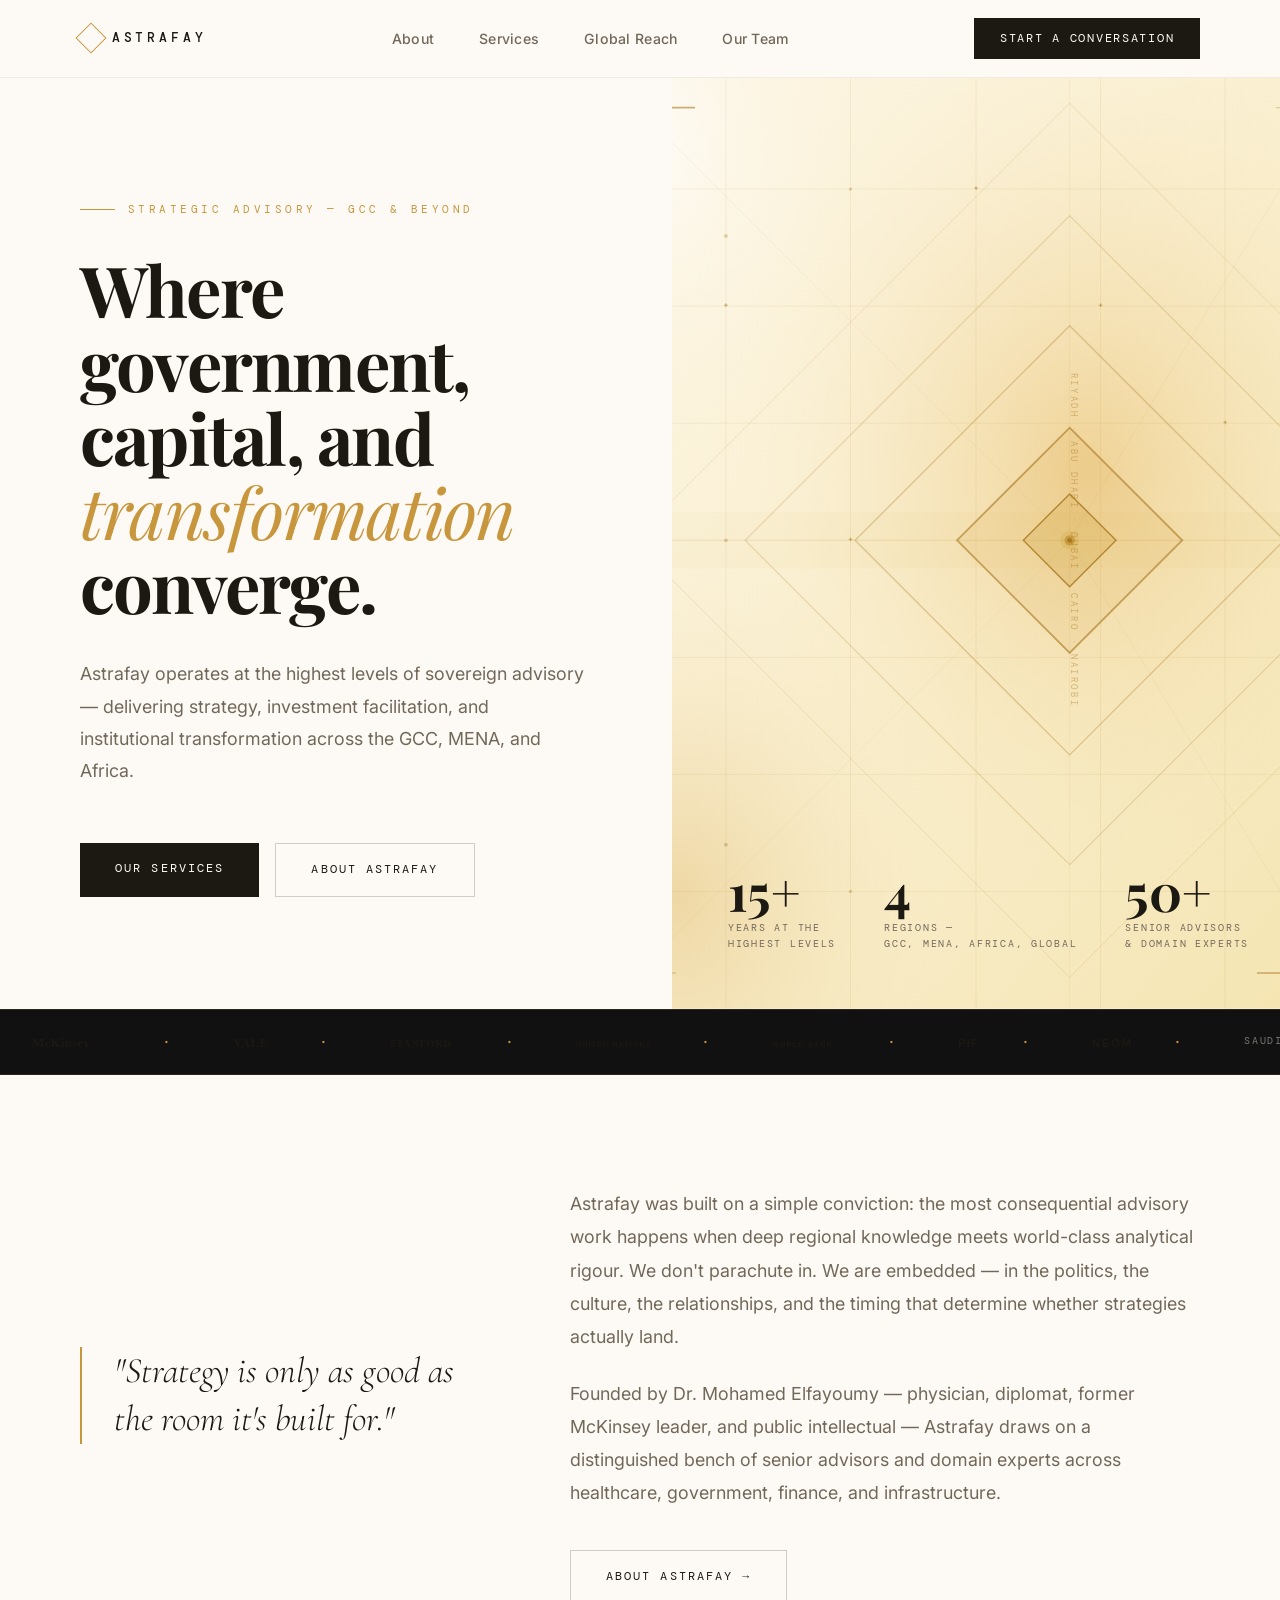
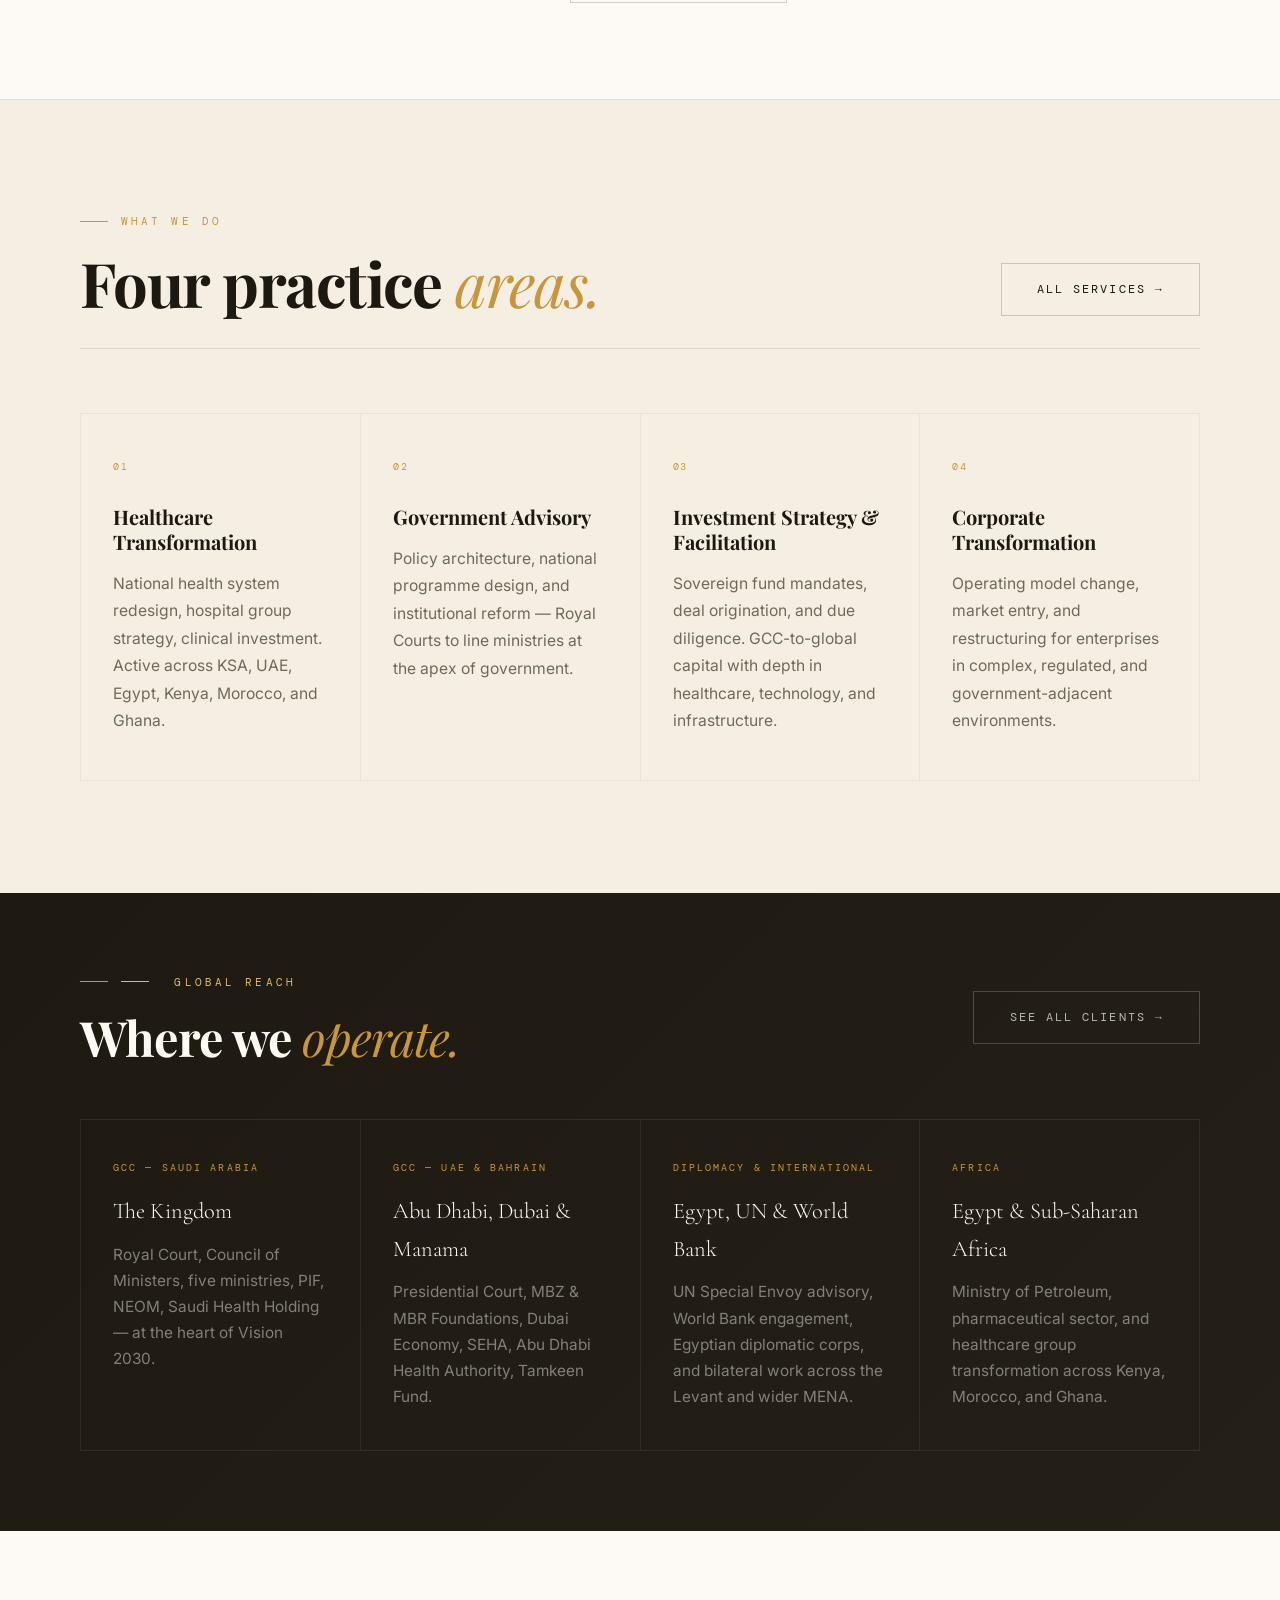
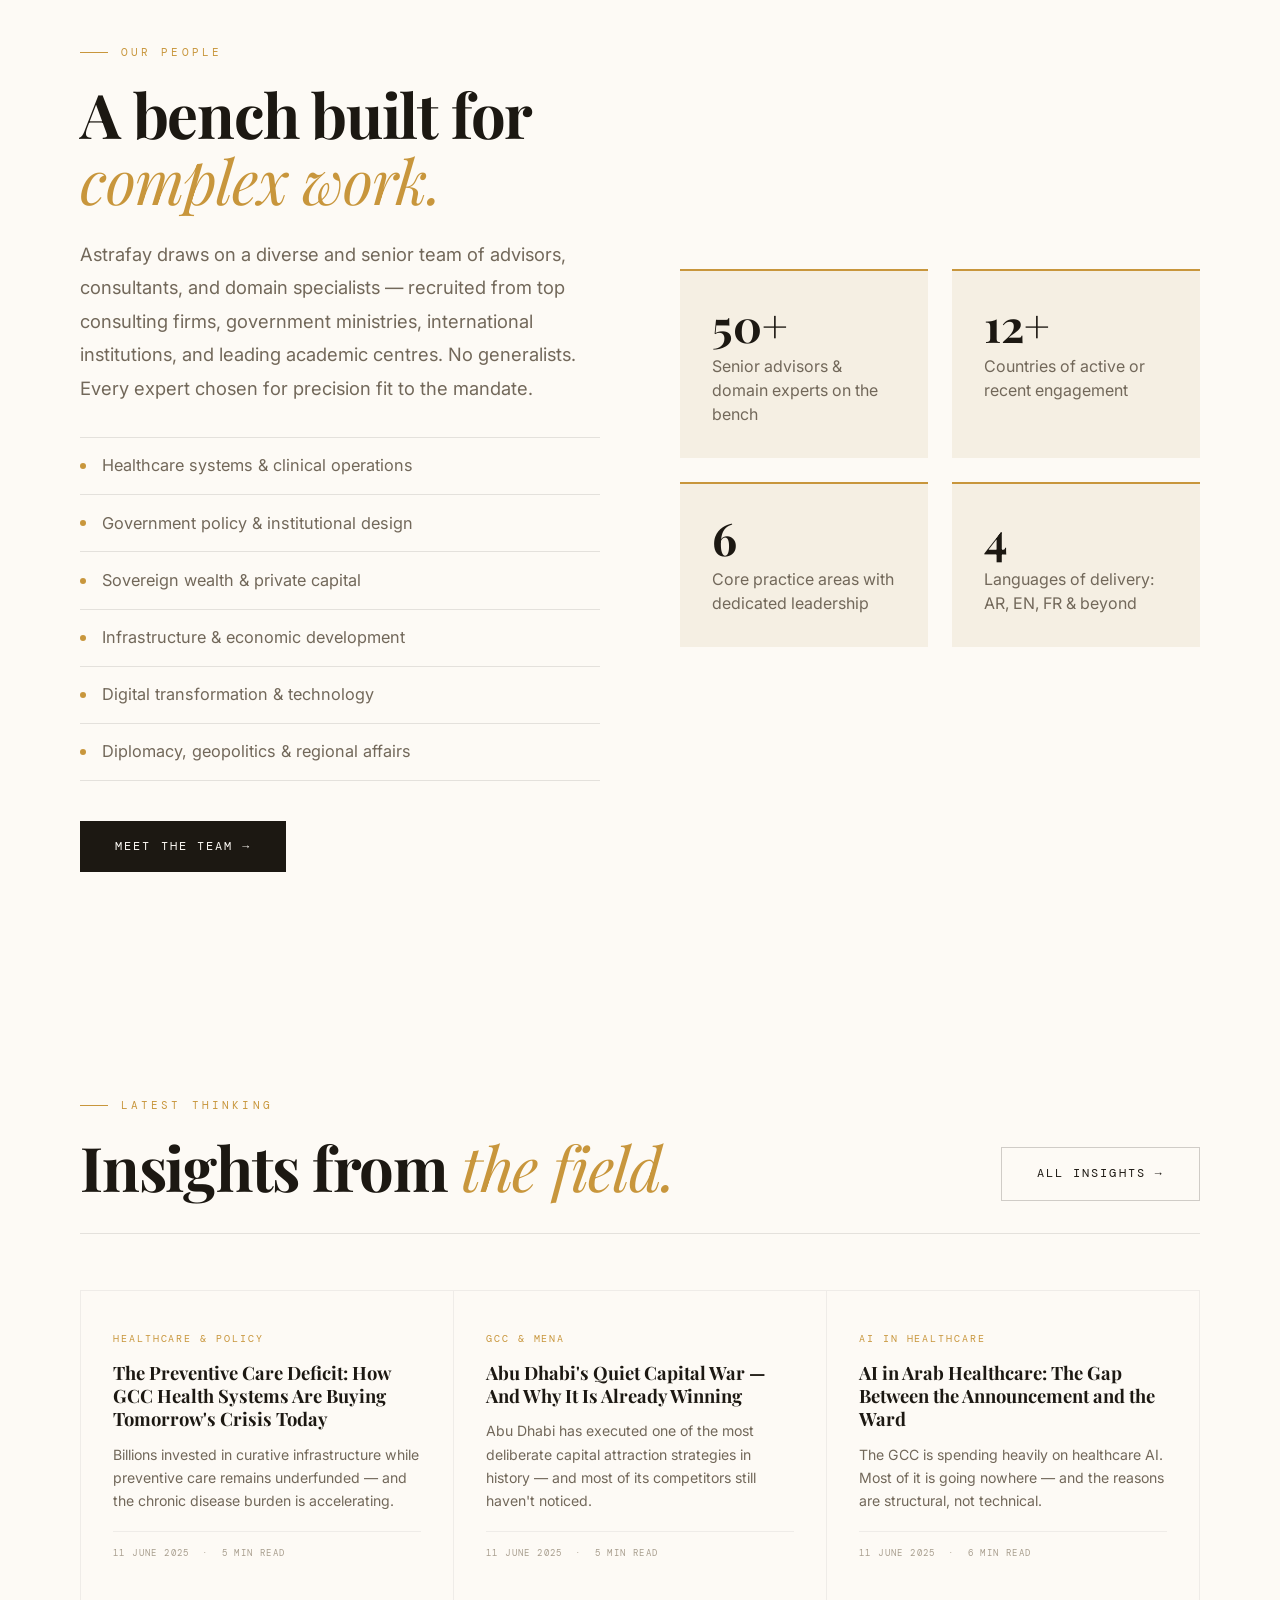
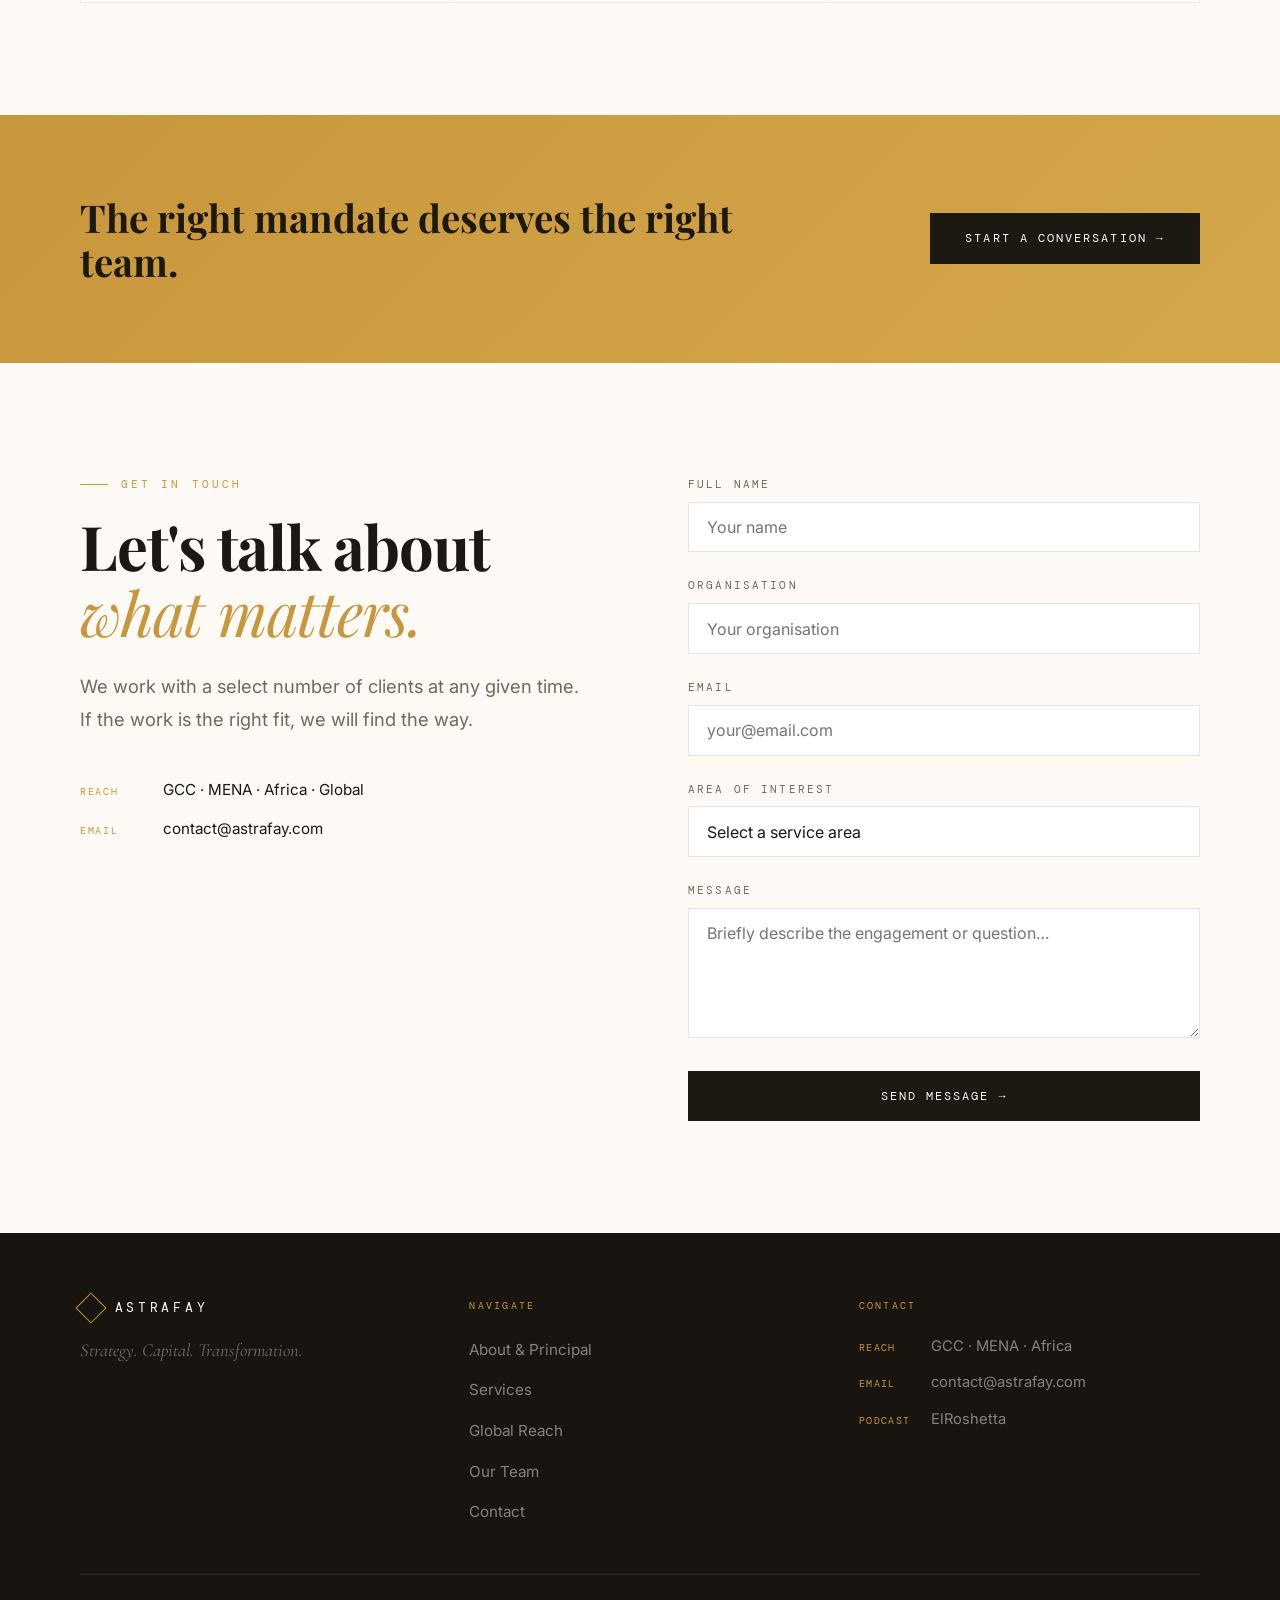
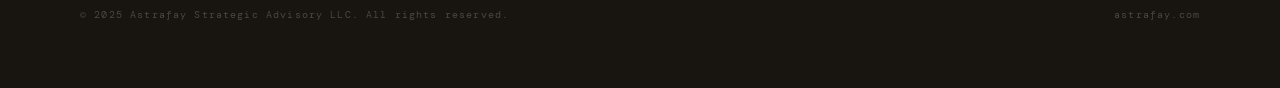
<file: index.html>
<!DOCTYPE html>
<html lang="en">
<head>
  <meta charset="UTF-8" />
  <meta name="viewport" content="width=device-width, initial-scale=1.0" />
  <title>Astrafay — Strategic Advisory</title>
  <meta name="description" content="UAE-based strategic advisory firm operating at the intersection of government, capital, and transformation across the GCC, MENA, and Africa." />
  <link rel="preconnect" href="https://fonts.googleapis.com" />
  <link rel="preconnect" href="https://fonts.gstatic.com" crossorigin />
  <link href="https://fonts.googleapis.com/css2?family=Playfair+Display:ital,wght@0,700;0,800;1,400;1,700&family=Cormorant+Garamond:ital,wght@0,300;0,400;1,300;1,400&family=DM+Mono:wght@300;400;500&family=Inter:wght@400;500;600&display=swap" rel="stylesheet" />
  <link rel="stylesheet" href="style.css" />
  <style>
    /* ── HERO ── */
    #hero {
      min-height: 100vh;
      display: grid;
      grid-template-columns: 1.05fr 0.95fr;
      grid-template-rows: 1fr;
      padding-top: 4.5rem;
      background: var(--paper);
    }
    #hero > * { min-height: calc(100vh - 4.5rem); }
    .hero-left {
      padding: 8rem 5rem 7rem 5rem;
      display: flex; flex-direction: column; justify-content: center;
      position: relative; z-index: 1;
    }
    .hero-geo {
      font-family: var(--ff-mono);
      font-size: 0.68rem; letter-spacing: 0.32em; text-transform: uppercase;
      color: var(--gold);
      display: flex; align-items: center; gap: 0.8rem;
      margin-bottom: 2.2rem;
    }
    .hero-geo::before { content:''; display:block; width:2.2rem; height:1px; background:var(--gold); }
    .hero-h1 {
      font-family: var(--ff-head);
      font-size: clamp(3.4rem, 5.5vw, 5.8rem);
      font-weight: 700; line-height: 1.05; letter-spacing: -0.025em;
      color: var(--ink); margin-bottom: 2.2rem;
    }
    .hero-h1 .italic-line { font-style: italic; font-weight: 400; color: var(--gold); }
    .hero-sub { font-size: 1.12rem; color: var(--mid); max-width: 46ch; line-height: 1.8; margin-bottom: 3.5rem; }
    .hero-actions { display: flex; gap: 1rem; flex-wrap: wrap; }
    .hero-right {
      position: relative; overflow: hidden;
      background: #f9f3e8;
      min-height: 60vh;
    }
    .hero-right-overlay { display: none; }
    .hero-abstract {
      position: absolute; inset: 0;
      width: 100%; height: 100%;
      display: block;
    }
    .hero-vertical-text {
      position: absolute; right: 2.5rem; top: 50%;
      transform: translateY(-50%) rotate(90deg);
      transform-origin: center center;
      font-family: var(--ff-mono); font-size: 0.58rem;
      letter-spacing: 0.28em; text-transform: uppercase;
      color: rgba(160,110,20,0.4); white-space: nowrap;
    }
    .hero-stat-block { position: absolute; bottom: 3.5rem; left: 3.5rem; display: flex; gap: 3rem; }
    .stat { display: flex; flex-direction: column; gap: 0.2rem; }
    .stat-num { font-family: var(--ff-head); font-size: 3.2rem; font-weight: 700; color: var(--ink); line-height: 1; }
    .stat-label { font-family: var(--ff-mono); font-size: 0.6rem; letter-spacing: 0.18em; text-transform: uppercase; color: var(--mid); }

    /* ── LOGO TICKER STRIP (dark) ── */
    .ticker-strip {
      background: #111;
      overflow: hidden; padding: 1.1rem 0;
      border-top: 1px solid rgba(201,169,110,0.15);
      border-bottom: 1px solid rgba(201,169,110,0.15);
    }
    .ticker-strip-track {
      display: flex; align-items: center;
      animation: ticker-ltr 60s linear infinite;
      white-space: nowrap; will-change: transform;
    }
    .ticker-strip-item {
      display: inline-flex; align-items: center;
      padding: 0 2rem; gap: 2rem; flex-shrink: 0;
    }
    .ticker-strip-item::after { content:'·'; color: var(--gold); font-size:1.1rem; }
    /* Inline SVG logo containers */
    .t-logo {
      height: 18px; display: inline-flex; align-items: center;
      flex-shrink: 0;
    }
    .t-logo svg { height: 18px; width: auto; fill: rgba(250,248,244,0.55); }
    .t-logo svg:hover { fill: rgba(250,248,244,0.9); }
    .t-text {
      font-family: var(--ff-mono); font-size: 0.62rem;
      letter-spacing: 0.18em; text-transform: uppercase;
      color: rgba(250,248,244,0.45); white-space: nowrap;
    }
    @keyframes ticker-ltr { from{transform:translateX(0)} to{transform:translateX(-50%)} }

    /* ── INTRO ── */
    #intro { background: var(--paper); padding: 7rem 0 6rem; }
    .intro-grid { display: grid; grid-template-columns: 1fr 1.6fr; gap: 6rem; align-items: center; }
    .intro-quote {
      font-family: var(--ff-sub); font-size: clamp(1.9rem, 2.8vw, 2.6rem);
      font-weight: 300; font-style: italic; line-height: 1.35;
      color: var(--ink); border-left: 2px solid var(--gold); padding-left: 2rem;
    }
    .intro-body { font-size: 1.12rem; color: var(--mid); line-height: 1.85; margin-bottom: 1.5rem; }

    /* ── SERVICES PREVIEW ── */
    #services-preview { background: var(--cream); padding: 7rem 0; }
    .services-preview-header {
      display: flex; align-items: flex-end; justify-content: space-between;
      margin-bottom: 4rem; padding-bottom: 2rem; border-bottom: 1px solid var(--rule);
    }
    .services-4-grid {
      display: grid; grid-template-columns: repeat(4, 1fr);
      border-top: 1px solid var(--rule-lt); border-left: 1px solid var(--rule-lt);
    }
    .svc-card {
      padding: 2.8rem 2rem; border-right: 1px solid var(--rule-lt);
      border-bottom: 1px solid var(--rule-lt); transition: background 0.25s;
      position: relative; overflow: hidden;
    }
    .svc-card::after { content:''; position:absolute; bottom:0; left:0; width:0; height:2px; background:var(--gold); transition:width 0.4s; }
    .svc-card:hover::after { width:100%; }
    .svc-card:hover { background: rgba(201,169,110,0.04); }
    .svc-num { font-family:var(--ff-mono); font-size:0.6rem; letter-spacing:0.2em; color:var(--gold); margin-bottom:1.8rem; }
    .svc-title { font-family:var(--ff-head); font-size:1.25rem; font-weight:700; line-height:1.25; margin-bottom:1rem; }
    .svc-body { font-size:0.98rem; color:var(--mid); line-height:1.75; }

    /* ── GEOGRAPHIC PRESENCE ── */
    #presence { background: linear-gradient(135deg, #1e1a11 0%, #242018 100%); padding: 5rem 0; }
    .presence-header { display:flex; align-items:center; justify-content:space-between; margin-bottom:3.5rem; }
    .geo-row { display:flex; gap:0; border-top:1px solid rgba(250,248,244,0.07); border-left:1px solid rgba(250,248,244,0.07); }
    .geo-cell { flex:1; border-right:1px solid rgba(250,248,244,0.07); border-bottom:1px solid rgba(250,248,244,0.07); padding:2.5rem 2rem; }
    .geo-region { font-family:var(--ff-mono); font-size:0.6rem; letter-spacing:0.22em; text-transform:uppercase; color:var(--gold); margin-bottom:1rem; }
    .geo-title { font-family:var(--ff-sub); font-size:1.4rem; font-weight:300; color:var(--paper); margin-bottom:0.75rem; }
    .geo-body { font-size:0.96rem; color:rgba(250,248,244,0.45); line-height:1.7; }

    /* ── TEAM TEASER ── */
    #team-teaser { background: var(--paper); padding: 7rem 0; }
    .team-grid { display:grid; grid-template-columns:1fr 1fr; gap:5rem; align-items:center; }
    .team-right { display:grid; grid-template-columns:1fr 1fr; gap:1.5rem; }
    .team-stat-card { background:var(--cream); padding:2rem; border-top:2px solid var(--gold); }
    .team-stat-num { font-family:var(--ff-head); font-size:2.8rem; font-weight:700; color:var(--ink); line-height:1; margin-bottom:0.4rem; }
    .team-stat-label { font-size:1rem; color:var(--mid); line-height:1.5; }
    .expertise-list { display:flex; flex-direction:column; gap:0; margin-top:2rem; border-top:1px solid var(--rule); }
    .expertise-item { display:flex; align-items:center; gap:1rem; padding:0.9rem 0; border-bottom:1px solid var(--rule); font-size:1.02rem; color:var(--mid); }
    .expertise-item::before { content:''; width:6px; height:6px; background:var(--gold); border-radius:50%; flex-shrink:0; }

    /* ── CTA BAND ── */
    #cta-band { background: linear-gradient(135deg, #c8963c 0%, #d4a84a 100%); padding: 5rem 0; }
    .cta-inner { display:flex; align-items:center; justify-content:space-between; gap:3rem; }
    .cta-text { font-family:var(--ff-head); font-size:clamp(1.8rem,3vw,2.8rem); font-weight:700; color:var(--ink); max-width:30ch; line-height:1.15; }

    /* ── RESPONSIVE ── */
    @media (max-width: 1100px) {
      #hero { grid-template-columns: 1fr; }
      .hero-left { padding: 8rem 2rem 5rem; }
      .hero-right { min-height: 55vh; }
      .intro-grid { grid-template-columns: 1fr; gap: 3rem; }
      .services-4-grid { grid-template-columns: 1fr 1fr; }
      .geo-row { flex-wrap: wrap; }
      .geo-cell { flex: 0 0 50%; }
      .team-grid { grid-template-columns: 1fr; }
      .principal-grid { grid-template-columns: 1fr; }
      .principal-photo-frame { max-width: 340px; }
      .cta-inner { flex-direction: column; text-align: center; }
    }
    @media (max-width: 640px) {
      .hero-stat-block { flex-direction: column; gap: 1.5rem; bottom: 2rem; left: 2rem; }
      .services-4-grid { grid-template-columns: 1fr; }
      .team-right { grid-template-columns: 1fr 1fr; }
      .geo-cell { flex: 0 0 100%; }
    }
  </style>
</head>
<body>

<!-- NAV -->
<nav id="main-nav">
  <a href="index.html" class="nav-logo"><span class="nav-logo-mark"></span>Astrafay</a>
  <ul class="nav-links">
    <li><a href="about/index.html">About</a></li>
    <li><a href="services/index.html">Services</a></li>
    <li><a href="clients/index.html">Global Reach</a></li>
    <li><a href="team/index.html">Our Team</a></li>
  </ul>
  <a href="#contact" class="nav-cta">Start a Conversation</a>
</nav>

<!-- HERO -->
<section id="hero">
  <div class="hero-left">
    <div class="hero-geo">Strategic Advisory &mdash; GCC &amp; Beyond</div>
    <h1 class="hero-h1">
      Where<br>
      government,<br>
      capital, and<br>
      <span class="italic-line">transformation</span><br>
      converge.
    </h1>
    <p class="hero-sub">
      Astrafay operates at the highest levels of sovereign advisory — delivering strategy, investment facilitation, and institutional transformation across the GCC, MENA, and Africa.
    </p>
    <div class="hero-actions">
      <a href="services/index.html" class="btn btn-dark">Our Services</a>
      <a href="about/index.html" class="btn btn-outline">About Astrafay</a>
    </div>
  </div>
  <div class="hero-right">
    <!-- Abstract geometric composition instead of photo -->
    <svg class="hero-abstract" viewBox="0 0 800 1000" xmlns="http://www.w3.org/2000/svg" preserveAspectRatio="xMidYMid slice">
      <defs>
        <!-- Warm cream base with gold blooms -->
        <linearGradient id="bg" x1="0%" y1="0%" x2="100%" y2="100%">
          <stop offset="0%"   stop-color="#fdf6e8"/>
          <stop offset="55%"  stop-color="#f9eecc"/>
          <stop offset="100%" stop-color="#f4e4b0"/>
        </linearGradient>
        <!-- Gold bloom centre-right -->
        <radialGradient id="bloom1" cx="65%" cy="42%" r="50%">
          <stop offset="0%"   stop-color="#e8bc6a" stop-opacity="0.55"/>
          <stop offset="100%" stop-color="#f9eecc" stop-opacity="0"/>
        </radialGradient>
        <!-- Soft amber bloom bottom-left -->
        <radialGradient id="bloom2" cx="10%" cy="88%" r="40%">
          <stop offset="0%"   stop-color="#d4a040" stop-opacity="0.3"/>
          <stop offset="100%" stop-color="#f9eecc" stop-opacity="0"/>
        </radialGradient>
        <!-- Ivory soft bloom top-left -->
        <radialGradient id="bloom3" cx="5%" cy="8%" r="38%">
          <stop offset="0%"   stop-color="#ffffff" stop-opacity="0.7"/>
          <stop offset="100%" stop-color="#f9eecc" stop-opacity="0"/>
        </radialGradient>
      </defs>

      <!-- Base -->
      <rect width="800" height="1000" fill="url(#bg)"/>
      <rect width="800" height="1000" fill="url(#bloom1)"/>
      <rect width="800" height="1000" fill="url(#bloom2)"/>
      <rect width="800" height="1000" fill="url(#bloom3)"/>

      <!-- Fine grid — dark gold on light background, clearly visible -->
      <g stroke="rgba(160,110,20,0.12)" stroke-width="0.75">
        <line x1="0" y1="125" x2="800" y2="125"/>
        <line x1="0" y1="250" x2="800" y2="250"/>
        <line x1="0" y1="375" x2="800" y2="375"/>
        <line x1="0" y1="500" x2="800" y2="500"/>
        <line x1="0" y1="625" x2="800" y2="625"/>
        <line x1="0" y1="750" x2="800" y2="750"/>
        <line x1="0" y1="875" x2="800" y2="875"/>
        <line x1="133" y1="0" x2="133" y2="1000"/>
        <line x1="266" y1="0" x2="266" y2="1000"/>
        <line x1="400" y1="0" x2="400" y2="1000"/>
        <line x1="533" y1="0" x2="533" y2="1000"/>
        <line x1="666" y1="0" x2="666" y2="1000"/>
      </g>

      <!-- Concentric diamonds — rich amber/gold on cream, very visible -->
      <rect x="170" y="170" width="660" height="660"
            fill="none" stroke="rgba(160,110,20,0.15)" stroke-width="1"
            transform="rotate(45 500 500)"/>
      <rect x="255" y="255" width="490" height="490"
            fill="none" stroke="rgba(160,110,20,0.22)" stroke-width="1.2"
            transform="rotate(45 500 500)"/>
      <rect x="338" y="338" width="324" height="324"
            fill="none" stroke="rgba(160,110,20,0.30)" stroke-width="1.5"
            transform="rotate(45 500 500)"/>
      <!-- Inner diamond — filled with warm gold -->
      <rect x="415" y="415" width="170" height="170"
            fill="rgba(200,150,40,0.10)" stroke="rgba(160,110,20,0.55)" stroke-width="2"
            transform="rotate(45 500 500)"/>
      <!-- Innermost tiny diamond -->
      <rect x="465" y="465" width="70" height="70"
            fill="rgba(200,150,40,0.20)" stroke="rgba(160,110,20,0.75)" stroke-width="1.5"
            transform="rotate(45 500 500)"/>

      <!-- Centre dot cluster -->
      <circle cx="500" cy="500" r="10"  fill="rgba(200,150,40,0.18)"/>
      <circle cx="500" cy="500" r="5.5" fill="rgba(180,130,30,0.55)"/>
      <circle cx="500" cy="500" r="2.5" fill="#a87820"/>

      <!-- Diagonal rays -->
      <g stroke="rgba(160,110,20,0.09)" stroke-width="0.75">
        <line x1="500" y1="500" x2="0"   y2="0"/>
        <line x1="500" y1="500" x2="800" y2="0"/>
        <line x1="500" y1="500" x2="0"   y2="1000"/>
        <line x1="500" y1="500" x2="800" y2="1000"/>
        <line x1="500" y1="500" x2="0"   y2="500"/>
        <line x1="500" y1="500" x2="800" y2="500"/>
        <line x1="500" y1="500" x2="500" y2="0"/>
        <line x1="500" y1="500" x2="500" y2="1000"/>
      </g>

      <!-- Corner brackets — top-left -->
      <path d="M38 38 L38 100 M38 38 L100 38"
            stroke="rgba(160,110,20,0.55)" stroke-width="2" fill="none"/>
      <!-- Corner brackets — bottom-right -->
      <path d="M762 962 L762 900 M762 962 L700 962"
            stroke="rgba(160,110,20,0.40)" stroke-width="2" fill="none"/>
      <!-- Corner brackets — top-right (lighter) -->
      <path d="M762 38 L762 80 M762 38 L720 38"
            stroke="rgba(160,110,20,0.25)" stroke-width="1.5" fill="none"/>
      <!-- Corner brackets — bottom-left (lighter) -->
      <path d="M38 962 L38 920 M38 962 L80 962"
            stroke="rgba(160,110,20,0.25)" stroke-width="1.5" fill="none"/>

      <!-- Dot field — scattered across left half -->
      <g fill="rgba(160,110,20,0.30)">
        <circle cx="66"  cy="100" r="2.5"/>
        <circle cx="66"  cy="250" r="2.5"/>
        <circle cx="66"  cy="400" r="2.5"/>
        <circle cx="66"  cy="600" r="2.5"/>
        <circle cx="66"  cy="750" r="2.5"/>
        <circle cx="66"  cy="900" r="2.5"/>
        <circle cx="133" cy="175" r="2"/>
        <circle cx="133" cy="500" r="2"/>
        <circle cx="133" cy="825" r="2"/>
        <circle cx="266" cy="125" r="1.8"/>
        <circle cx="266" cy="875" r="1.8"/>
      </g>

      <!-- Grid intersection ticks -->
      <g stroke="rgba(160,110,20,0.45)" stroke-width="1.2">
        <line x1="131" y1="249" x2="135" y2="249"/> <line x1="133" y1="247" x2="133" y2="251"/>
        <line x1="398" y1="124" x2="402" y2="124"/> <line x1="400" y1="122" x2="400" y2="126"/>
        <line x1="664" y1="374" x2="668" y2="374"/> <line x1="666" y1="372" x2="666" y2="376"/>
        <line x1="264" y1="499" x2="268" y2="499"/> <line x1="266" y1="497" x2="266" y2="501"/>
        <line x1="531" y1="249" x2="535" y2="249"/> <line x1="533" y1="247" x2="533" y2="251"/>
      </g>

      <!-- Subtle horizontal band across centre — adds depth -->
      <rect x="0" y="470" width="800" height="60"
            fill="rgba(200,150,40,0.04)"/>
    </svg>
    <div class="hero-right-overlay"></div>
    <div class="hero-vertical-text">Riyadh &middot; Abu Dhabi &middot; Dubai &middot; Cairo &middot; Nairobi</div>
    <div class="hero-stat-block">
      <div class="stat">
        <span class="stat-num">15+</span>
        <span class="stat-label">Years at the<br>highest levels</span>
      </div>
      <div class="stat">
        <span class="stat-num">4</span>
        <span class="stat-label">Regions —<br>GCC, MENA, Africa, Global</span>
      </div>
      <div class="stat">
        <span class="stat-num">50+</span>
        <span class="stat-label">Senior advisors<br>&amp; domain experts</span>
      </div>
    </div>
  </div>
</section>

<!-- LOGO TICKER STRIP — credentials + clients -->
<div class="ticker-strip">
  <div class="ticker-strip-track">

    <!-- McKinsey wordmark SVG -->
    <span class="ticker-strip-item">
      <span class="t-logo">
        <svg viewBox="0 0 200 36" xmlns="http://www.w3.org/2000/svg">
          <text x="0" y="28" font-family="Georgia,serif" font-size="26" font-weight="bold" letter-spacing="0.5" fill="currentColor">McKinsey</text>
        </svg>
      </span>
    </span>

    <!-- Yale wordmark -->
    <span class="ticker-strip-item">
      <span class="t-logo">
        <svg viewBox="0 0 100 32" xmlns="http://www.w3.org/2000/svg">
          <text x="0" y="24" font-family="Georgia,serif" font-size="22" font-weight="bold" letter-spacing="1" fill="currentColor">YALE</text>
        </svg>
      </span>
    </span>

    <!-- Stanford wordmark -->
    <span class="ticker-strip-item">
      <span class="t-logo">
        <svg viewBox="0 0 150 32" xmlns="http://www.w3.org/2000/svg">
          <text x="0" y="24" font-family="Georgia,serif" font-size="18" font-weight="bold" letter-spacing="1.5" fill="currentColor">STANFORD</text>
        </svg>
      </span>
    </span>

    <!-- United Nations emblem-style mark -->
    <span class="ticker-strip-item">
      <span class="t-logo">
        <svg viewBox="0 0 170 32" xmlns="http://www.w3.org/2000/svg">
          <text x="0" y="24" font-family="Arial,sans-serif" font-size="13" font-weight="700" letter-spacing="1.8" fill="currentColor">UNITED NATIONS</text>
        </svg>
      </span>
    </span>

    <!-- World Bank -->
    <span class="ticker-strip-item">
      <span class="t-logo">
        <svg viewBox="0 0 150 32" xmlns="http://www.w3.org/2000/svg">
          <text x="0" y="24" font-family="Arial,sans-serif" font-size="13" font-weight="700" letter-spacing="1.8" fill="currentColor">WORLD BANK</text>
        </svg>
      </span>
    </span>

    <!-- PIF -->
    <span class="ticker-strip-item">
      <span class="t-logo">
        <svg viewBox="0 0 60 32" xmlns="http://www.w3.org/2000/svg">
          <text x="0" y="24" font-family="Arial,sans-serif" font-size="20" font-weight="900" letter-spacing="2" fill="currentColor">PIF</text>
        </svg>
      </span>
    </span>

    <!-- NEOM -->
    <span class="ticker-strip-item">
      <span class="t-logo">
        <svg viewBox="0 0 90 32" xmlns="http://www.w3.org/2000/svg">
          <text x="0" y="24" font-family="Arial,sans-serif" font-size="20" font-weight="900" letter-spacing="3" fill="currentColor">NEOM</text>
        </svg>
      </span>
    </span>

    <span class="ticker-strip-item"><span class="t-text">Saudi Royal Court</span></span>
    <span class="ticker-strip-item"><span class="t-text">Council of Ministers</span></span>
    <span class="ticker-strip-item"><span class="t-text">Abu Dhabi Presidential Court</span></span>
    <span class="ticker-strip-item"><span class="t-text">MBZ Foundation</span></span>
    <span class="ticker-strip-item"><span class="t-text">MBR Foundation</span></span>
    <span class="ticker-strip-item"><span class="t-text">Dubai Economy &amp; Tourism</span></span>
    <span class="ticker-strip-item"><span class="t-text">SEHA</span></span>

    <!-- ElRoshetta podcast -->
    <span class="ticker-strip-item">
      <span class="t-logo">
        <svg viewBox="0 0 160 32" xmlns="http://www.w3.org/2000/svg">
          <circle cx="10" cy="16" r="8" fill="none" stroke="currentColor" stroke-width="1.5"/>
          <circle cx="10" cy="16" r="3" fill="currentColor"/>
          <line x1="18" y1="16" x2="22" y2="16" stroke="currentColor" stroke-width="1.5"/>
          <text x="26" y="21" font-family="Georgia,serif" font-size="16" font-style="italic" fill="currentColor">ElRoshetta</text>
        </svg>
      </span>
    </span>

    <span class="ticker-strip-item"><span class="t-text">Al-Ahram</span></span>
    <span class="ticker-strip-item"><span class="t-text">ThePundit.org</span></span>

    <!-- DUPLICATE for seamless loop -->
    <span class="ticker-strip-item">
      <span class="t-logo">
        <svg viewBox="0 0 200 36" xmlns="http://www.w3.org/2000/svg">
          <text x="0" y="28" font-family="Georgia,serif" font-size="26" font-weight="bold" letter-spacing="0.5" fill="currentColor">McKinsey</text>
        </svg>
      </span>
    </span>
    <span class="ticker-strip-item">
      <span class="t-logo">
        <svg viewBox="0 0 100 32" xmlns="http://www.w3.org/2000/svg">
          <text x="0" y="24" font-family="Georgia,serif" font-size="22" font-weight="bold" letter-spacing="1" fill="currentColor">YALE</text>
        </svg>
      </span>
    </span>
    <span class="ticker-strip-item">
      <span class="t-logo">
        <svg viewBox="0 0 150 32" xmlns="http://www.w3.org/2000/svg">
          <text x="0" y="24" font-family="Georgia,serif" font-size="18" font-weight="bold" letter-spacing="1.5" fill="currentColor">STANFORD</text>
        </svg>
      </span>
    </span>
    <span class="ticker-strip-item">
      <span class="t-logo">
        <svg viewBox="0 0 170 32" xmlns="http://www.w3.org/2000/svg">
          <text x="0" y="24" font-family="Arial,sans-serif" font-size="13" font-weight="700" letter-spacing="1.8" fill="currentColor">UNITED NATIONS</text>
        </svg>
      </span>
    </span>
    <span class="ticker-strip-item">
      <span class="t-logo">
        <svg viewBox="0 0 150 32" xmlns="http://www.w3.org/2000/svg">
          <text x="0" y="24" font-family="Arial,sans-serif" font-size="13" font-weight="700" letter-spacing="1.8" fill="currentColor">WORLD BANK</text>
        </svg>
      </span>
    </span>
    <span class="ticker-strip-item">
      <span class="t-logo">
        <svg viewBox="0 0 60 32" xmlns="http://www.w3.org/2000/svg">
          <text x="0" y="24" font-family="Arial,sans-serif" font-size="20" font-weight="900" letter-spacing="2" fill="currentColor">PIF</text>
        </svg>
      </span>
    </span>
    <span class="ticker-strip-item">
      <span class="t-logo">
        <svg viewBox="0 0 90 32" xmlns="http://www.w3.org/2000/svg">
          <text x="0" y="24" font-family="Arial,sans-serif" font-size="20" font-weight="900" letter-spacing="3" fill="currentColor">NEOM</text>
        </svg>
      </span>
    </span>
    <span class="ticker-strip-item"><span class="t-text">Saudi Royal Court</span></span>
    <span class="ticker-strip-item"><span class="t-text">Council of Ministers</span></span>
    <span class="ticker-strip-item"><span class="t-text">Abu Dhabi Presidential Court</span></span>
    <span class="ticker-strip-item"><span class="t-text">MBZ Foundation</span></span>
    <span class="ticker-strip-item"><span class="t-text">MBR Foundation</span></span>
    <span class="ticker-strip-item"><span class="t-text">Dubai Economy &amp; Tourism</span></span>
    <span class="ticker-strip-item"><span class="t-text">SEHA</span></span>
    <span class="ticker-strip-item">
      <span class="t-logo">
        <svg viewBox="0 0 160 32" xmlns="http://www.w3.org/2000/svg">
          <circle cx="10" cy="16" r="8" fill="none" stroke="currentColor" stroke-width="1.5"/>
          <circle cx="10" cy="16" r="3" fill="currentColor"/>
          <line x1="18" y1="16" x2="22" y2="16" stroke="currentColor" stroke-width="1.5"/>
          <text x="26" y="21" font-family="Georgia,serif" font-size="16" font-style="italic" fill="currentColor">ElRoshetta</text>
        </svg>
      </span>
    </span>
    <span class="ticker-strip-item"><span class="t-text">Al-Ahram</span></span>
    <span class="ticker-strip-item"><span class="t-text">ThePundit.org</span></span>
  </div>
</div>

<!-- INTRO STATEMENT -->
<section id="intro">
  <div class="wrap">
    <div class="intro-grid">
      <div class="fade-up">
        <blockquote class="intro-quote">
          "Strategy is only as good as the room it's built for."
        </blockquote>
      </div>
      <div class="fade-up">
        <p class="intro-body">
          Astrafay was built on a simple conviction: the most consequential advisory work happens when deep regional knowledge meets world-class analytical rigour. We don't parachute in. We are embedded — in the politics, the culture, the relationships, and the timing that determine whether strategies actually land.
        </p>
        <p class="intro-body">
          Founded by Dr. Mohamed Elfayoumy — physician, diplomat, former McKinsey leader, and public intellectual — Astrafay draws on a distinguished bench of senior advisors and domain experts across healthcare, government, finance, and infrastructure.
        </p>
        <a href="about/index.html" class="btn btn-outline" style="margin-top:1rem;">About Astrafay &rarr;</a>
      </div>
    </div>
  </div>
</section>

<hr class="rule-line" />

<!-- SERVICES PREVIEW -->
<section id="services-preview">
  <div class="wrap">
    <div class="services-preview-header fade-up">
      <div>
        <div class="eyebrow">What We Do</div>
        <h2 class="display">Four practice <em>areas.</em></h2>
      </div>
      <a href="services/index.html" class="btn btn-outline">All Services &rarr;</a>
    </div>
    <div class="services-4-grid fade-up">
      <div class="svc-card">
        <div class="svc-num">01</div>
        <h3 class="svc-title">Healthcare Transformation</h3>
        <p class="svc-body">National health system redesign, hospital group strategy, clinical investment. Active across KSA, UAE, Egypt, Kenya, Morocco, and Ghana.</p>
      </div>
      <div class="svc-card">
        <div class="svc-num">02</div>
        <h3 class="svc-title">Government Advisory</h3>
        <p class="svc-body">Policy architecture, national programme design, and institutional reform — Royal Courts to line ministries at the apex of government.</p>
      </div>
      <div class="svc-card">
        <div class="svc-num">03</div>
        <h3 class="svc-title">Investment Strategy &amp; Facilitation</h3>
        <p class="svc-body">Sovereign fund mandates, deal origination, and due diligence. GCC-to-global capital with depth in healthcare, technology, and infrastructure.</p>
      </div>
      <div class="svc-card">
        <div class="svc-num">04</div>
        <h3 class="svc-title">Corporate Transformation</h3>
        <p class="svc-body">Operating model change, market entry, and restructuring for enterprises in complex, regulated, and government-adjacent environments.</p>
      </div>
    </div>
  </div>
</section>

<!-- GEOGRAPHIC PRESENCE -->
<section id="presence">
  <div class="wrap">
    <div class="presence-header fade-up">
      <div>
        <div class="eyebrow" style="color:var(--gold-lt);">
          <span style="display:block;width:1.75rem;height:1px;background:var(--gold-lt);flex-shrink:0;margin-right:0.8rem;"></span>
          Global Reach
        </div>
        <h2 class="display" style="color:var(--paper);font-size:clamp(2.4rem,3.8vw,3.6rem);">Where we <em>operate.</em></h2>
      </div>
      <a href="clients/index.html" class="btn" style="background:transparent;border:1px solid rgba(250,248,244,0.2);color:rgba(250,248,244,0.7);">See All Clients &rarr;</a>
    </div>
    <div class="geo-row fade-up">
      <div class="geo-cell">
        <div class="geo-region">GCC &mdash; Saudi Arabia</div>
        <div class="geo-title">The Kingdom</div>
        <div class="geo-body">Royal Court, Council of Ministers, five ministries, PIF, NEOM, Saudi Health Holding — at the heart of Vision 2030.</div>
      </div>
      <div class="geo-cell">
        <div class="geo-region">GCC &mdash; UAE &amp; Bahrain</div>
        <div class="geo-title">Abu Dhabi, Dubai &amp; Manama</div>
        <div class="geo-body">Presidential Court, MBZ &amp; MBR Foundations, Dubai Economy, SEHA, Abu Dhabi Health Authority, Tamkeen Fund.</div>
      </div>
      <div class="geo-cell">
        <div class="geo-region">Diplomacy &amp; International</div>
        <div class="geo-title">Egypt, UN &amp; World Bank</div>
        <div class="geo-body">UN Special Envoy advisory, World Bank engagement, Egyptian diplomatic corps, and bilateral work across the Levant and wider MENA.</div>
      </div>
      <div class="geo-cell">
        <div class="geo-region">Africa</div>
        <div class="geo-title">Egypt &amp; Sub-Saharan Africa</div>
        <div class="geo-body">Ministry of Petroleum, pharmaceutical sector, and healthcare group transformation across Kenya, Morocco, and Ghana.</div>
      </div>
    </div>
  </div>
</section>

<!-- TEAM TEASER -->
<section id="team-teaser">
  <div class="wrap">
    <div class="team-grid">
      <div class="fade-up">
        <div class="eyebrow">Our People</div>
        <h2 class="display" style="margin-bottom:1.5rem;">A bench built for <em>complex work.</em></h2>
        <p class="body-lg" style="margin-bottom:2rem;">
          Astrafay draws on a diverse and senior team of advisors, consultants, and domain specialists — recruited from top consulting firms, government ministries, international institutions, and leading academic centres. No generalists. Every expert chosen for precision fit to the mandate.
        </p>
        <div class="expertise-list">
          <div class="expertise-item">Healthcare systems &amp; clinical operations</div>
          <div class="expertise-item">Government policy &amp; institutional design</div>
          <div class="expertise-item">Sovereign wealth &amp; private capital</div>
          <div class="expertise-item">Infrastructure &amp; economic development</div>
          <div class="expertise-item">Digital transformation &amp; technology</div>
          <div class="expertise-item">Diplomacy, geopolitics &amp; regional affairs</div>
        </div>
        <a href="team/index.html" style="margin-top:2.5rem;display:inline-block;" class="btn btn-dark">Meet the Team &rarr;</a>
      </div>
      <div class="team-right fade-up">
        <div class="team-stat-card">
          <div class="team-stat-num">50+</div>
          <div class="team-stat-label">Senior advisors &amp; domain experts on the bench</div>
        </div>
        <div class="team-stat-card">
          <div class="team-stat-num">12+</div>
          <div class="team-stat-label">Countries of active or recent engagement</div>
        </div>
        <div class="team-stat-card">
          <div class="team-stat-num">6</div>
          <div class="team-stat-label">Core practice areas with dedicated leadership</div>
        </div>
        <div class="team-stat-card">
          <div class="team-stat-num">4</div>
          <div class="team-stat-label">Languages of delivery: AR, EN, FR &amp; beyond</div>
        </div>
      </div>
    </div>
  </div>
</section>

<!-- INSIGHTS_TEASER_START -->
<section style="background:var(--paper);padding:7rem 0;">
  <div class="wrap">
    <div style="display:flex;align-items:flex-end;justify-content:space-between;margin-bottom:3.5rem;padding-bottom:2rem;border-bottom:1px solid var(--rule);">
      <div><div class="eyebrow">Latest Thinking</div><h2 class="display">Insights from <em>the field.</em></h2></div>
      <a href="insights/index.html" class="btn btn-outline" style="flex-shrink:0;">All Insights &rarr;</a>
    </div>
    <div style="display:grid;grid-template-columns:repeat(3,1fr);border-top:1px solid var(--rule-lt);border-left:1px solid var(--rule-lt);">
        <a href="insights/gcc-preventive-care-deficit.html" style="display:flex;flex-direction:column;padding:2.5rem 2rem;border-right:1px solid var(--rule-lt);border-bottom:1px solid var(--rule-lt);text-decoration:none;color:inherit;position:relative;overflow:hidden;transition:background 0.2s;" onmouseenter="this.style.background='rgba(200,150,60,0.03)'" onmouseleave="this.style.background=''">
          <div style="font-family:var(--ff-mono);font-size:0.6rem;letter-spacing:0.2em;text-transform:uppercase;color:var(--gold);margin-bottom:0.9rem;">Healthcare & Policy</div>
          <div style="font-family:var(--ff-head);font-size:1.15rem;font-weight:700;line-height:1.25;color:var(--ink);margin-bottom:0.75rem;flex:1;">The Preventive Care Deficit: How GCC Health Systems Are Buying Tomorrow's Crisis Today</div>
          <div style="font-size:0.88rem;color:var(--mid);line-height:1.65;margin-bottom:1.2rem;">Billions invested in curative infrastructure while preventive care remains underfunded — and the chronic disease burden is accelerating.</div>
          <div style="font-family:var(--ff-mono);font-size:0.58rem;letter-spacing:0.15em;text-transform:uppercase;color:var(--light);border-top:1px solid var(--rule-lt);padding-top:0.85rem;">11 June 2025 &nbsp;&middot;&nbsp; 5 min read</div>
        </a>
        <a href="insights/abu-dhabi-capital-war.html" style="display:flex;flex-direction:column;padding:2.5rem 2rem;border-right:1px solid var(--rule-lt);border-bottom:1px solid var(--rule-lt);text-decoration:none;color:inherit;position:relative;overflow:hidden;transition:background 0.2s;" onmouseenter="this.style.background='rgba(200,150,60,0.03)'" onmouseleave="this.style.background=''">
          <div style="font-family:var(--ff-mono);font-size:0.6rem;letter-spacing:0.2em;text-transform:uppercase;color:var(--gold);margin-bottom:0.9rem;">GCC & MENA</div>
          <div style="font-family:var(--ff-head);font-size:1.15rem;font-weight:700;line-height:1.25;color:var(--ink);margin-bottom:0.75rem;flex:1;">Abu Dhabi's Quiet Capital War — And Why It Is Already Winning</div>
          <div style="font-size:0.88rem;color:var(--mid);line-height:1.65;margin-bottom:1.2rem;">Abu Dhabi has executed one of the most deliberate capital attraction strategies in history — and most of its competitors still haven't noticed.</div>
          <div style="font-family:var(--ff-mono);font-size:0.58rem;letter-spacing:0.15em;text-transform:uppercase;color:var(--light);border-top:1px solid var(--rule-lt);padding-top:0.85rem;">11 June 2025 &nbsp;&middot;&nbsp; 5 min read</div>
        </a>
        <a href="insights/ai-arab-healthcare-implementation-gap.html" style="display:flex;flex-direction:column;padding:2.5rem 2rem;border-right:1px solid var(--rule-lt);border-bottom:1px solid var(--rule-lt);text-decoration:none;color:inherit;position:relative;overflow:hidden;transition:background 0.2s;" onmouseenter="this.style.background='rgba(200,150,60,0.03)'" onmouseleave="this.style.background=''">
          <div style="font-family:var(--ff-mono);font-size:0.6rem;letter-spacing:0.2em;text-transform:uppercase;color:var(--gold);margin-bottom:0.9rem;">AI in Healthcare</div>
          <div style="font-family:var(--ff-head);font-size:1.15rem;font-weight:700;line-height:1.25;color:var(--ink);margin-bottom:0.75rem;flex:1;">AI in Arab Healthcare: The Gap Between the Announcement and the Ward</div>
          <div style="font-size:0.88rem;color:var(--mid);line-height:1.65;margin-bottom:1.2rem;">The GCC is spending heavily on healthcare AI. Most of it is going nowhere — and the reasons are structural, not technical.</div>
          <div style="font-family:var(--ff-mono);font-size:0.58rem;letter-spacing:0.15em;text-transform:uppercase;color:var(--light);border-top:1px solid var(--rule-lt);padding-top:0.85rem;">11 June 2025 &nbsp;&middot;&nbsp; 6 min read</div>
        </a>
    </div>
  </div>
</section>
<!-- INSIGHTS_TEASER_END -->

<!-- CTA BAND -->
<section id="cta-band">
  <div class="wrap">
    <div class="cta-inner">
      <h2 class="cta-text">The right mandate deserves the right team.</h2>
      <a href="#contact" class="btn btn-dark" style="flex-shrink:0;">Start a Conversation &rarr;</a>
    </div>
  </div>
</section>

<!-- CONTACT -->
<section id="contact" style="background:var(--paper);padding:7rem 0;">
  <div class="wrap">
    <div style="display:grid;grid-template-columns:1fr 1fr;gap:6rem;align-items:start;">
      <div class="fade-up">
        <div class="eyebrow">Get in Touch</div>
        <h2 class="display" style="margin-bottom:1.5rem;">Let's talk about<br><em>what matters.</em></h2>
        <p class="body-lg" style="margin-bottom:2.5rem;">
          We work with a select number of clients at any given time. If the work is the right fit, we will find the way.
        </p>
        <div style="display:flex;flex-direction:column;gap:0.9rem;">
          <div style="display:flex;gap:1.2rem;align-items:baseline;">
            <span style="font-family:var(--ff-mono);font-size:0.6rem;letter-spacing:0.18em;text-transform:uppercase;color:var(--gold);min-width:4rem;">Reach</span>
            <span style="font-size:0.95rem;color:var(--ink);">GCC &middot; MENA &middot; Africa &middot; Global</span>
          </div>
          <div style="display:flex;gap:1.2rem;align-items:baseline;">
            <span style="font-family:var(--ff-mono);font-size:0.6rem;letter-spacing:0.18em;text-transform:uppercase;color:var(--gold);min-width:4rem;">Email</span>
            <span style="font-size:0.95rem;color:var(--ink);">contact@astrafay.com</span>
          </div>
        </div>
      </div>
      <div class="fade-up">
        <form onsubmit="handleSubmit(event)">
          <div class="form-group">
            <label class="form-label" for="c-name">Full Name</label>
            <input class="form-input" type="text" id="c-name" required placeholder="Your name" />
          </div>
          <div class="form-group">
            <label class="form-label" for="c-org">Organisation</label>
            <input class="form-input" type="text" id="c-org" placeholder="Your organisation" />
          </div>
          <div class="form-group">
            <label class="form-label" for="c-email">Email</label>
            <input class="form-input" type="email" id="c-email" required placeholder="your@email.com" />
          </div>
          <div class="form-group">
            <label class="form-label" for="c-interest">Area of Interest</label>
            <select class="form-select" id="c-interest">
              <option value="">Select a service area</option>
              <option>Healthcare Transformation</option>
              <option>Government Advisory</option>
              <option>Investment Strategy &amp; Facilitation</option>
              <option>Corporate Transformation</option>
              <option>Other</option>
            </select>
          </div>
          <div class="form-group">
            <label class="form-label" for="c-msg">Message</label>
            <textarea class="form-textarea" id="c-msg" required placeholder="Briefly describe the engagement or question&hellip;"></textarea>
          </div>
          <button type="submit" class="form-submit" id="submitBtn">Send Message &rarr;</button>
        </form>
      </div>
    </div>
  </div>
</section>

<!-- FOOTER -->
<footer>
  <div class="footer-inner">
    <div>
      <div class="footer-logo-mark"><span class="nav-logo-mark"></span><span class="footer-brand">Astrafay</span></div>
      <div class="footer-tagline">Strategy. Capital. Transformation.</div>
    </div>
    <div>
      <div class="footer-nav-title">Navigate</div>
      <ul class="footer-nav-list">
        <li><a href="about/index.html">About &amp; Principal</a></li>
        <li><a href="services/index.html">Services</a></li>
        <li><a href="clients/index.html">Global Reach</a></li>
        <li><a href="team/index.html">Our Team</a></li>
        <li><a href="#contact">Contact</a></li>
      </ul>
    </div>
    <div>
      <div class="footer-nav-title">Contact</div>
      <div class="footer-contact-item"><span class="footer-contact-label">Reach</span><span class="footer-contact-val">GCC &middot; MENA &middot; Africa</span></div>
      <div class="footer-contact-item"><span class="footer-contact-label">Email</span><span class="footer-contact-val">contact@astrafay.com</span></div>
      <div class="footer-contact-item"><span class="footer-contact-label">Podcast</span><span class="footer-contact-val">ElRoshetta</span></div>
    </div>
  </div>
  <div class="footer-bottom">
    <span>&copy; 2025 Astrafay Strategic Advisory LLC. All rights reserved.</span>
    <span>astrafay.com</span>
  </div>
</footer>

<script>
  const nav = document.getElementById('main-nav');
  window.addEventListener('scroll', () => nav.classList.toggle('scrolled', window.scrollY > 40));
  const obs = new IntersectionObserver(entries => {
    entries.forEach(el => {
      if (el.isIntersecting) {
        setTimeout(() => el.target.classList.add('visible'), parseInt(el.target.dataset.delay)||0);
        obs.unobserve(el.target);
      }
    });
  }, { threshold: 0.07 });
  document.querySelectorAll('.fade-up').forEach((el, i) => {
    el.dataset.delay = (i % 3) * 90;
    obs.observe(el);
  });
  function handleSubmit(e) {
    e.preventDefault();
    const btn = document.getElementById('submitBtn');
    btn.textContent = 'Message Sent \u2713';
    btn.style.background = 'var(--gold)';
    btn.style.color = 'var(--ink)';
    btn.disabled = true;
  }
</script>
</body>
</html>
</file>
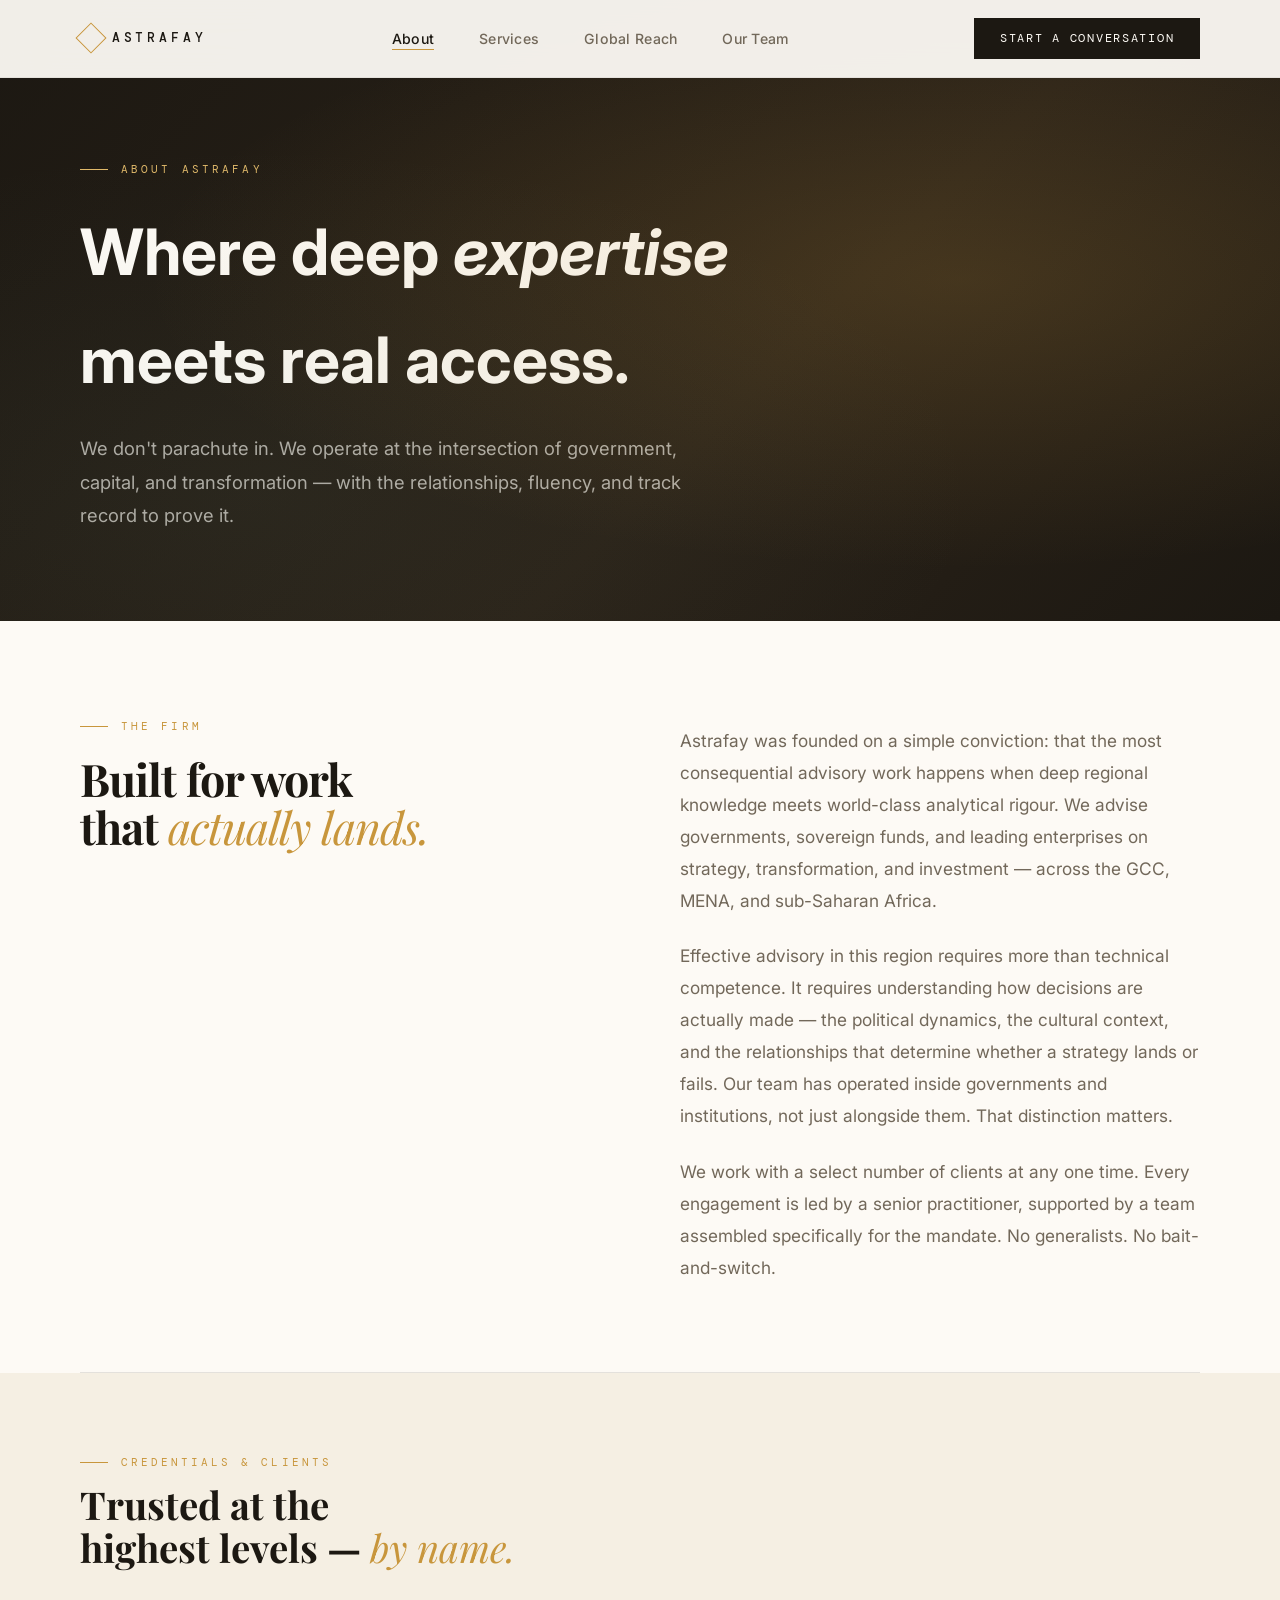
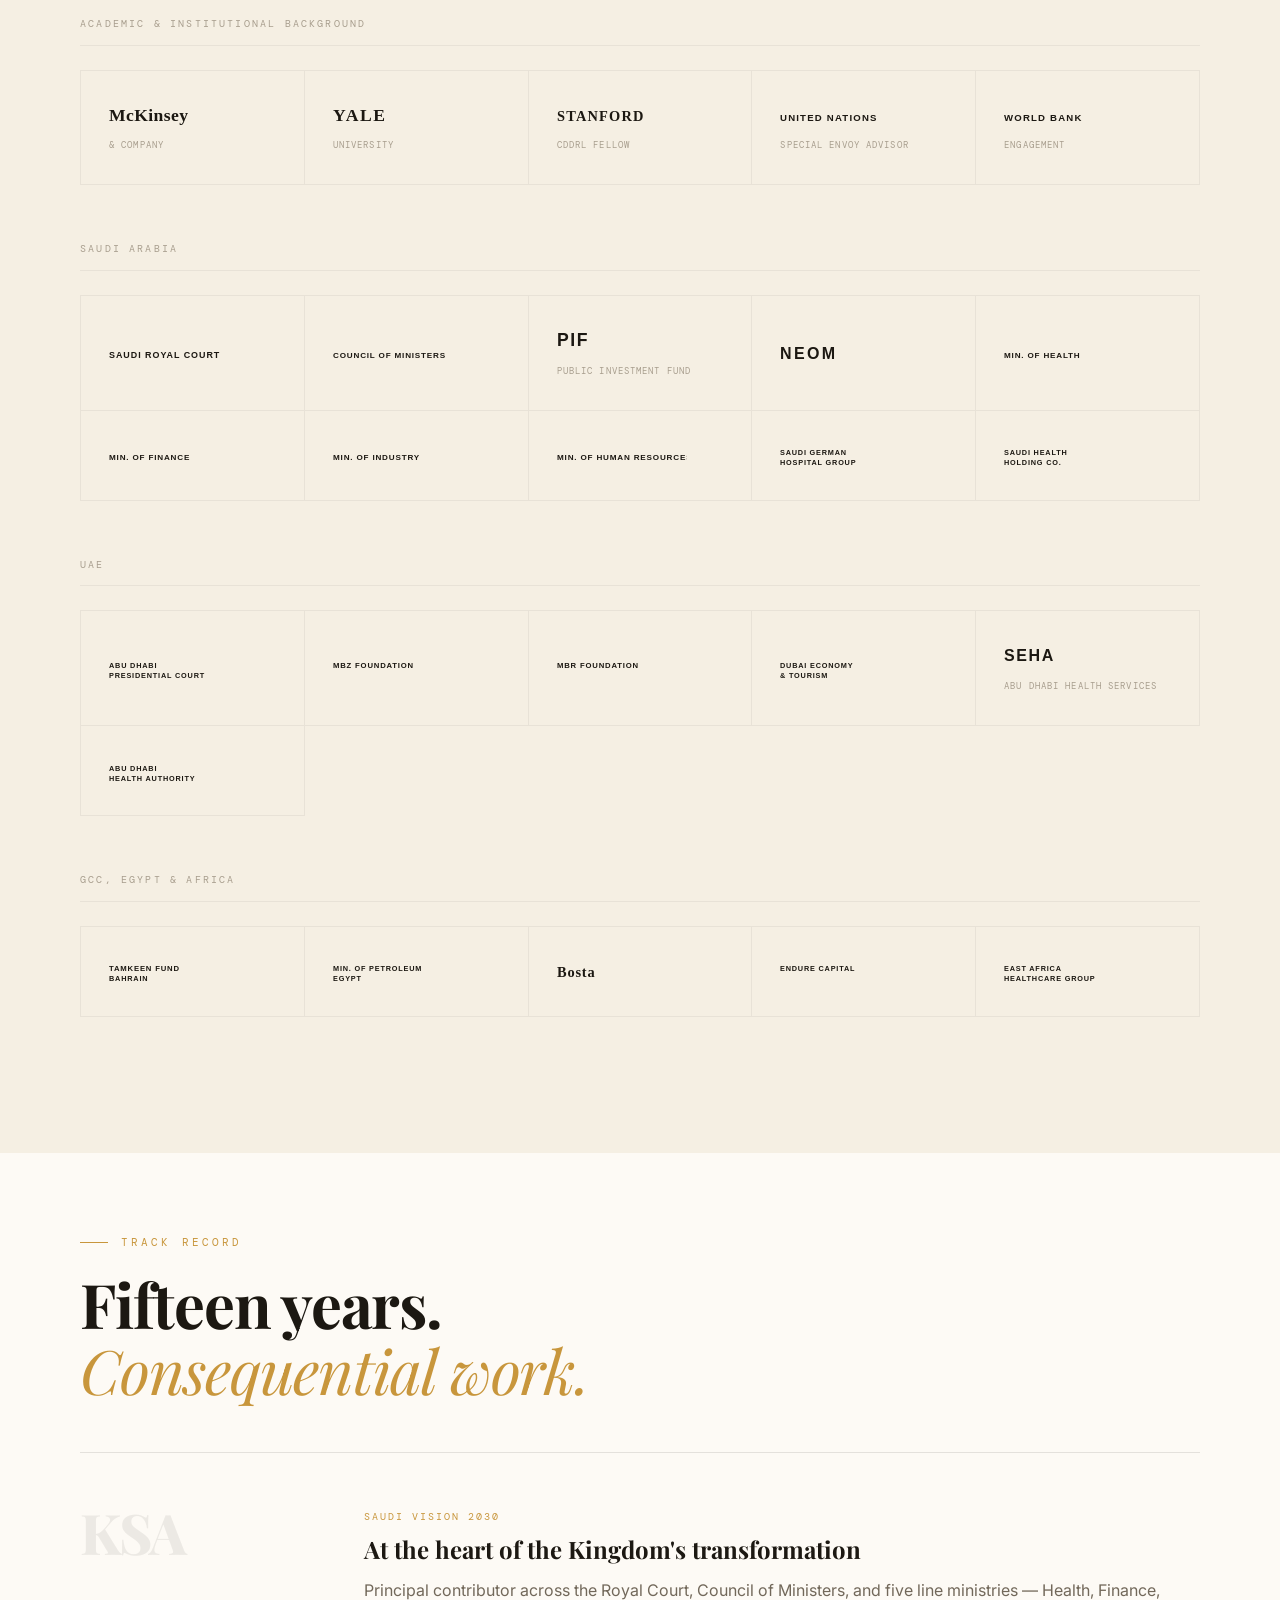
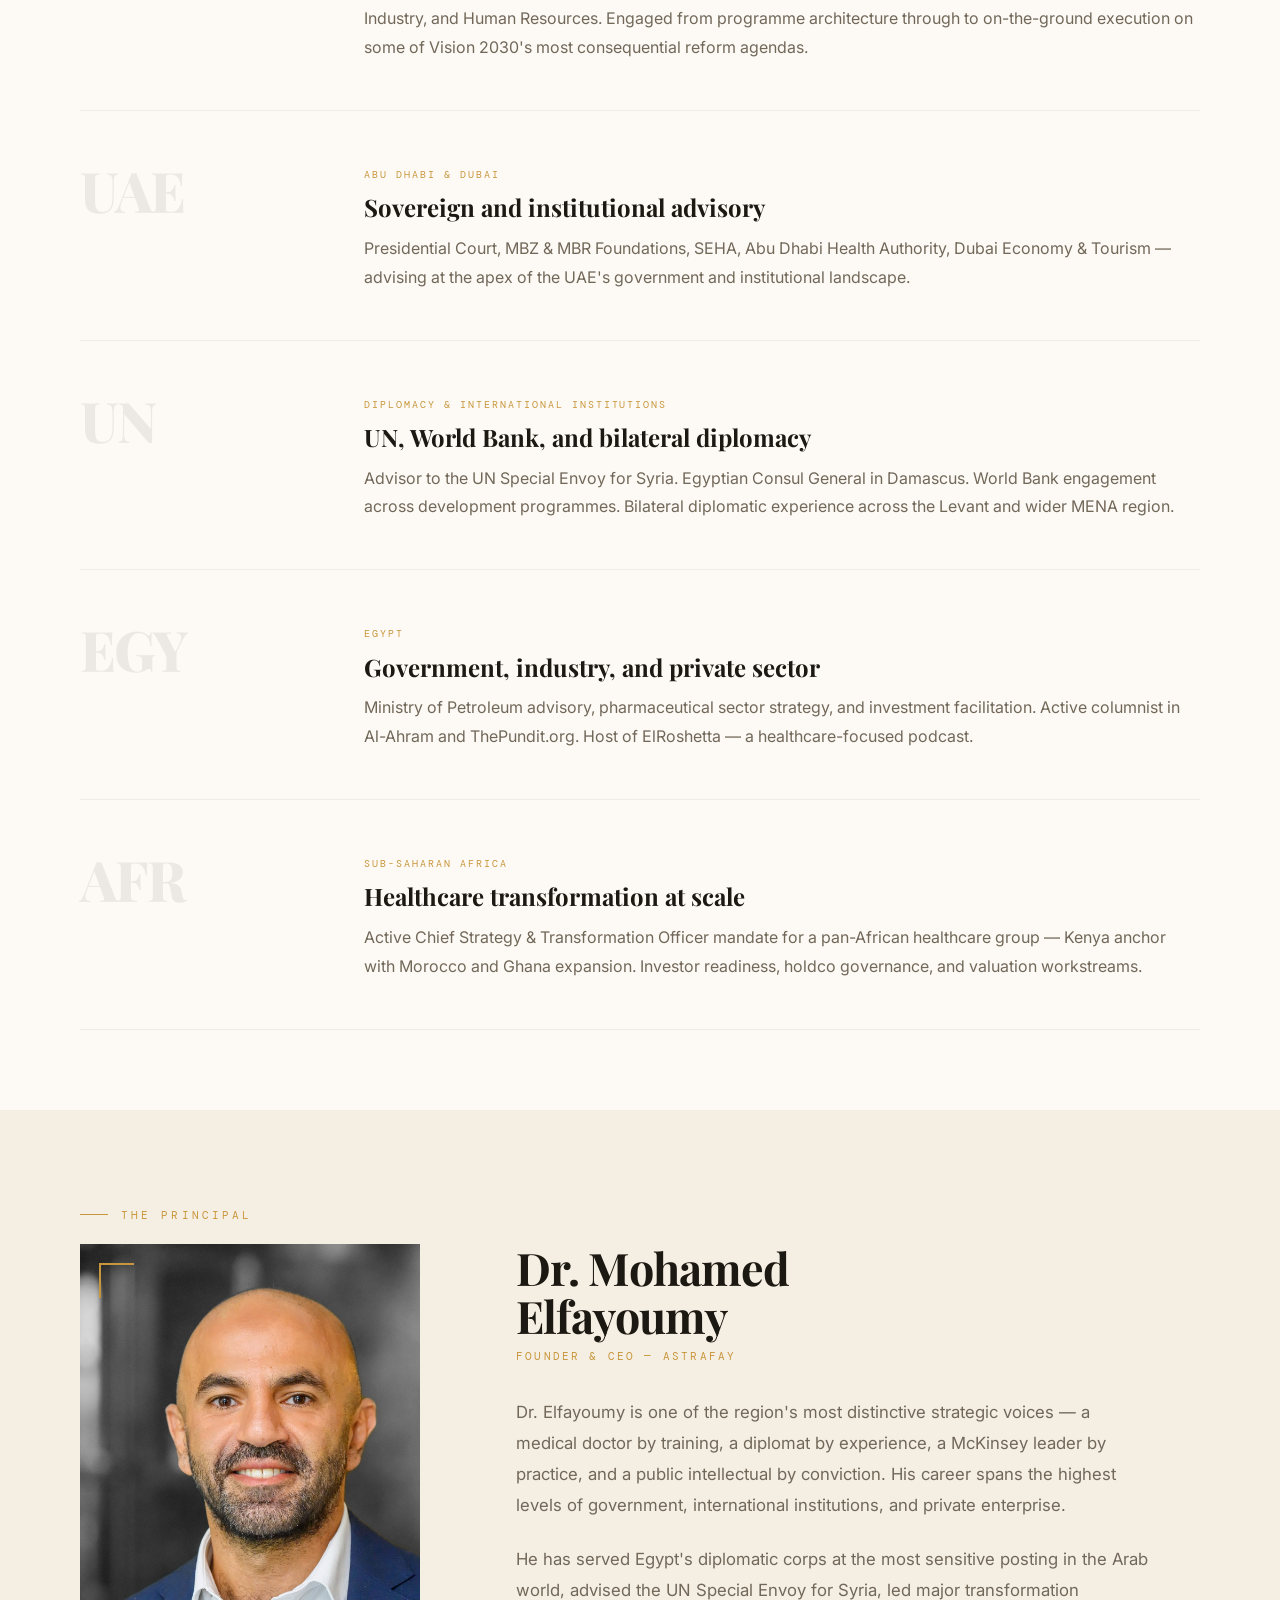
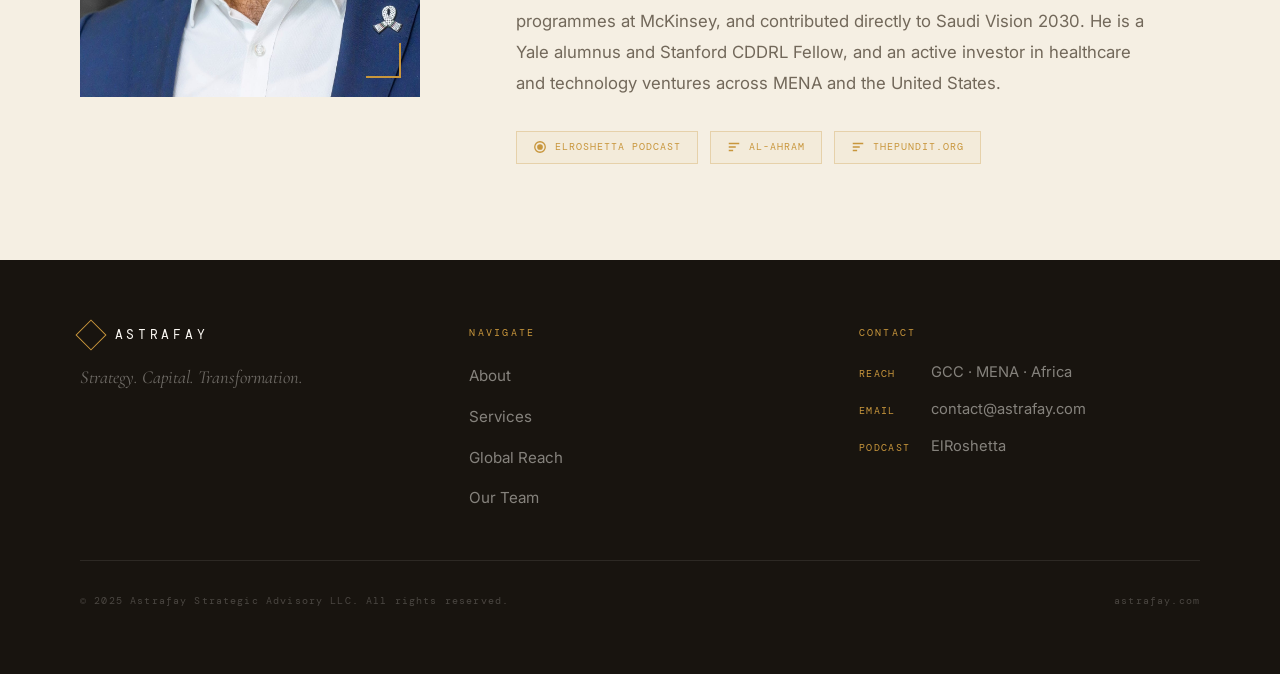
<file: about/index.html>
<!DOCTYPE html>
<html lang="en">
<head>
  <meta charset="UTF-8" />
  <meta name="viewport" content="width=device-width, initial-scale=1.0" />
  <title>About — Astrafay</title>
  <link rel="preconnect" href="https://fonts.googleapis.com" />
  <link rel="preconnect" href="https://fonts.gstatic.com" crossorigin />
  <link href="https://fonts.googleapis.com/css2?family=Playfair+Display:ital,wght@0,700;0,800;1,400;1,700&family=Cormorant+Garamond:ital,wght@0,300;0,400;1,300;1,400&family=DM+Mono:wght@300;400;500&family=Inter:wght@400;500;600&display=swap" rel="stylesheet" />
  <link rel="stylesheet" href="../style.css" />
  <style>
    /* ── WORK SECTION ── */
    .work-intro {
      display: grid;
      grid-template-columns: 1fr 1fr;
      gap: 5rem;
      padding: 6rem 0 4rem;
      border-bottom: 1px solid var(--rule);
    }

    .work-intro-left {}

    .work-intro-right {
      padding-top: 0.5rem;
    }

    .work-intro-body {
      font-size: 1.08rem; color: var(--mid);
      line-height: 1.85; margin-bottom: 1.5rem;
    }

    /* ── CREDENTIAL LOGO GRID ── */
    .cred-section { padding: 5rem 0; background: var(--cream); }

    .cred-section-title {
      font-family: var(--ff-mono);
      font-size: 0.68rem; letter-spacing: 0.28em; text-transform: uppercase;
      color: var(--gold); margin-bottom: 0.75rem;
      display: flex; align-items: center; gap: 0.8rem;
    }
    .cred-section-title::before { content:''; width:1.75rem; height:1px; background:var(--gold); display:block; }

    .cred-section-heading {
      font-family: var(--ff-head);
      font-size: clamp(2rem, 3vw, 2.8rem);
      font-weight: 700; color: var(--ink);
      margin-bottom: 3rem; line-height: 1.1;
    }

    .cred-section-heading em { font-style: italic; font-weight: 400; color: var(--gold); }

    /* Logo grid — two rows: academic/institutional then clients */
    .logo-group { margin-bottom: 3.5rem; }

    .logo-group-label {
      font-family: var(--ff-mono);
      font-size: 0.62rem; letter-spacing: 0.22em; text-transform: uppercase;
      color: var(--light); margin-bottom: 1.5rem;
      padding-bottom: 0.75rem;
      border-bottom: 1px solid var(--rule-lt);
    }

    .logo-grid {
      display: flex; flex-wrap: wrap;
      gap: 0;
      border-top: 1px solid var(--rule-lt);
      border-left: 1px solid var(--rule-lt);
    }

    .logo-cell {
      flex: 0 0 20%;
      min-width: 160px;
      border-right: 1px solid var(--rule-lt);
      border-bottom: 1px solid var(--rule-lt);
      padding: 2rem 1.75rem;
      display: flex; flex-direction: column;
      align-items: flex-start; justify-content: center;
      gap: 0.5rem;
      transition: background 0.2s;
      min-height: 90px;
    }

    .logo-cell:hover { background: rgba(201,169,110,0.05); }

    /* The SVG wordmark inside each cell */
    .logo-cell svg {
      height: 24px; width: auto; max-width: 130px;
      display: block;
    }

    .logo-cell-name {
      font-family: var(--ff-mono);
      font-size: 0.58rem; letter-spacing: 0.12em; text-transform: uppercase;
      color: var(--light); line-height: 1.4; margin-top: 0.3rem;
    }

    /* ── TRACK RECORD BLOCKS ── */
    .track-section { background: var(--paper); padding: 5rem 0; }

    .track-blocks {
      display: flex; flex-direction: column; gap: 0;
      border-top: 1px solid var(--rule);
    }

    .track-block {
      display: grid; grid-template-columns: 220px 1fr;
      gap: 4rem; padding: 3rem 0;
      border-bottom: 1px solid var(--rule-lt);
      align-items: start;
      transition: background 0.2s;
    }

    .track-block:hover { background: rgba(201,169,110,0.02); }

    .track-block-geo {
      font-family: var(--ff-head);
      font-size: 3.5rem; font-weight: 800;
      color: var(--ink); opacity: 0.07;
      line-height: 1; letter-spacing: -0.04em;
      padding-top: 0.2rem;
    }

    .track-block-label {
      font-family: var(--ff-mono);
      font-size: 0.62rem; letter-spacing: 0.2em; text-transform: uppercase;
      color: var(--gold); margin-bottom: 0.6rem; margin-top: 0.5rem;
    }

    .track-block-title {
      font-family: var(--ff-head);
      font-size: 1.5rem; font-weight: 700;
      color: var(--ink); margin-bottom: 0.75rem; line-height: 1.2;
    }

    .track-block-body {
      font-size: 1rem; color: var(--mid); line-height: 1.8;
    }

    /* ── BIO SECTION (last) ── */
    .bio-section { background: var(--cream); padding: 6rem 0; }

    .bio-grid {
      display: grid; grid-template-columns: 340px 1fr;
      gap: 6rem; align-items: start;
    }

    .bio-photo-frame {
      width: 100%; aspect-ratio: 3/4;
      overflow: hidden; position: relative;
    }

    .bio-photo-frame img {
      width: 100%; height: 100%;
      object-fit: cover; object-position: center top; display: block;
    }

    .bio-photo-frame::before {
      content: ''; position: absolute; top: 1.2rem; left: 1.2rem;
      width: 2.2rem; height: 2.2rem;
      border-top: 2px solid var(--gold); border-left: 2px solid var(--gold); z-index: 2;
    }

    .bio-photo-frame::after {
      content: ''; position: absolute; bottom: 1.2rem; right: 1.2rem;
      width: 2.2rem; height: 2.2rem;
      border-bottom: 2px solid var(--gold); border-right: 2px solid var(--gold); z-index: 2;
    }

    .bio-name {
      font-family: var(--ff-head);
      font-size: clamp(2.2rem, 3.5vw, 3rem);
      font-weight: 700; line-height: 1.08; letter-spacing: -0.02em;
      color: var(--ink); margin-bottom: 0.4rem;
    }

    .bio-role {
      font-family: var(--ff-mono);
      font-size: 0.68rem; letter-spacing: 0.2em; text-transform: uppercase;
      color: var(--gold); margin-bottom: 2rem;
    }

    .bio-p {
      font-size: 1.05rem; color: var(--mid);
      line-height: 1.85; margin-bottom: 1.4rem; max-width: 58ch;
    }

    .media-row { display: flex; flex-wrap: wrap; gap: 0.75rem; margin-top: 2rem; }

    .media-badge {
      display: flex; align-items: center; gap: 0.5rem;
      font-family: var(--ff-mono); font-size: 0.62rem;
      letter-spacing: 0.1em; text-transform: uppercase;
      border: 1px solid rgba(200,150,60,0.3);
      color: var(--gold); padding: 0.45rem 1rem;
      background: rgba(200,150,60,0.05);
    }

    @media (max-width: 1100px) {
      .work-intro { grid-template-columns: 1fr; gap: 2.5rem; padding: 4rem 0 3rem; }
      .logo-cell { flex: 0 0 33.33%; }
      .track-block { grid-template-columns: 1fr; gap: 0.5rem; }
      .track-block-geo { font-size: 2.5rem; }
      .bio-grid { grid-template-columns: 1fr; gap: 3rem; }
      .bio-photo-frame { max-width: 320px; }
    }

    @media (max-width: 640px) {
      .logo-cell { flex: 0 0 50%; }
    }
  </style>
</head>
<body>

<nav id="main-nav">
  <a href="../index.html" class="nav-logo"><span class="nav-logo-mark"></span>Astrafay</a>
  <ul class="nav-links">
    <li><a href="../about/index.html" class="active">About</a></li>
    <li><a href="../services/index.html">Services</a></li>
    <li><a href="../clients/index.html">Global Reach</a></li>
    <li><a href="../team/index.html">Our Team</a></li>
  </ul>
  <a href="../index.html#contact" class="nav-cta">Start a Conversation</a>
</nav>

<!-- PAGE HERO -->
<div class="page-hero">
  <div class="wrap">
    <div class="eyebrow">About Astrafay</div>
    <h1 class="display" style="color:var(--paper);font-size:clamp(2.8rem,5vw,5rem);margin-bottom:1.2rem;">Where deep <em>expertise</em><br>meets real access.</h1>
    <p class="body-lg">We don't parachute in. We operate at the intersection of government, capital, and transformation — with the relationships, fluency, and track record to prove it.</p>
  </div>
</div>

<!-- WORK INTRO -->
<section style="background:var(--paper);">
  <div class="wrap">
    <div class="work-intro">
      <div class="work-intro-left fade-up">
        <div class="eyebrow">The Firm</div>
        <h2 class="display" style="font-size:clamp(2.2rem,3.5vw,3.2rem);">Built for work<br>that <em>actually lands.</em></h2>
      </div>
      <div class="work-intro-right fade-up">
        <p class="work-intro-body">
          Astrafay was founded on a simple conviction: that the most consequential advisory work happens when deep regional knowledge meets world-class analytical rigour. We advise governments, sovereign funds, and leading enterprises on strategy, transformation, and investment — across the GCC, MENA, and sub-Saharan Africa.
        </p>
        <p class="work-intro-body">
          Effective advisory in this region requires more than technical competence. It requires understanding how decisions are actually made — the political dynamics, the cultural context, and the relationships that determine whether a strategy lands or fails. Our team has operated inside governments and institutions, not just alongside them. That distinction matters.
        </p>
        <p class="work-intro-body">
          We work with a select number of clients at any one time. Every engagement is led by a senior practitioner, supported by a team assembled specifically for the mandate. No generalists. No bait-and-switch.
        </p>
      </div>
    </div>
  </div>
</section>

<!-- CREDENTIAL & CLIENT LOGOS -->
<section class="cred-section">
  <div class="wrap">
    <div class="cred-section-title fade-up">Credentials &amp; Clients</div>
    <h2 class="cred-section-heading fade-up">Trusted at the<br>highest levels — <em>by name.</em></h2>

    <!-- Academic & Institutional -->
    <div class="logo-group fade-up">
      <div class="logo-group-label">Academic &amp; Institutional Background</div>
      <div class="logo-grid">

        <div class="logo-cell">
          <svg viewBox="0 0 160 30" xmlns="http://www.w3.org/2000/svg">
            <text x="0" y="22" font-family="Georgia,serif" font-size="22" font-weight="bold" letter-spacing="0.5" fill="#1c1812">McKinsey</text>
          </svg>
          <span class="logo-cell-name">&amp; Company</span>
        </div>

        <div class="logo-cell">
          <svg viewBox="0 0 90 30" xmlns="http://www.w3.org/2000/svg">
            <text x="0" y="22" font-family="Georgia,serif" font-size="22" font-weight="bold" letter-spacing="2" fill="#1c1812">YALE</text>
          </svg>
          <span class="logo-cell-name">University</span>
        </div>

        <div class="logo-cell">
          <svg viewBox="0 0 140 30" xmlns="http://www.w3.org/2000/svg">
            <text x="0" y="22" font-family="Georgia,serif" font-size="18" font-weight="bold" letter-spacing="1.5" fill="#1c1812">STANFORD</text>
          </svg>
          <span class="logo-cell-name">CDDRL Fellow</span>
        </div>

        <div class="logo-cell">
          <svg viewBox="0 0 140 30" xmlns="http://www.w3.org/2000/svg">
            <text x="0" y="22" font-family="Arial,sans-serif" font-size="12" font-weight="700" letter-spacing="1.5" fill="#1c1812">UNITED NATIONS</text>
          </svg>
          <span class="logo-cell-name">Special Envoy Advisor</span>
        </div>

        <div class="logo-cell">
          <svg viewBox="0 0 140 30" xmlns="http://www.w3.org/2000/svg">
            <text x="0" y="22" font-family="Arial,sans-serif" font-size="12" font-weight="700" letter-spacing="1.5" fill="#1c1812">WORLD BANK</text>
          </svg>
          <span class="logo-cell-name">Engagement</span>
        </div>

      </div>
    </div>

    <!-- Saudi Arabia Clients -->
    <div class="logo-group fade-up">
      <div class="logo-group-label">Saudi Arabia</div>
      <div class="logo-grid">
        <div class="logo-cell">
          <svg viewBox="0 0 160 26" xmlns="http://www.w3.org/2000/svg">
            <text x="0" y="19" font-family="Arial,sans-serif" font-size="11" font-weight="700" letter-spacing="1.2" fill="#1c1812">SAUDI ROYAL COURT</text>
          </svg>
        </div>
        <div class="logo-cell">
          <svg viewBox="0 0 160 26" xmlns="http://www.w3.org/2000/svg">
            <text x="0" y="19" font-family="Arial,sans-serif" font-size="10" font-weight="700" letter-spacing="1" fill="#1c1812">COUNCIL OF MINISTERS</text>
          </svg>
        </div>
        <div class="logo-cell">
          <svg viewBox="0 0 60 30" xmlns="http://www.w3.org/2000/svg">
            <text x="0" y="22" font-family="Arial,sans-serif" font-size="22" font-weight="900" letter-spacing="2" fill="#1c1812">PIF</text>
          </svg>
          <span class="logo-cell-name">Public Investment Fund</span>
        </div>
        <div class="logo-cell">
          <svg viewBox="0 0 90 30" xmlns="http://www.w3.org/2000/svg">
            <text x="0" y="22" font-family="Arial,sans-serif" font-size="20" font-weight="900" letter-spacing="3" fill="#1c1812">NEOM</text>
          </svg>
        </div>
        <div class="logo-cell">
          <svg viewBox="0 0 160 26" xmlns="http://www.w3.org/2000/svg">
            <text x="0" y="19" font-family="Arial,sans-serif" font-size="10" font-weight="700" letter-spacing="1" fill="#1c1812">MIN. OF HEALTH</text>
          </svg>
        </div>
        <div class="logo-cell">
          <svg viewBox="0 0 160 26" xmlns="http://www.w3.org/2000/svg">
            <text x="0" y="19" font-family="Arial,sans-serif" font-size="10" font-weight="700" letter-spacing="1" fill="#1c1812">MIN. OF FINANCE</text>
          </svg>
        </div>
        <div class="logo-cell">
          <svg viewBox="0 0 160 26" xmlns="http://www.w3.org/2000/svg">
            <text x="0" y="19" font-family="Arial,sans-serif" font-size="10" font-weight="700" letter-spacing="1" fill="#1c1812">MIN. OF INDUSTRY</text>
          </svg>
        </div>
        <div class="logo-cell">
          <svg viewBox="0 0 160 26" xmlns="http://www.w3.org/2000/svg">
            <text x="0" y="19" font-family="Arial,sans-serif" font-size="10" font-weight="700" letter-spacing="1" fill="#1c1812">MIN. OF HUMAN RESOURCES</text>
          </svg>
        </div>
        <div class="logo-cell">
          <svg viewBox="0 0 160 26" xmlns="http://www.w3.org/2000/svg">
            <text x="0" y="13" font-family="Arial,sans-serif" font-size="9" font-weight="700" letter-spacing="1" fill="#1c1812">SAUDI GERMAN</text>
            <text x="0" y="25" font-family="Arial,sans-serif" font-size="9" font-weight="700" letter-spacing="1" fill="#1c1812">HOSPITAL GROUP</text>
          </svg>
        </div>
        <div class="logo-cell">
          <svg viewBox="0 0 160 26" xmlns="http://www.w3.org/2000/svg">
            <text x="0" y="13" font-family="Arial,sans-serif" font-size="9" font-weight="700" letter-spacing="1" fill="#1c1812">SAUDI HEALTH</text>
            <text x="0" y="25" font-family="Arial,sans-serif" font-size="9" font-weight="700" letter-spacing="1" fill="#1c1812">HOLDING CO.</text>
          </svg>
        </div>
      </div>
    </div>

    <!-- UAE Clients -->
    <div class="logo-group fade-up">
      <div class="logo-group-label">UAE</div>
      <div class="logo-grid">
        <div class="logo-cell">
          <svg viewBox="0 0 160 26" xmlns="http://www.w3.org/2000/svg">
            <text x="0" y="13" font-family="Arial,sans-serif" font-size="9" font-weight="700" letter-spacing="1" fill="#1c1812">ABU DHABI</text>
            <text x="0" y="25" font-family="Arial,sans-serif" font-size="9" font-weight="700" letter-spacing="1" fill="#1c1812">PRESIDENTIAL COURT</text>
          </svg>
        </div>
        <div class="logo-cell">
          <svg viewBox="0 0 160 26" xmlns="http://www.w3.org/2000/svg">
            <text x="0" y="13" font-family="Arial,sans-serif" font-size="9.5" font-weight="700" letter-spacing="1" fill="#1c1812">MBZ FOUNDATION</text>
          </svg>
        </div>
        <div class="logo-cell">
          <svg viewBox="0 0 160 26" xmlns="http://www.w3.org/2000/svg">
            <text x="0" y="13" font-family="Arial,sans-serif" font-size="9.5" font-weight="700" letter-spacing="1" fill="#1c1812">MBR FOUNDATION</text>
          </svg>
        </div>
        <div class="logo-cell">
          <svg viewBox="0 0 160 26" xmlns="http://www.w3.org/2000/svg">
            <text x="0" y="13" font-family="Arial,sans-serif" font-size="9" font-weight="700" letter-spacing="1" fill="#1c1812">DUBAI ECONOMY</text>
            <text x="0" y="25" font-family="Arial,sans-serif" font-size="9" font-weight="700" letter-spacing="1" fill="#1c1812">&amp; TOURISM</text>
          </svg>
        </div>
        <div class="logo-cell">
          <svg viewBox="0 0 90 30" xmlns="http://www.w3.org/2000/svg">
            <text x="0" y="22" font-family="Arial,sans-serif" font-size="20" font-weight="900" letter-spacing="2" fill="#1c1812">SEHA</text>
          </svg>
          <span class="logo-cell-name">Abu Dhabi Health Services</span>
        </div>
        <div class="logo-cell">
          <svg viewBox="0 0 160 26" xmlns="http://www.w3.org/2000/svg">
            <text x="0" y="13" font-family="Arial,sans-serif" font-size="9" font-weight="700" letter-spacing="1" fill="#1c1812">ABU DHABI</text>
            <text x="0" y="25" font-family="Arial,sans-serif" font-size="9" font-weight="700" letter-spacing="1" fill="#1c1812">HEALTH AUTHORITY</text>
          </svg>
        </div>
      </div>
    </div>

    <!-- GCC + Egypt + Africa -->
    <div class="logo-group fade-up">
      <div class="logo-group-label">GCC, Egypt &amp; Africa</div>
      <div class="logo-grid">
        <div class="logo-cell">
          <svg viewBox="0 0 160 26" xmlns="http://www.w3.org/2000/svg">
            <text x="0" y="13" font-family="Arial,sans-serif" font-size="9.5" font-weight="700" letter-spacing="1" fill="#1c1812">TAMKEEN FUND</text>
            <text x="0" y="25" font-family="Arial,sans-serif" font-size="9" font-weight="700" letter-spacing="1" fill="#1c1812">BAHRAIN</text>
          </svg>
        </div>
        <div class="logo-cell">
          <svg viewBox="0 0 160 26" xmlns="http://www.w3.org/2000/svg">
            <text x="0" y="13" font-family="Arial,sans-serif" font-size="9" font-weight="700" letter-spacing="1" fill="#1c1812">MIN. OF PETROLEUM</text>
            <text x="0" y="25" font-family="Arial,sans-serif" font-size="9" font-weight="700" letter-spacing="1" fill="#1c1812">EGYPT</text>
          </svg>
        </div>
        <div class="logo-cell">
          <svg viewBox="0 0 100 30" xmlns="http://www.w3.org/2000/svg">
            <text x="0" y="22" font-family="Georgia,serif" font-size="18" font-weight="bold" letter-spacing="1" fill="#1c1812">Bosta</text>
          </svg>
        </div>
        <div class="logo-cell">
          <svg viewBox="0 0 160 26" xmlns="http://www.w3.org/2000/svg">
            <text x="0" y="13" font-family="Arial,sans-serif" font-size="9" font-weight="700" letter-spacing="1" fill="#1c1812">ENDURE CAPITAL</text>
          </svg>
        </div>
        <div class="logo-cell">
          <svg viewBox="0 0 160 26" xmlns="http://www.w3.org/2000/svg">
            <text x="0" y="13" font-family="Arial,sans-serif" font-size="9" font-weight="700" letter-spacing="1" fill="#1c1812">EAST AFRICA</text>
            <text x="0" y="25" font-family="Arial,sans-serif" font-size="9" font-weight="700" letter-spacing="1" fill="#1c1812">HEALTHCARE GROUP</text>
          </svg>
        </div>
      </div>
    </div>

  </div>
</section>

<!-- TRACK RECORD -->
<section class="track-section">
  <div class="wrap">
    <div class="eyebrow fade-up">Track Record</div>
    <h2 class="display fade-up" style="margin-bottom:3rem;">Fifteen years.<br><em>Consequential work.</em></h2>
    <div class="track-blocks fade-up">
      <div class="track-block">
        <div class="track-block-geo">KSA</div>
        <div>
          <div class="track-block-label">Saudi Vision 2030</div>
          <div class="track-block-title">At the heart of the Kingdom's transformation</div>
          <div class="track-block-body">Principal contributor across the Royal Court, Council of Ministers, and five line ministries — Health, Finance, Industry, and Human Resources. Engaged from programme architecture through to on-the-ground execution on some of Vision 2030's most consequential reform agendas.</div>
        </div>
      </div>
      <div class="track-block">
        <div class="track-block-geo">UAE</div>
        <div>
          <div class="track-block-label">Abu Dhabi &amp; Dubai</div>
          <div class="track-block-title">Sovereign and institutional advisory</div>
          <div class="track-block-body">Presidential Court, MBZ &amp; MBR Foundations, SEHA, Abu Dhabi Health Authority, Dubai Economy &amp; Tourism — advising at the apex of the UAE's government and institutional landscape.</div>
        </div>
      </div>
      <div class="track-block">
        <div class="track-block-geo">UN</div>
        <div>
          <div class="track-block-label">Diplomacy &amp; International Institutions</div>
          <div class="track-block-title">UN, World Bank, and bilateral diplomacy</div>
          <div class="track-block-body">Advisor to the UN Special Envoy for Syria. Egyptian Consul General in Damascus. World Bank engagement across development programmes. Bilateral diplomatic experience across the Levant and wider MENA region.</div>
        </div>
      </div>
      <div class="track-block">
        <div class="track-block-geo">EGY</div>
        <div>
          <div class="track-block-label">Egypt</div>
          <div class="track-block-title">Government, industry, and private sector</div>
          <div class="track-block-body">Ministry of Petroleum advisory, pharmaceutical sector strategy, and investment facilitation. Active columnist in Al-Ahram and ThePundit.org. Host of ElRoshetta — a healthcare-focused podcast.</div>
        </div>
      </div>
      <div class="track-block">
        <div class="track-block-geo">AFR</div>
        <div>
          <div class="track-block-label">Sub-Saharan Africa</div>
          <div class="track-block-title">Healthcare transformation at scale</div>
          <div class="track-block-body">Active Chief Strategy &amp; Transformation Officer mandate for a pan-African healthcare group — Kenya anchor with Morocco and Ghana expansion. Investor readiness, holdco governance, and valuation workstreams.</div>
        </div>
      </div>
    </div>
  </div>
</section>

<!-- PRINCIPAL BIO (last) -->
<section class="bio-section">
  <div class="wrap">
    <div class="eyebrow fade-up">The Principal</div>
    <div class="bio-grid">
      <div class="fade-up">
        <div class="bio-photo-frame">
          <img src="../headshot.jpeg" alt="Dr. Mohamed Elfayoumy" />
        </div>
      </div>
      <div class="fade-up">
        <h2 class="bio-name">Dr. Mohamed<br>Elfayoumy</h2>
        <div class="bio-role">Founder &amp; CEO &mdash; Astrafay</div>
        <p class="bio-p">
          Dr. Elfayoumy is one of the region's most distinctive strategic voices — a medical doctor by training, a diplomat by experience, a McKinsey leader by practice, and a public intellectual by conviction. His career spans the highest levels of government, international institutions, and private enterprise.
        </p>
        <p class="bio-p">
          He has served Egypt's diplomatic corps at the most sensitive posting in the Arab world, advised the UN Special Envoy for Syria, led major transformation programmes at McKinsey, and contributed directly to Saudi Vision 2030. He is a Yale alumnus and Stanford CDDRL Fellow, and an active investor in healthcare and technology ventures across MENA and the United States.
        </p>
        <div class="media-row">
          <span class="media-badge">
            <svg viewBox="0 0 16 16" fill="none" xmlns="http://www.w3.org/2000/svg" style="width:14px;height:14px;stroke:currentColor;stroke-width:1.5">
              <circle cx="8" cy="8" r="6"/><circle cx="8" cy="8" r="2.5" fill="currentColor"/>
            </svg>
            ElRoshetta Podcast
          </span>
          <span class="media-badge">
            <svg viewBox="0 0 16 16" fill="none" xmlns="http://www.w3.org/2000/svg" style="width:14px;height:14px;stroke:currentColor;stroke-width:1.5">
              <path d="M2 4h12M2 8h8M2 12h5"/>
            </svg>
            Al-Ahram
          </span>
          <span class="media-badge">
            <svg viewBox="0 0 16 16" fill="none" xmlns="http://www.w3.org/2000/svg" style="width:14px;height:14px;stroke:currentColor;stroke-width:1.5">
              <path d="M2 4h12M2 8h8M2 12h5"/>
            </svg>
            ThePundit.org
          </span>
        </div>
      </div>
    </div>
  </div>
</section>

<footer>
  <div class="footer-inner">
    <div>
      <div class="footer-logo-mark"><span class="nav-logo-mark"></span><span class="footer-brand">Astrafay</span></div>
      <div class="footer-tagline">Strategy. Capital. Transformation.</div>
    </div>
    <div>
      <div class="footer-nav-title">Navigate</div>
      <ul class="footer-nav-list">
        <li><a href="../about/index.html">About</a></li>
        <li><a href="../services/index.html">Services</a></li>
        <li><a href="../clients/index.html">Global Reach</a></li>
        <li><a href="../team/index.html">Our Team</a></li>
      </ul>
    </div>
    <div>
      <div class="footer-nav-title">Contact</div>
      <div class="footer-contact-item"><span class="footer-contact-label">Reach</span><span class="footer-contact-val">GCC &middot; MENA &middot; Africa</span></div>
      <div class="footer-contact-item"><span class="footer-contact-label">Email</span><span class="footer-contact-val">contact@astrafay.com</span></div>
      <div class="footer-contact-item"><span class="footer-contact-label">Podcast</span><span class="footer-contact-val">ElRoshetta</span></div>
    </div>
  </div>
  <div class="footer-bottom">
    <span>&copy; 2025 Astrafay Strategic Advisory LLC. All rights reserved.</span>
    <span>astrafay.com</span>
  </div>
</footer>

<script>
  const nav = document.getElementById('main-nav');
  window.addEventListener('scroll', () => nav.classList.toggle('scrolled', window.scrollY > 40));
  const obs = new IntersectionObserver(entries => {
    entries.forEach(el => {
      if (el.isIntersecting) {
        setTimeout(() => el.target.classList.add('visible'), parseInt(el.target.dataset.delay)||0);
        obs.unobserve(el.target);
      }
    });
  }, { threshold: 0.07 });
  document.querySelectorAll('.fade-up').forEach((el, i) => {
    el.dataset.delay = (i % 3) * 80;
    obs.observe(el);
  });
</script>
</body>
</html>
</file>
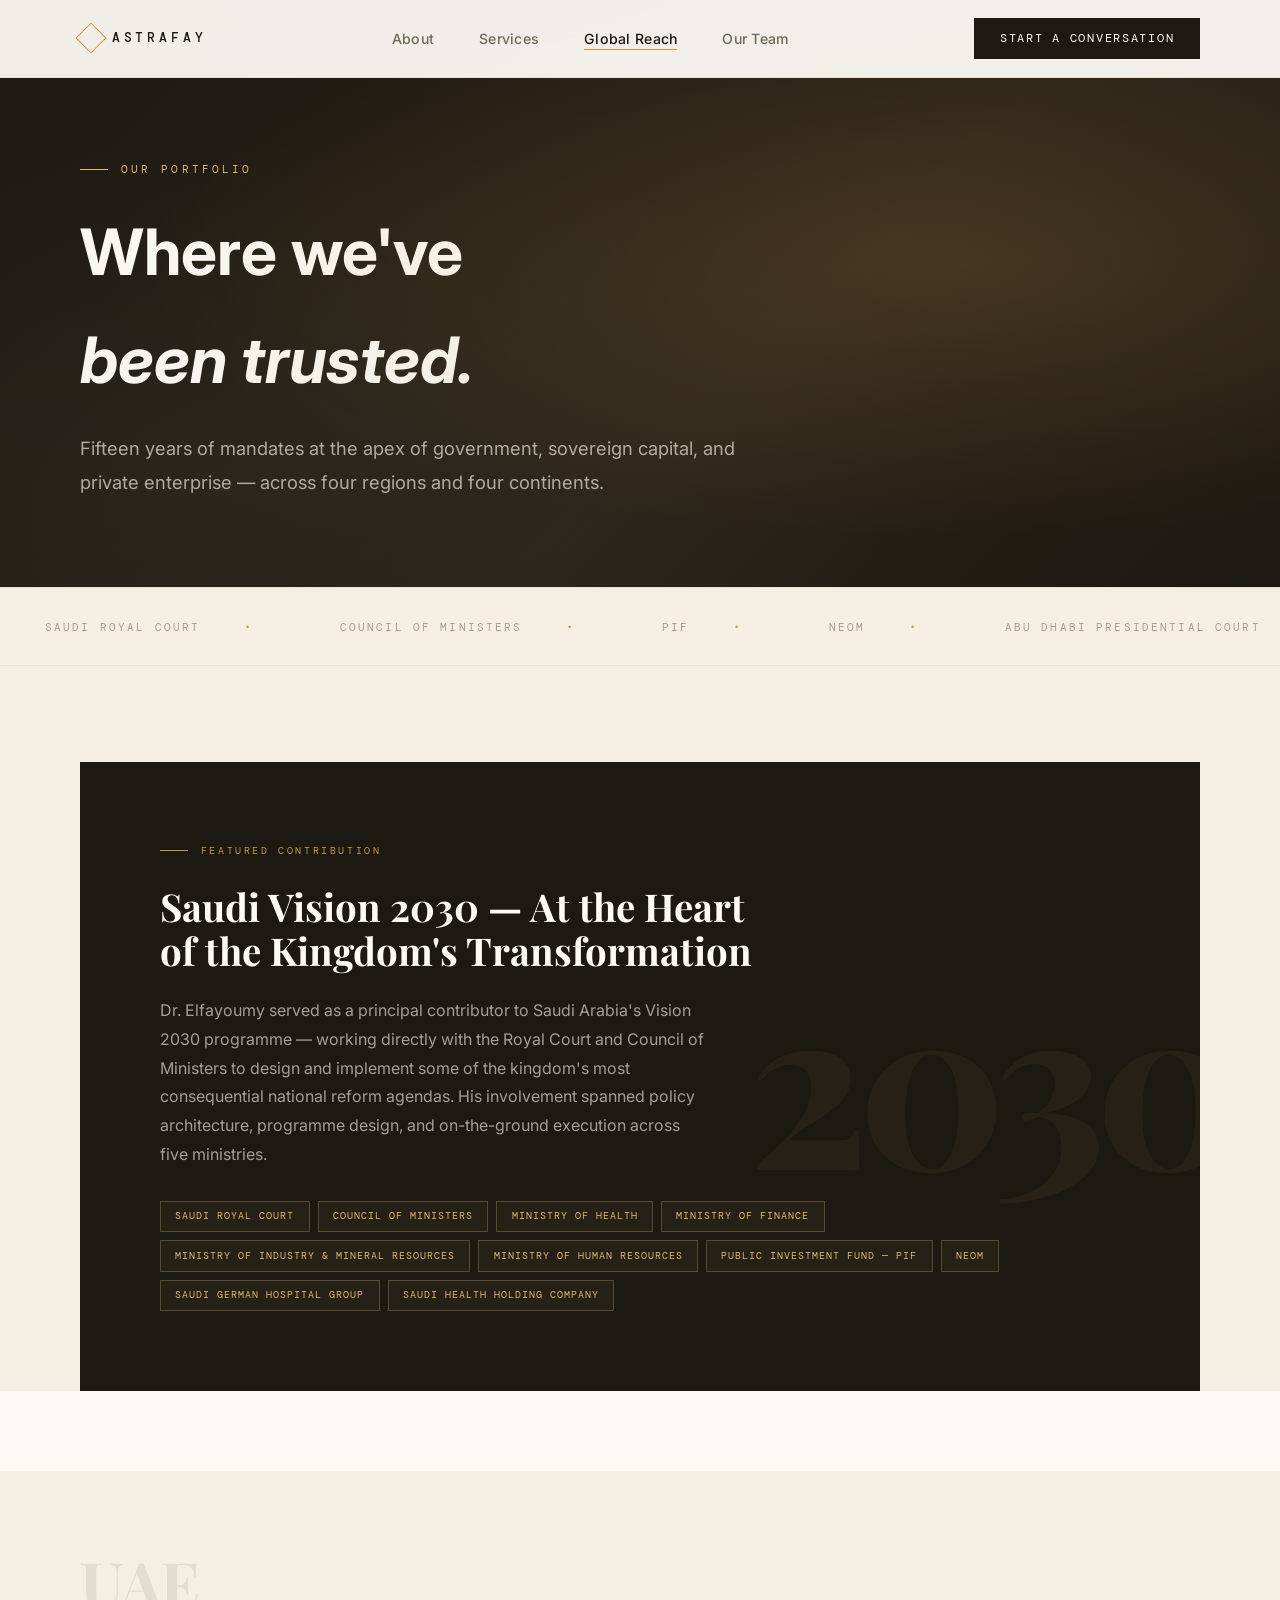
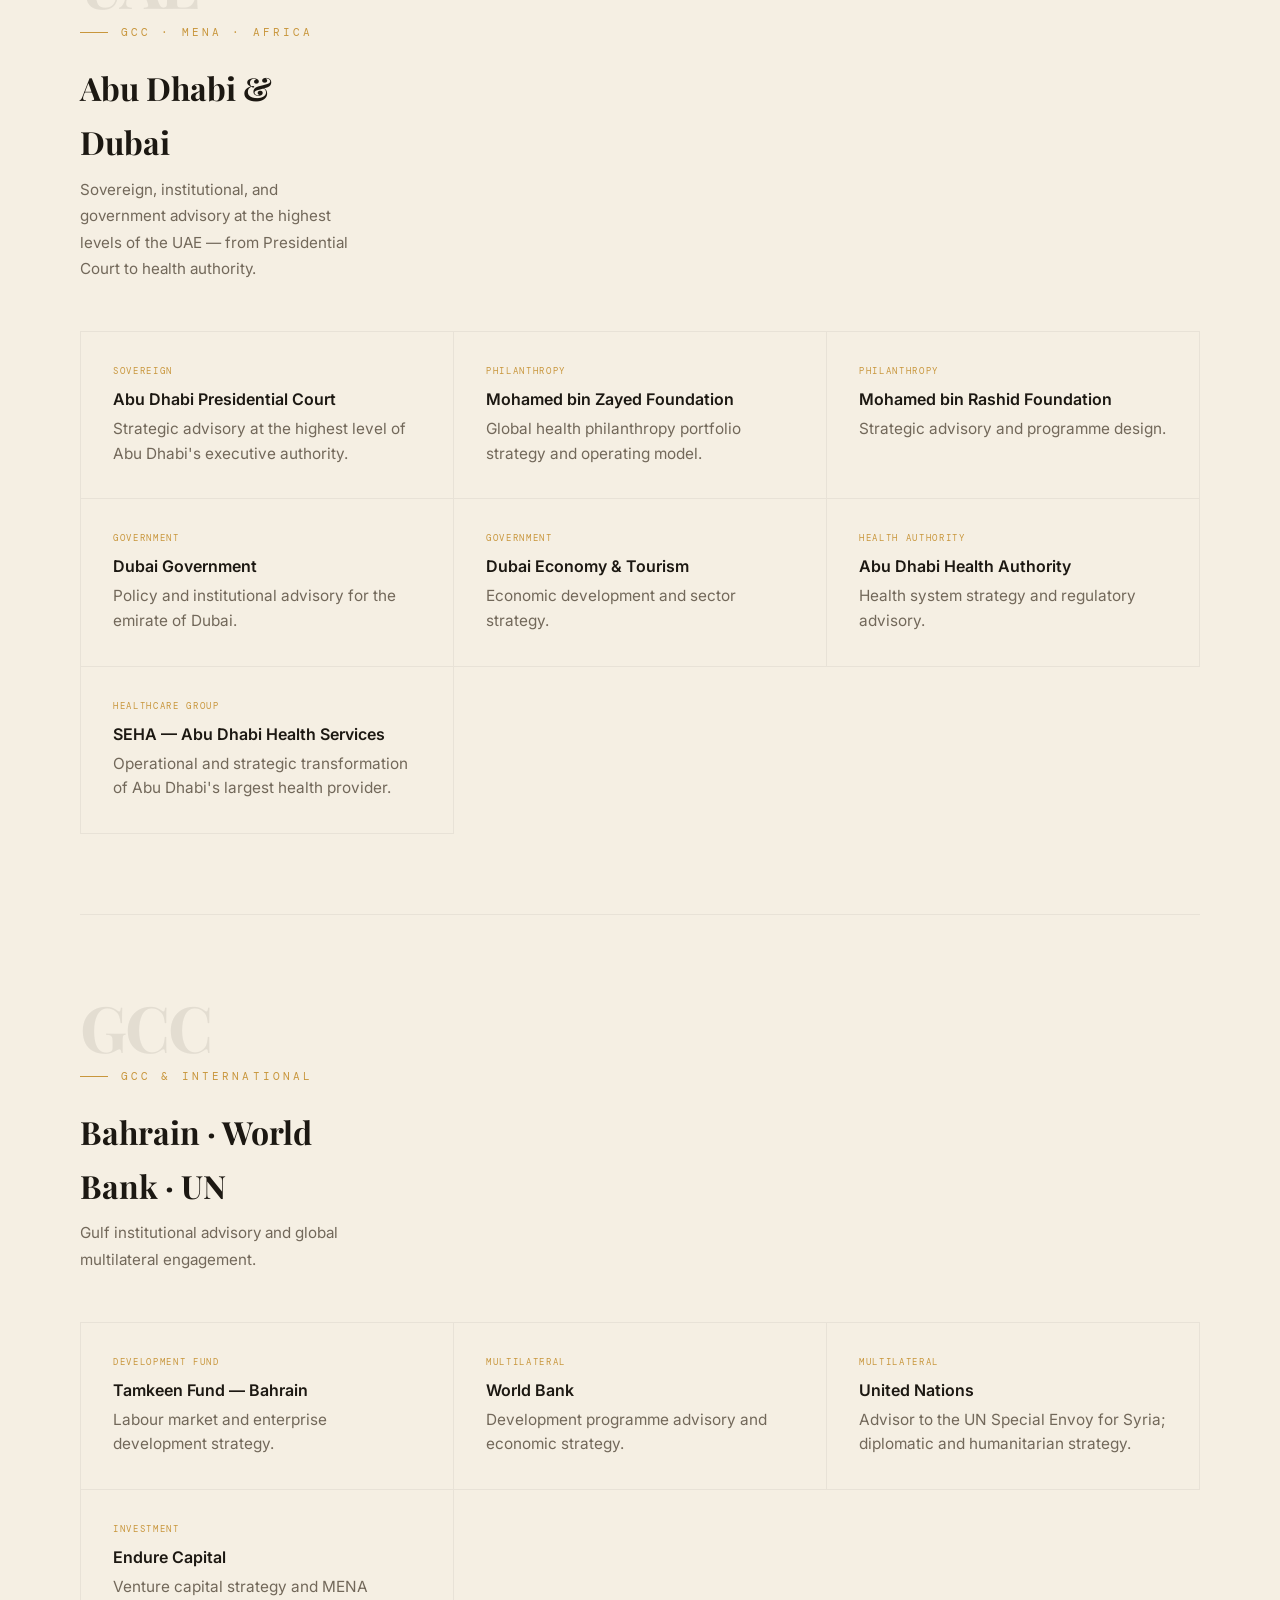
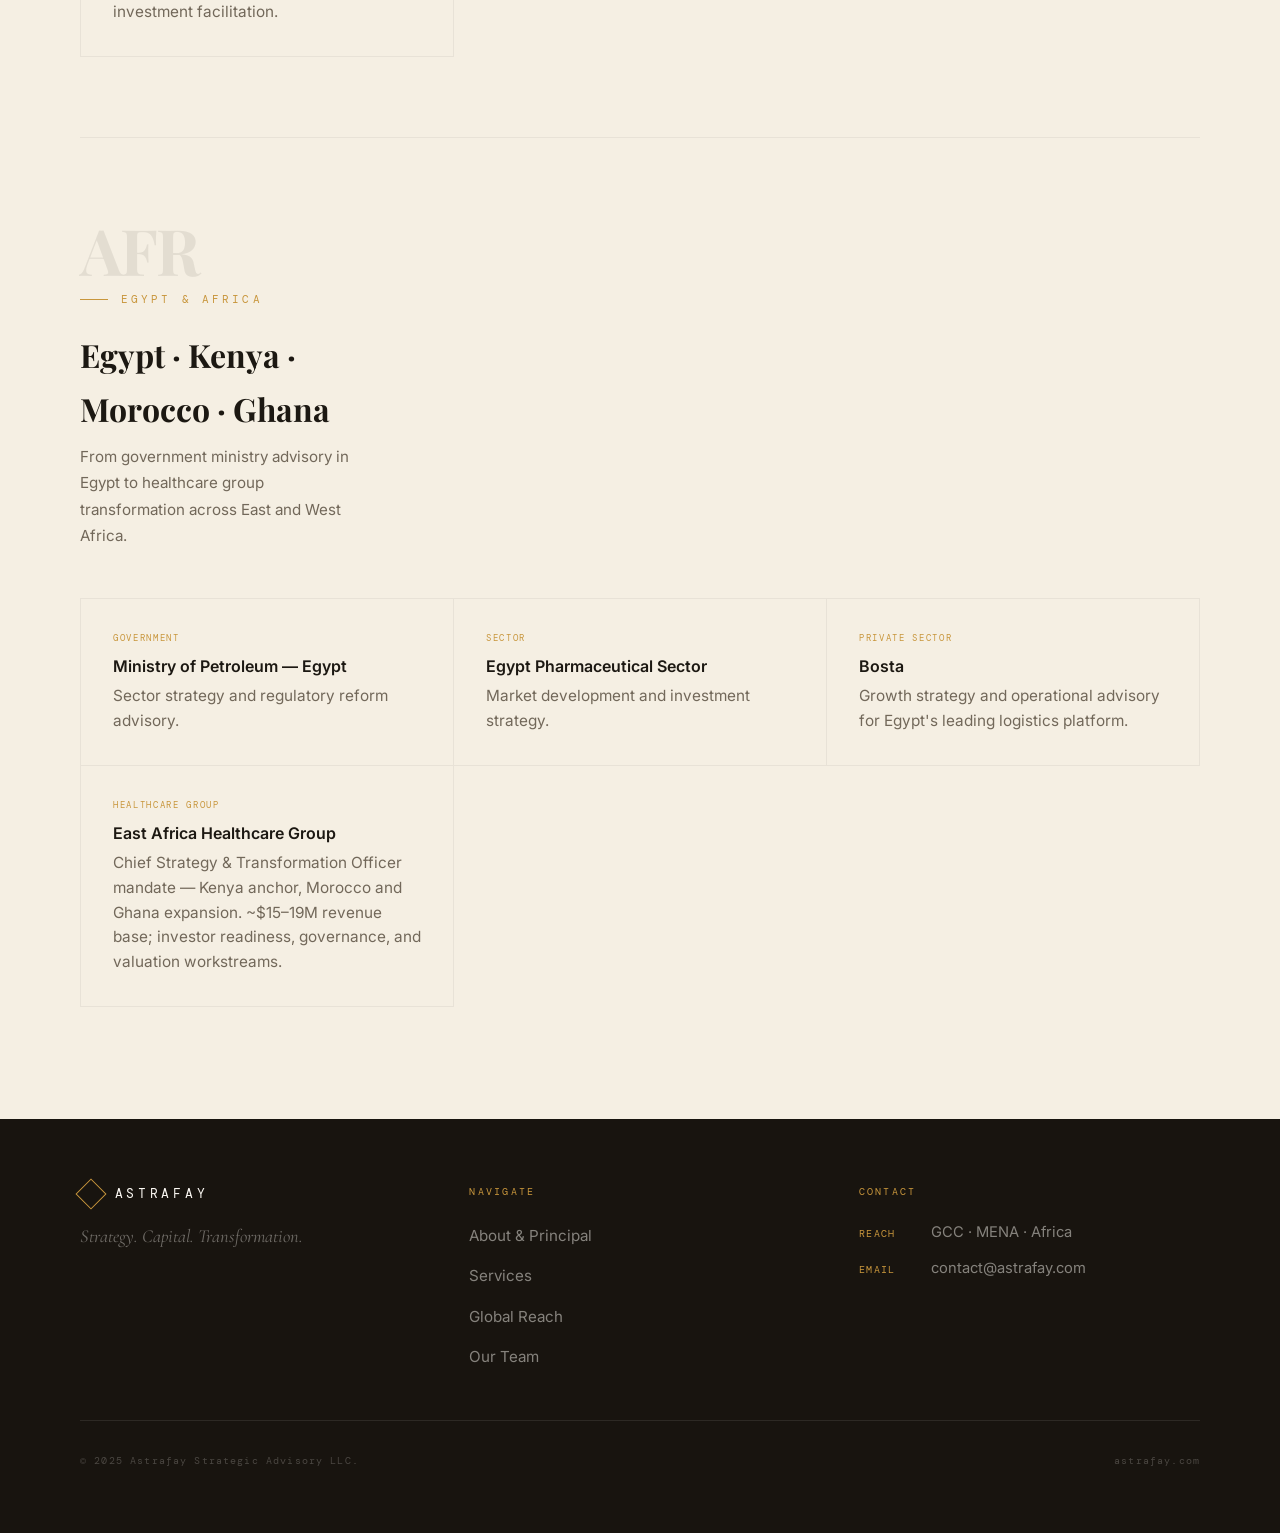
<file: clients/index.html>
<!DOCTYPE html>
<html lang="en">
<head>
  <meta charset="UTF-8" />
  <meta name="viewport" content="width=device-width, initial-scale=1.0" />
  <title>Global Reach — Astrafay</title>
  <link rel="preconnect" href="https://fonts.googleapis.com" />
  <link rel="preconnect" href="https://fonts.gstatic.com" crossorigin />
  <link href="https://fonts.googleapis.com/css2?family=Playfair+Display:ital,wght@0,700;0,800;1,400;1,700&family=Cormorant+Garamond:ital,wght@0,300;0,400;1,300;1,400&family=DM+Mono:wght@300;400;500&family=Inter:wght@400;500;600&display=swap" rel="stylesheet" />
  <link rel="stylesheet" href="../style.css" />
  <style>
    .geo-section {
      padding: 5rem 0;
      border-bottom: 1px solid var(--rule-lt);
    }

    .geo-section:last-child { border-bottom: none; }

    .geo-section-header {
      display: grid; grid-template-columns: 280px 1fr;
      gap: 5rem; align-items: start;
      margin-bottom: 3rem;
    }

    .geo-flag-label {
      font-family: var(--ff-head);
      font-size: clamp(3rem, 5vw, 4.5rem);
      font-weight: 700; line-height: 1;
      color: var(--ink); opacity: 0.08;
      letter-spacing: -0.03em;
      margin-bottom: 0.5rem;
    }

    .geo-region-name {
      font-family: var(--ff-head);
      font-size: clamp(1.6rem, 2.5vw, 2.2rem);
      font-weight: 700; color: var(--ink); margin-bottom: 0.5rem;
    }

    .geo-region-sub {
      font-size: 0.95rem; color: var(--mid); line-height: 1.75; max-width: 52ch;
    }

    .client-cards-grid {
      display: grid; grid-template-columns: repeat(3, 1fr);
      gap: 0;
      border-top: 1px solid var(--rule-lt);
      border-left: 1px solid var(--rule-lt);
    }

    .client-card {
      padding: 2rem;
      border-right: 1px solid var(--rule-lt);
      border-bottom: 1px solid var(--rule-lt);
      transition: background 0.2s;
    }

    .client-card:hover { background: rgba(201,169,110,0.04); }

    .client-card-type {
      font-family: var(--ff-mono);
      font-size: 0.58rem; letter-spacing: 0.18em; text-transform: uppercase;
      color: var(--gold); margin-bottom: 0.6rem;
    }

    .client-card-name {
      font-size: 1rem; font-weight: 600; color: var(--ink);
      line-height: 1.35; margin-bottom: 0.4rem;
    }

    .client-card-note {
      font-size: 0.96rem; color: var(--mid); line-height: 1.6;
    }

    /* V2030 spotlight */
    .v2030-spotlight {
      background: var(--ink);
      padding: 5rem;
      margin: 0 0 5rem;
      position: relative; overflow: hidden;
    }

    .v2030-spotlight::before {
      content: '2030';
      font-family: var(--ff-head);
      font-size: 14rem; font-weight: 800;
      color: rgba(201,169,110,0.06);
      position: absolute; right: -2rem; top: 50%;
      transform: translateY(-50%);
      line-height: 1; pointer-events: none;
      letter-spacing: -0.05em;
    }

    .v2030-eyebrow {
      font-family: var(--ff-mono);
      font-size: 0.65rem; letter-spacing: 0.25em; text-transform: uppercase;
      color: var(--gold); margin-bottom: 1.5rem;
      display: flex; align-items: center; gap: 0.8rem;
    }

    .v2030-eyebrow::before { content:''; display:block; width:1.75rem; height:1px; background:var(--gold); }

    .v2030-headline {
      font-family: var(--ff-head);
      font-size: clamp(1.8rem, 3vw, 2.8rem);
      font-weight: 700; color: var(--paper);
      line-height: 1.15; margin-bottom: 1.5rem;
      max-width: 24ch; position: relative; z-index: 1;
    }

    .v2030-body {
      font-size: 1rem; color: rgba(250,248,244,0.6);
      line-height: 1.8; max-width: 55ch;
      position: relative; z-index: 1; margin-bottom: 2rem;
    }

    .ministry-pills {
      display: flex; flex-wrap: wrap; gap: 0.5rem;
      position: relative; z-index: 1;
    }

    .ministry-pill {
      font-family: var(--ff-mono);
      font-size: 0.62rem; letter-spacing: 0.1em; text-transform: uppercase;
      border: 1px solid rgba(201,169,110,0.3);
      color: var(--gold-lt); padding: 0.4rem 0.9rem;
      background: rgba(201,169,110,0.06);
    }

    @media (max-width: 1100px) {
      .geo-section-header { grid-template-columns: 1fr; gap: 1.5rem; }
      .client-cards-grid { grid-template-columns: 1fr 1fr; }
      .v2030-spotlight { padding: 3rem 2rem; }
    }

    @media (max-width: 640px) {
      .client-cards-grid { grid-template-columns: 1fr; }
    }
  </style>
</head>
<body>

<nav id="main-nav">
  <a href="../index.html" class="nav-logo"><span class="nav-logo-mark"></span>Astrafay</a>
  <ul class="nav-links">
    <li><a href="../about/index.html">About</a></li>
    <li><a href="../services/index.html">Services</a></li>
    <li><a href="../clients/index.html" class="active">Global Reach</a></li>
    <li><a href="../team/index.html">Our Team</a></li>
  </ul>
  <a href="../index.html#contact" class="nav-cta">Start a Conversation</a>
</nav>

<!-- PAGE HERO -->
<div class="page-hero">
  <div class="wrap">
    <div class="eyebrow">Our Portfolio</div>
    <h1 class="display" style="color:var(--paper);font-size:clamp(2.8rem,5vw,5rem);margin-bottom:1.2rem;">Where we've<br><em>been trusted.</em></h1>
    <p class="body-lg">Fifteen years of mandates at the apex of government, sovereign capital, and private enterprise — across four regions and four continents.</p>
  </div>
</div>

<!-- SECOND TICKER (Client + Credential logos) -->
<div class="logo-ticker">
  <div class="logo-ticker-track reverse">
    <div class="logo-ticker-item"><span class="logo-ticker-text">Saudi Royal Court</span></div>
    <div class="logo-ticker-item"><span class="logo-ticker-text">Council of Ministers</span></div>
    <div class="logo-ticker-item"><span class="logo-ticker-text">PIF</span></div>
    <div class="logo-ticker-item"><span class="logo-ticker-text">NEOM</span></div>
    <div class="logo-ticker-item"><span class="logo-ticker-text">Abu Dhabi Presidential Court</span></div>
    <div class="logo-ticker-item"><span class="logo-ticker-text">MBZ Foundation</span></div>
    <div class="logo-ticker-item"><span class="logo-ticker-text">MBR Foundation</span></div>
    <div class="logo-ticker-item"><span class="logo-ticker-text">Dubai Government</span></div>
    <div class="logo-ticker-item"><span class="logo-ticker-text">World Bank</span></div>
    <div class="logo-ticker-item"><span class="logo-ticker-text">United Nations</span></div>
    <div class="logo-ticker-item"><span class="logo-ticker-text">Tamkeen Fund</span></div>
    <div class="logo-ticker-item"><span class="logo-ticker-text">Ministry of Petroleum — Egypt</span></div>
    <div class="logo-ticker-item"><span class="logo-ticker-text">Saudi German Hospital Group</span></div>
    <div class="logo-ticker-item"><span class="logo-ticker-text">Saudi Health Holding</span></div>
    <div class="logo-ticker-item"><span class="logo-ticker-text">SEHA</span></div>
    <div class="logo-ticker-item"><span class="logo-ticker-text">Bosta</span></div>
    <div class="logo-ticker-item"><span class="logo-ticker-text">Endure Capital</span></div>
    <!-- duplicate -->
    <div class="logo-ticker-item"><span class="logo-ticker-text">Saudi Royal Court</span></div>
    <div class="logo-ticker-item"><span class="logo-ticker-text">Council of Ministers</span></div>
    <div class="logo-ticker-item"><span class="logo-ticker-text">PIF</span></div>
    <div class="logo-ticker-item"><span class="logo-ticker-text">NEOM</span></div>
    <div class="logo-ticker-item"><span class="logo-ticker-text">Abu Dhabi Presidential Court</span></div>
    <div class="logo-ticker-item"><span class="logo-ticker-text">MBZ Foundation</span></div>
    <div class="logo-ticker-item"><span class="logo-ticker-text">MBR Foundation</span></div>
    <div class="logo-ticker-item"><span class="logo-ticker-text">Dubai Government</span></div>
    <div class="logo-ticker-item"><span class="logo-ticker-text">World Bank</span></div>
    <div class="logo-ticker-item"><span class="logo-ticker-text">United Nations</span></div>
    <div class="logo-ticker-item"><span class="logo-ticker-text">Tamkeen Fund</span></div>
    <div class="logo-ticker-item"><span class="logo-ticker-text">Ministry of Petroleum — Egypt</span></div>
    <div class="logo-ticker-item"><span class="logo-ticker-text">Saudi German Hospital Group</span></div>
    <div class="logo-ticker-item"><span class="logo-ticker-text">Saudi Health Holding</span></div>
    <div class="logo-ticker-item"><span class="logo-ticker-text">SEHA</span></div>
    <div class="logo-ticker-item"><span class="logo-ticker-text">Bosta</span></div>
    <div class="logo-ticker-item"><span class="logo-ticker-text">Endure Capital</span></div>
  </div>
</div>

<!-- V2030 SPOTLIGHT -->
<section style="background:var(--cream);padding:6rem 0 0;">
  <div class="wrap">
    <div class="v2030-spotlight fade-up">
      <div class="v2030-eyebrow">Featured Contribution</div>
      <h2 class="v2030-headline">Saudi Vision 2030 — At the Heart of the Kingdom's Transformation</h2>
      <p class="v2030-body">
        Dr. Elfayoumy served as a principal contributor to Saudi Arabia's Vision 2030 programme — working directly with the Royal Court and Council of Ministers to design and implement some of the kingdom's most consequential national reform agendas. His involvement spanned policy architecture, programme design, and on-the-ground execution across five ministries.
      </p>
      <div class="ministry-pills">
        <span class="ministry-pill">Saudi Royal Court</span>
        <span class="ministry-pill">Council of Ministers</span>
        <span class="ministry-pill">Ministry of Health</span>
        <span class="ministry-pill">Ministry of Finance</span>
        <span class="ministry-pill">Ministry of Industry &amp; Mineral Resources</span>
        <span class="ministry-pill">Ministry of Human Resources</span>
        <span class="ministry-pill">Public Investment Fund — PIF</span>
        <span class="ministry-pill">NEOM</span>
        <span class="ministry-pill">Saudi German Hospital Group</span>
        <span class="ministry-pill">Saudi Health Holding Company</span>
      </div>
    </div>
  </div>
</section>

<!-- GEO SECTIONS -->
<section style="background:var(--cream);padding:0 0 2rem;">
  <div class="wrap">

    <!-- UAE -->
    <div class="geo-section fade-up">
      <div class="geo-section-header">
        <div>
          <div class="geo-flag-label">UAE</div>
          <div class="eyebrow">GCC &middot; MENA &middot; Africa</div>
          <div class="geo-region-name">Abu Dhabi &amp; Dubai</div>
          <div class="geo-region-sub">Sovereign, institutional, and government advisory at the highest levels of the UAE — from Presidential Court to health authority.</div>
        </div>
      </div>
      <div class="client-cards-grid">
        <div class="client-card">
          <div class="client-card-type">Sovereign</div>
          <div class="client-card-name">Abu Dhabi Presidential Court</div>
          <div class="client-card-note">Strategic advisory at the highest level of Abu Dhabi's executive authority.</div>
        </div>
        <div class="client-card">
          <div class="client-card-type">Philanthropy</div>
          <div class="client-card-name">Mohamed bin Zayed Foundation</div>
          <div class="client-card-note">Global health philanthropy portfolio strategy and operating model.</div>
        </div>
        <div class="client-card">
          <div class="client-card-type">Philanthropy</div>
          <div class="client-card-name">Mohamed bin Rashid Foundation</div>
          <div class="client-card-note">Strategic advisory and programme design.</div>
        </div>
        <div class="client-card">
          <div class="client-card-type">Government</div>
          <div class="client-card-name">Dubai Government</div>
          <div class="client-card-note">Policy and institutional advisory for the emirate of Dubai.</div>
        </div>
        <div class="client-card">
          <div class="client-card-type">Government</div>
          <div class="client-card-name">Dubai Economy &amp; Tourism</div>
          <div class="client-card-note">Economic development and sector strategy.</div>
        </div>
        <div class="client-card">
          <div class="client-card-type">Health Authority</div>
          <div class="client-card-name">Abu Dhabi Health Authority</div>
          <div class="client-card-note">Health system strategy and regulatory advisory.</div>
        </div>
        <div class="client-card">
          <div class="client-card-type">Healthcare Group</div>
          <div class="client-card-name">SEHA — Abu Dhabi Health Services</div>
          <div class="client-card-note">Operational and strategic transformation of Abu Dhabi's largest health provider.</div>
        </div>
      </div>
    </div>

    <!-- GCC & International -->
    <div class="geo-section fade-up">
      <div class="geo-section-header">
        <div>
          <div class="geo-flag-label">GCC</div>
          <div class="eyebrow">GCC &amp; International</div>
          <div class="geo-region-name">Bahrain &middot; World Bank &middot; UN</div>
          <div class="geo-region-sub">Gulf institutional advisory and global multilateral engagement.</div>
        </div>
      </div>
      <div class="client-cards-grid">
        <div class="client-card">
          <div class="client-card-type">Development Fund</div>
          <div class="client-card-name">Tamkeen Fund — Bahrain</div>
          <div class="client-card-note">Labour market and enterprise development strategy.</div>
        </div>
        <div class="client-card">
          <div class="client-card-type">Multilateral</div>
          <div class="client-card-name">World Bank</div>
          <div class="client-card-note">Development programme advisory and economic strategy.</div>
        </div>
        <div class="client-card">
          <div class="client-card-type">Multilateral</div>
          <div class="client-card-name">United Nations</div>
          <div class="client-card-note">Advisor to the UN Special Envoy for Syria; diplomatic and humanitarian strategy.</div>
        </div>
        <div class="client-card">
          <div class="client-card-type">Investment</div>
          <div class="client-card-name">Endure Capital</div>
          <div class="client-card-note">Venture capital strategy and MENA investment facilitation.</div>
        </div>
      </div>
    </div>

    <!-- Egypt & Africa -->
    <div class="geo-section fade-up">
      <div class="geo-section-header">
        <div>
          <div class="geo-flag-label">AFR</div>
          <div class="eyebrow">Egypt &amp; Africa</div>
          <div class="geo-region-name">Egypt &middot; Kenya &middot; Morocco &middot; Ghana</div>
          <div class="geo-region-sub">From government ministry advisory in Egypt to healthcare group transformation across East and West Africa.</div>
        </div>
      </div>
      <div class="client-cards-grid">
        <div class="client-card">
          <div class="client-card-type">Government</div>
          <div class="client-card-name">Ministry of Petroleum — Egypt</div>
          <div class="client-card-note">Sector strategy and regulatory reform advisory.</div>
        </div>
        <div class="client-card">
          <div class="client-card-type">Sector</div>
          <div class="client-card-name">Egypt Pharmaceutical Sector</div>
          <div class="client-card-note">Market development and investment strategy.</div>
        </div>
        <div class="client-card">
          <div class="client-card-type">Private Sector</div>
          <div class="client-card-name">Bosta</div>
          <div class="client-card-note">Growth strategy and operational advisory for Egypt's leading logistics platform.</div>
        </div>
        <div class="client-card">
          <div class="client-card-type">Healthcare Group</div>
          <div class="client-card-name">East Africa Healthcare Group</div>
          <div class="client-card-note">Chief Strategy &amp; Transformation Officer mandate — Kenya anchor, Morocco and Ghana expansion. ~$15–19M revenue base; investor readiness, governance, and valuation workstreams.</div>
        </div>
      </div>
    </div>

  </div>
</section>

<footer>
  <div class="footer-inner">
    <div>
      <div class="footer-logo-mark"><span class="nav-logo-mark"></span><span class="footer-brand">Astrafay</span></div>
      <div class="footer-tagline">Strategy. Capital. Transformation.</div>
    </div>
    <div>
      <div class="footer-nav-title">Navigate</div>
      <ul class="footer-nav-list">
        <li><a href="../about/index.html">About &amp; Principal</a></li>
        <li><a href="../services/index.html">Services</a></li>
        <li><a href="../clients/index.html">Global Reach</a></li>
        <li><a href="../team/index.html">Our Team</a></li>
      </ul>
    </div>
    <div>
      <div class="footer-nav-title">Contact</div>
      <div class="footer-contact-item"><span class="footer-contact-label">Reach</span><span class="footer-contact-val">GCC &middot; MENA &middot; Africa</span></div>
      <div class="footer-contact-item"><span class="footer-contact-label">Email</span><span class="footer-contact-val">contact@astrafay.com</span></div>
    </div>
  </div>
  <div class="footer-bottom">
    <span>&copy; 2025 Astrafay Strategic Advisory LLC.</span>
    <span>astrafay.com</span>
  </div>
</footer>

<script>
  const nav = document.getElementById('main-nav');
  window.addEventListener('scroll', () => nav.classList.toggle('scrolled', window.scrollY > 40));
  const obs = new IntersectionObserver(entries => {
    entries.forEach(el => { if(el.isIntersecting){ setTimeout(()=>el.target.classList.add('visible'),(parseInt(el.target.dataset.delay)||0)); obs.unobserve(el.target); }});
  }, {threshold:0.06});
  document.querySelectorAll('.fade-up').forEach((el,i)=>{ el.dataset.delay=(i%3)*80; obs.observe(el); });
</script>
</body>
</html>
</file>
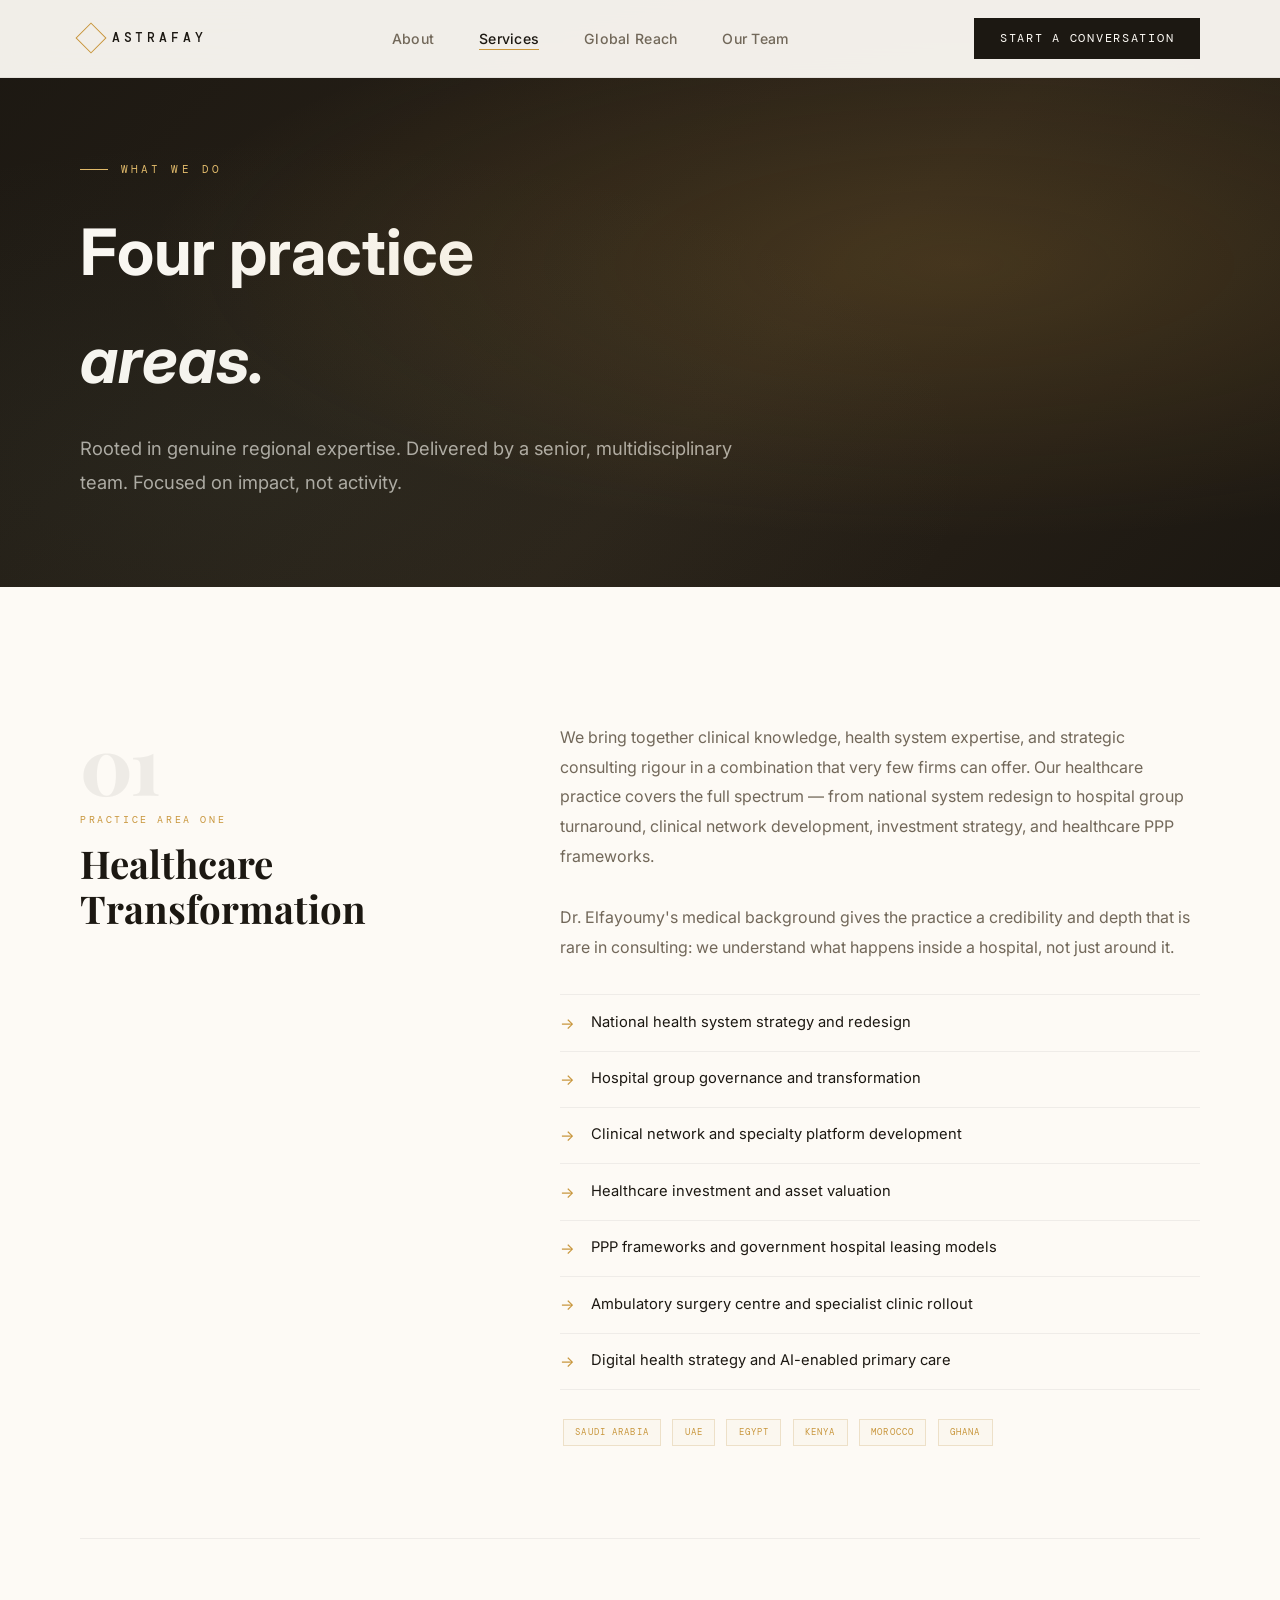
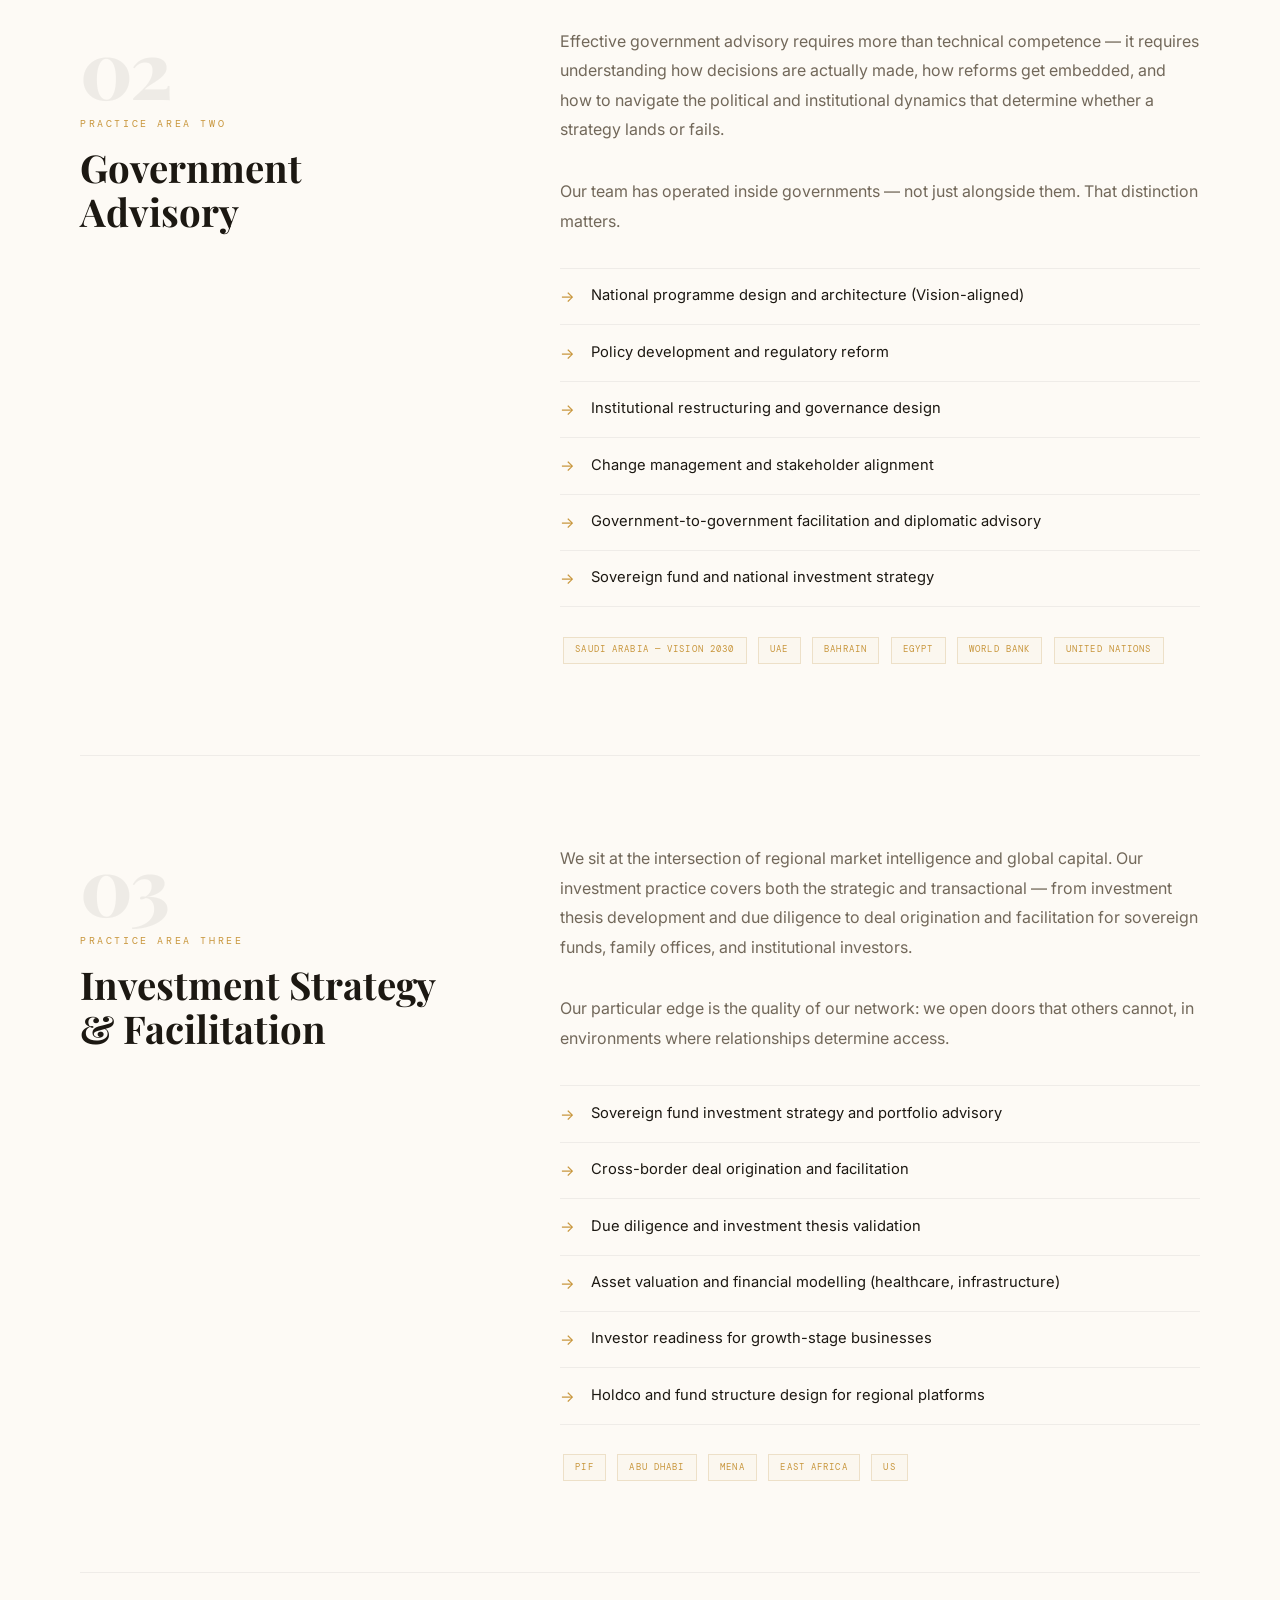
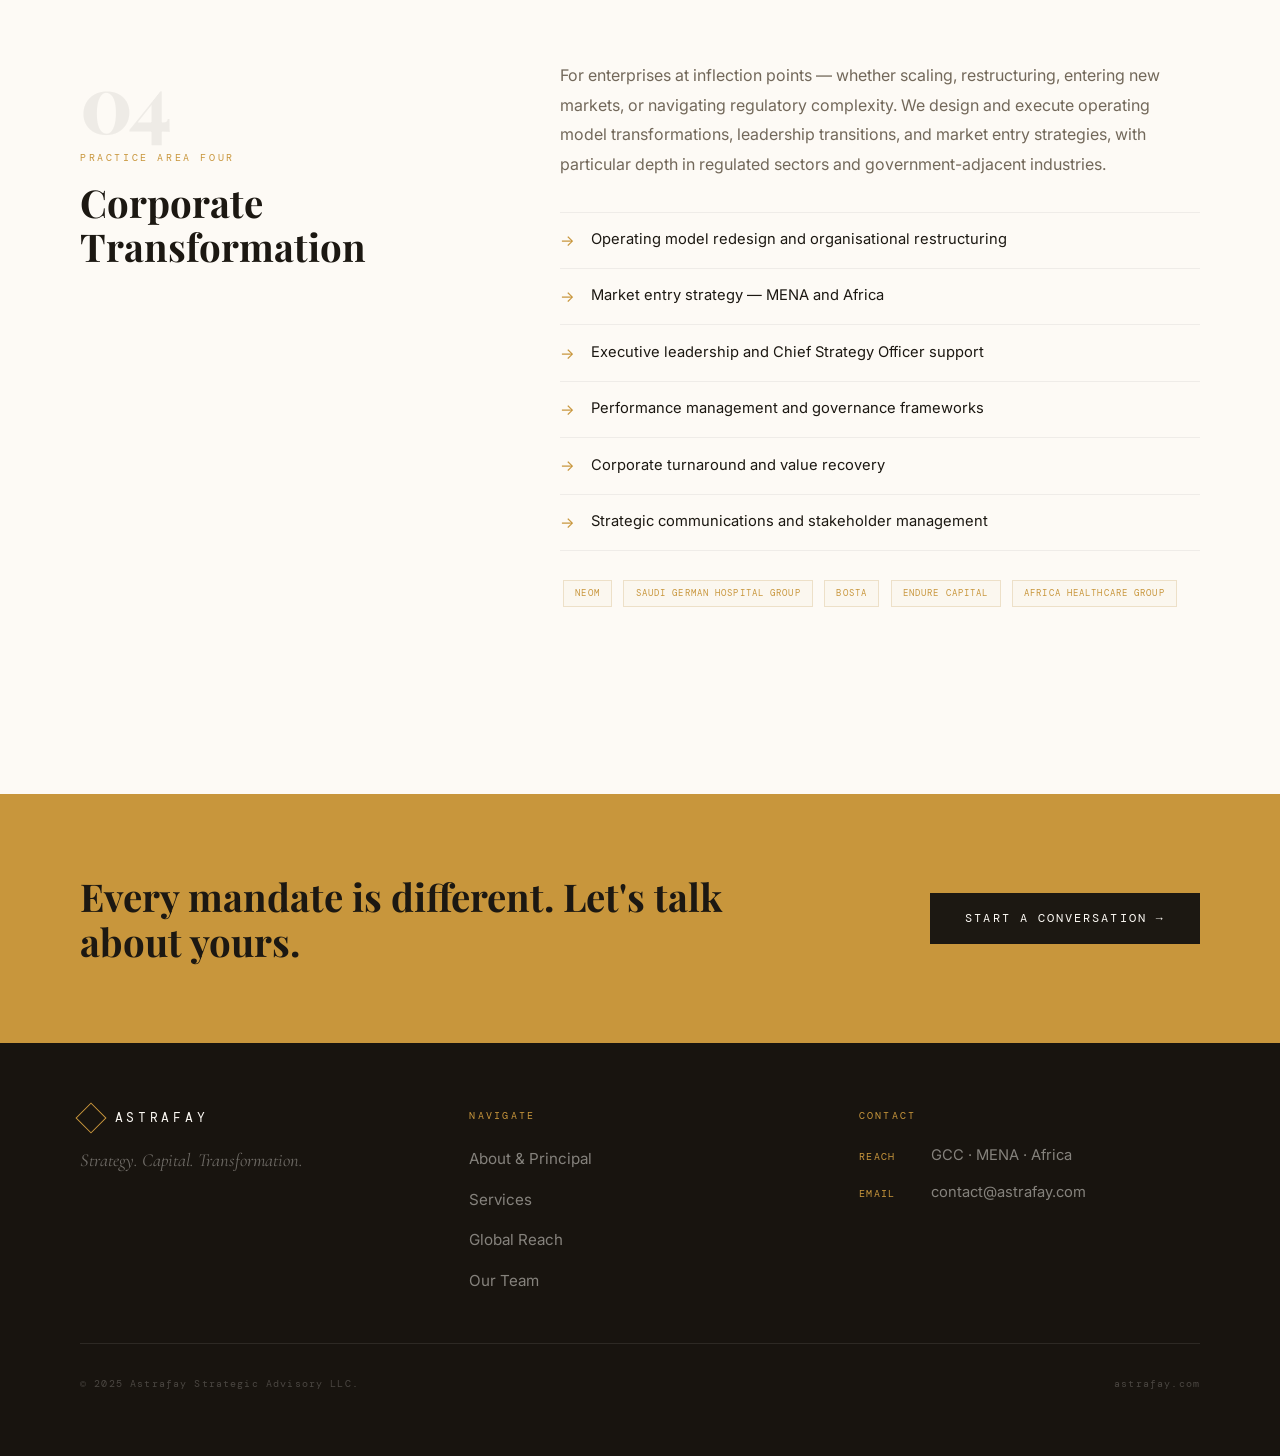
<file: services/index.html>
<!DOCTYPE html>
<html lang="en">
<head>
  <meta charset="UTF-8" />
  <meta name="viewport" content="width=device-width, initial-scale=1.0" />
  <title>Services — Astrafay</title>
  <link rel="preconnect" href="https://fonts.googleapis.com" />
  <link rel="preconnect" href="https://fonts.gstatic.com" crossorigin />
  <link href="https://fonts.googleapis.com/css2?family=Playfair+Display:ital,wght@0,700;0,800;1,400;1,700&family=Cormorant+Garamond:ital,wght@0,300;0,400;1,300;1,400&family=DM+Mono:wght@300;400;500&family=Inter:wght@400;500;600&display=swap" rel="stylesheet" />
  <link rel="stylesheet" href="../style.css" />
  <style>
    .service-block {
      display: grid; grid-template-columns: 1fr 1.6fr;
      gap: 5rem; align-items: start;
      padding: 5.5rem 0;
      border-bottom: 1px solid var(--rule-lt);
    }

    .service-block:last-child { border-bottom: none; }

    .service-block-num {
      font-family: var(--ff-head);
      font-size: 5rem; font-weight: 800;
      color: var(--ink); opacity: 0.06;
      line-height: 1; letter-spacing: -0.04em;
      margin-bottom: 0.5rem;
    }

    .service-block-label {
      font-family: var(--ff-mono);
      font-size: 0.65rem; letter-spacing: 0.25em; text-transform: uppercase;
      color: var(--gold); margin-bottom: 0.8rem;
    }

    .service-block-title {
      font-family: var(--ff-head);
      font-size: clamp(1.8rem, 3vw, 2.6rem);
      font-weight: 700; line-height: 1.15; color: var(--ink);
    }

    .service-block-body {
      font-size: 1rem; color: var(--mid);
      line-height: 1.85; margin-bottom: 2rem;
    }

    .service-offerings {
      display: flex; flex-direction: column; gap: 0;
      border-top: 1px solid var(--rule-lt);
    }

    .offering {
      display: flex; align-items: start; gap: 1rem;
      padding: 0.9rem 0;
      border-bottom: 1px solid var(--rule-lt);
      font-size: 0.92rem; color: var(--ink);
    }

    .offering::before {
      content: '→';
      color: var(--gold); font-size: 0.96rem; flex-shrink: 0; padding-top: 0.05rem;
    }

    .geo-badge {
      display: inline-flex; align-items: center; gap: 0.5rem;
      font-family: var(--ff-mono);
      font-size: 0.58rem; letter-spacing: 0.12em; text-transform: uppercase;
      border: 1px solid rgba(201,169,110,0.3);
      color: var(--gold); padding: 0.3rem 0.7rem;
      background: rgba(201,169,110,0.04);
      margin: 0.2rem;
    }

    .geo-wrap { margin-top: 1.5rem; }

    @media (max-width: 1100px) {
      .service-block { grid-template-columns: 1fr; gap: 2.5rem; }
    }
  </style>
</head>
<body>

<nav id="main-nav">
  <a href="../index.html" class="nav-logo"><span class="nav-logo-mark"></span>Astrafay</a>
  <ul class="nav-links">
    <li><a href="../about/index.html">About</a></li>
    <li><a href="../services/index.html" class="active">Services</a></li>
    <li><a href="../clients/index.html">Global Reach</a></li>
    <li><a href="../team/index.html">Our Team</a></li>
  </ul>
  <a href="../index.html#contact" class="nav-cta">Start a Conversation</a>
</nav>

<div class="page-hero">
  <div class="wrap">
    <div class="eyebrow">What We Do</div>
    <h1 class="display" style="color:var(--paper);font-size:clamp(2.8rem,5vw,5rem);margin-bottom:1.2rem;">Four practice<br><em>areas.</em></h1>
    <p class="body-lg">Rooted in genuine regional expertise. Delivered by a senior, multidisciplinary team. Focused on impact, not activity.</p>
  </div>
</div>

<section style="background:var(--paper);padding:3rem 0 6rem;">
  <div class="wrap">

    <div class="service-block fade-up">
      <div>
        <div class="service-block-num">01</div>
        <div class="service-block-label">Practice Area One</div>
        <h2 class="service-block-title">Healthcare<br>Transformation</h2>
      </div>
      <div>
        <p class="service-block-body">
          We bring together clinical knowledge, health system expertise, and strategic consulting rigour in a combination that very few firms can offer. Our healthcare practice covers the full spectrum — from national system redesign to hospital group turnaround, clinical network development, investment strategy, and healthcare PPP frameworks.
        </p>
        <p class="service-block-body">
          Dr. Elfayoumy's medical background gives the practice a credibility and depth that is rare in consulting: we understand what happens inside a hospital, not just around it.
        </p>
        <div class="service-offerings">
          <div class="offering">National health system strategy and redesign</div>
          <div class="offering">Hospital group governance and transformation</div>
          <div class="offering">Clinical network and specialty platform development</div>
          <div class="offering">Healthcare investment and asset valuation</div>
          <div class="offering">PPP frameworks and government hospital leasing models</div>
          <div class="offering">Ambulatory surgery centre and specialist clinic rollout</div>
          <div class="offering">Digital health strategy and AI-enabled primary care</div>
        </div>
        <div class="geo-wrap">
          <span class="geo-badge">Saudi Arabia</span>
          <span class="geo-badge">UAE</span>
          <span class="geo-badge">Egypt</span>
          <span class="geo-badge">Kenya</span>
          <span class="geo-badge">Morocco</span>
          <span class="geo-badge">Ghana</span>
        </div>
      </div>
    </div>

    <div class="service-block fade-up">
      <div>
        <div class="service-block-num">02</div>
        <div class="service-block-label">Practice Area Two</div>
        <h2 class="service-block-title">Government<br>Advisory</h2>
      </div>
      <div>
        <p class="service-block-body">
          Effective government advisory requires more than technical competence — it requires understanding how decisions are actually made, how reforms get embedded, and how to navigate the political and institutional dynamics that determine whether a strategy lands or fails.
        </p>
        <p class="service-block-body">
          Our team has operated inside governments — not just alongside them. That distinction matters.
        </p>
        <div class="service-offerings">
          <div class="offering">National programme design and architecture (Vision-aligned)</div>
          <div class="offering">Policy development and regulatory reform</div>
          <div class="offering">Institutional restructuring and governance design</div>
          <div class="offering">Change management and stakeholder alignment</div>
          <div class="offering">Government-to-government facilitation and diplomatic advisory</div>
          <div class="offering">Sovereign fund and national investment strategy</div>
        </div>
        <div class="geo-wrap">
          <span class="geo-badge">Saudi Arabia — Vision 2030</span>
          <span class="geo-badge">UAE</span>
          <span class="geo-badge">Bahrain</span>
          <span class="geo-badge">Egypt</span>
          <span class="geo-badge">World Bank</span>
          <span class="geo-badge">United Nations</span>
        </div>
      </div>
    </div>

    <div class="service-block fade-up">
      <div>
        <div class="service-block-num">03</div>
        <div class="service-block-label">Practice Area Three</div>
        <h2 class="service-block-title">Investment Strategy<br>&amp; Facilitation</h2>
      </div>
      <div>
        <p class="service-block-body">
          We sit at the intersection of regional market intelligence and global capital. Our investment practice covers both the strategic and transactional — from investment thesis development and due diligence to deal origination and facilitation for sovereign funds, family offices, and institutional investors.
        </p>
        <p class="service-block-body">
          Our particular edge is the quality of our network: we open doors that others cannot, in environments where relationships determine access.
        </p>
        <div class="service-offerings">
          <div class="offering">Sovereign fund investment strategy and portfolio advisory</div>
          <div class="offering">Cross-border deal origination and facilitation</div>
          <div class="offering">Due diligence and investment thesis validation</div>
          <div class="offering">Asset valuation and financial modelling (healthcare, infrastructure)</div>
          <div class="offering">Investor readiness for growth-stage businesses</div>
          <div class="offering">Holdco and fund structure design for regional platforms</div>
        </div>
        <div class="geo-wrap">
          <span class="geo-badge">PIF</span>
          <span class="geo-badge">Abu Dhabi</span>
          <span class="geo-badge">MENA</span>
          <span class="geo-badge">East Africa</span>
          <span class="geo-badge">US</span>
        </div>
      </div>
    </div>

    <div class="service-block fade-up">
      <div>
        <div class="service-block-num">04</div>
        <div class="service-block-label">Practice Area Four</div>
        <h2 class="service-block-title">Corporate<br>Transformation</h2>
      </div>
      <div>
        <p class="service-block-body">
          For enterprises at inflection points — whether scaling, restructuring, entering new markets, or navigating regulatory complexity. We design and execute operating model transformations, leadership transitions, and market entry strategies, with particular depth in regulated sectors and government-adjacent industries.
        </p>
        <div class="service-offerings">
          <div class="offering">Operating model redesign and organisational restructuring</div>
          <div class="offering">Market entry strategy — MENA and Africa</div>
          <div class="offering">Executive leadership and Chief Strategy Officer support</div>
          <div class="offering">Performance management and governance frameworks</div>
          <div class="offering">Corporate turnaround and value recovery</div>
          <div class="offering">Strategic communications and stakeholder management</div>
        </div>
        <div class="geo-wrap">
          <span class="geo-badge">NEOM</span>
          <span class="geo-badge">Saudi German Hospital Group</span>
          <span class="geo-badge">Bosta</span>
          <span class="geo-badge">Endure Capital</span>
          <span class="geo-badge">Africa Healthcare Group</span>
        </div>
      </div>
    </div>

  </div>
</section>

<section style="background:var(--gold);padding:5rem 0;">
  <div class="wrap">
    <div style="display:flex;align-items:center;justify-content:space-between;gap:3rem;flex-wrap:wrap;">
      <h2 style="font-family:var(--ff-head);font-size:clamp(1.8rem,3vw,2.8rem);font-weight:700;color:var(--ink);max-width:30ch;line-height:1.15;">Every mandate is different. Let's talk about yours.</h2>
      <a href="../index.html#contact" class="btn" style="background:var(--ink);color:var(--paper);flex-shrink:0;">Start a Conversation &rarr;</a>
    </div>
  </div>
</section>

<footer>
  <div class="footer-inner">
    <div>
      <div class="footer-logo-mark"><span class="nav-logo-mark"></span><span class="footer-brand">Astrafay</span></div>
      <div class="footer-tagline">Strategy. Capital. Transformation.</div>
    </div>
    <div>
      <div class="footer-nav-title">Navigate</div>
      <ul class="footer-nav-list">
        <li><a href="../about/index.html">About &amp; Principal</a></li>
        <li><a href="../services/index.html">Services</a></li>
        <li><a href="../clients/index.html">Global Reach</a></li>
        <li><a href="../team/index.html">Our Team</a></li>
      </ul>
    </div>
    <div>
      <div class="footer-nav-title">Contact</div>
      <div class="footer-contact-item"><span class="footer-contact-label">Reach</span><span class="footer-contact-val">GCC &middot; MENA &middot; Africa</span></div>
      <div class="footer-contact-item"><span class="footer-contact-label">Email</span><span class="footer-contact-val">contact@astrafay.com</span></div>
    </div>
  </div>
  <div class="footer-bottom">
    <span>&copy; 2025 Astrafay Strategic Advisory LLC.</span><span>astrafay.com</span>
  </div>
</footer>

<script>
  const nav = document.getElementById('main-nav');
  window.addEventListener('scroll', () => nav.classList.toggle('scrolled', window.scrollY > 40));
  const obs = new IntersectionObserver(entries => {
    entries.forEach(el => { if(el.isIntersecting){ setTimeout(()=>el.target.classList.add('visible'),(parseInt(el.target.dataset.delay)||0)); obs.unobserve(el.target); }});
  }, {threshold:0.06});
  document.querySelectorAll('.fade-up').forEach((el,i)=>{ el.dataset.delay=(i%3)*80; obs.observe(el); });
</script>
</body>
</html>
</file>
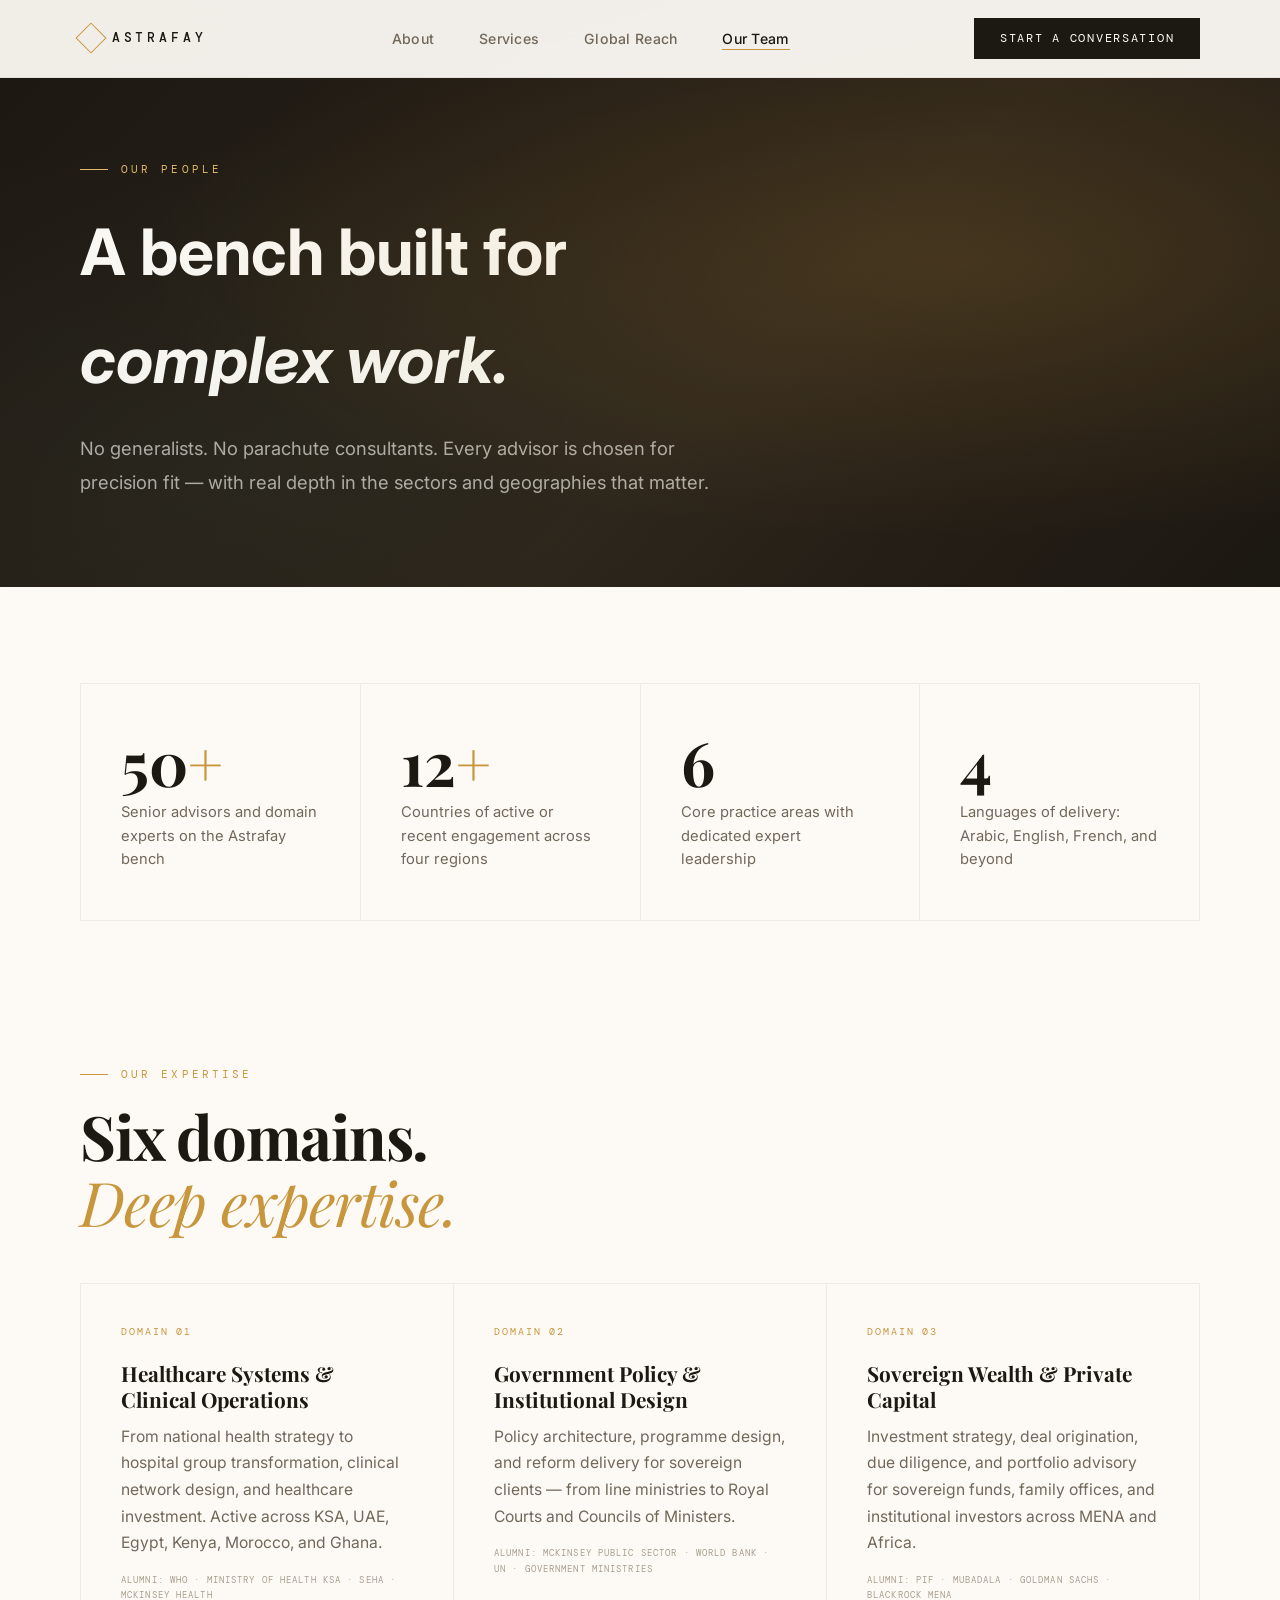
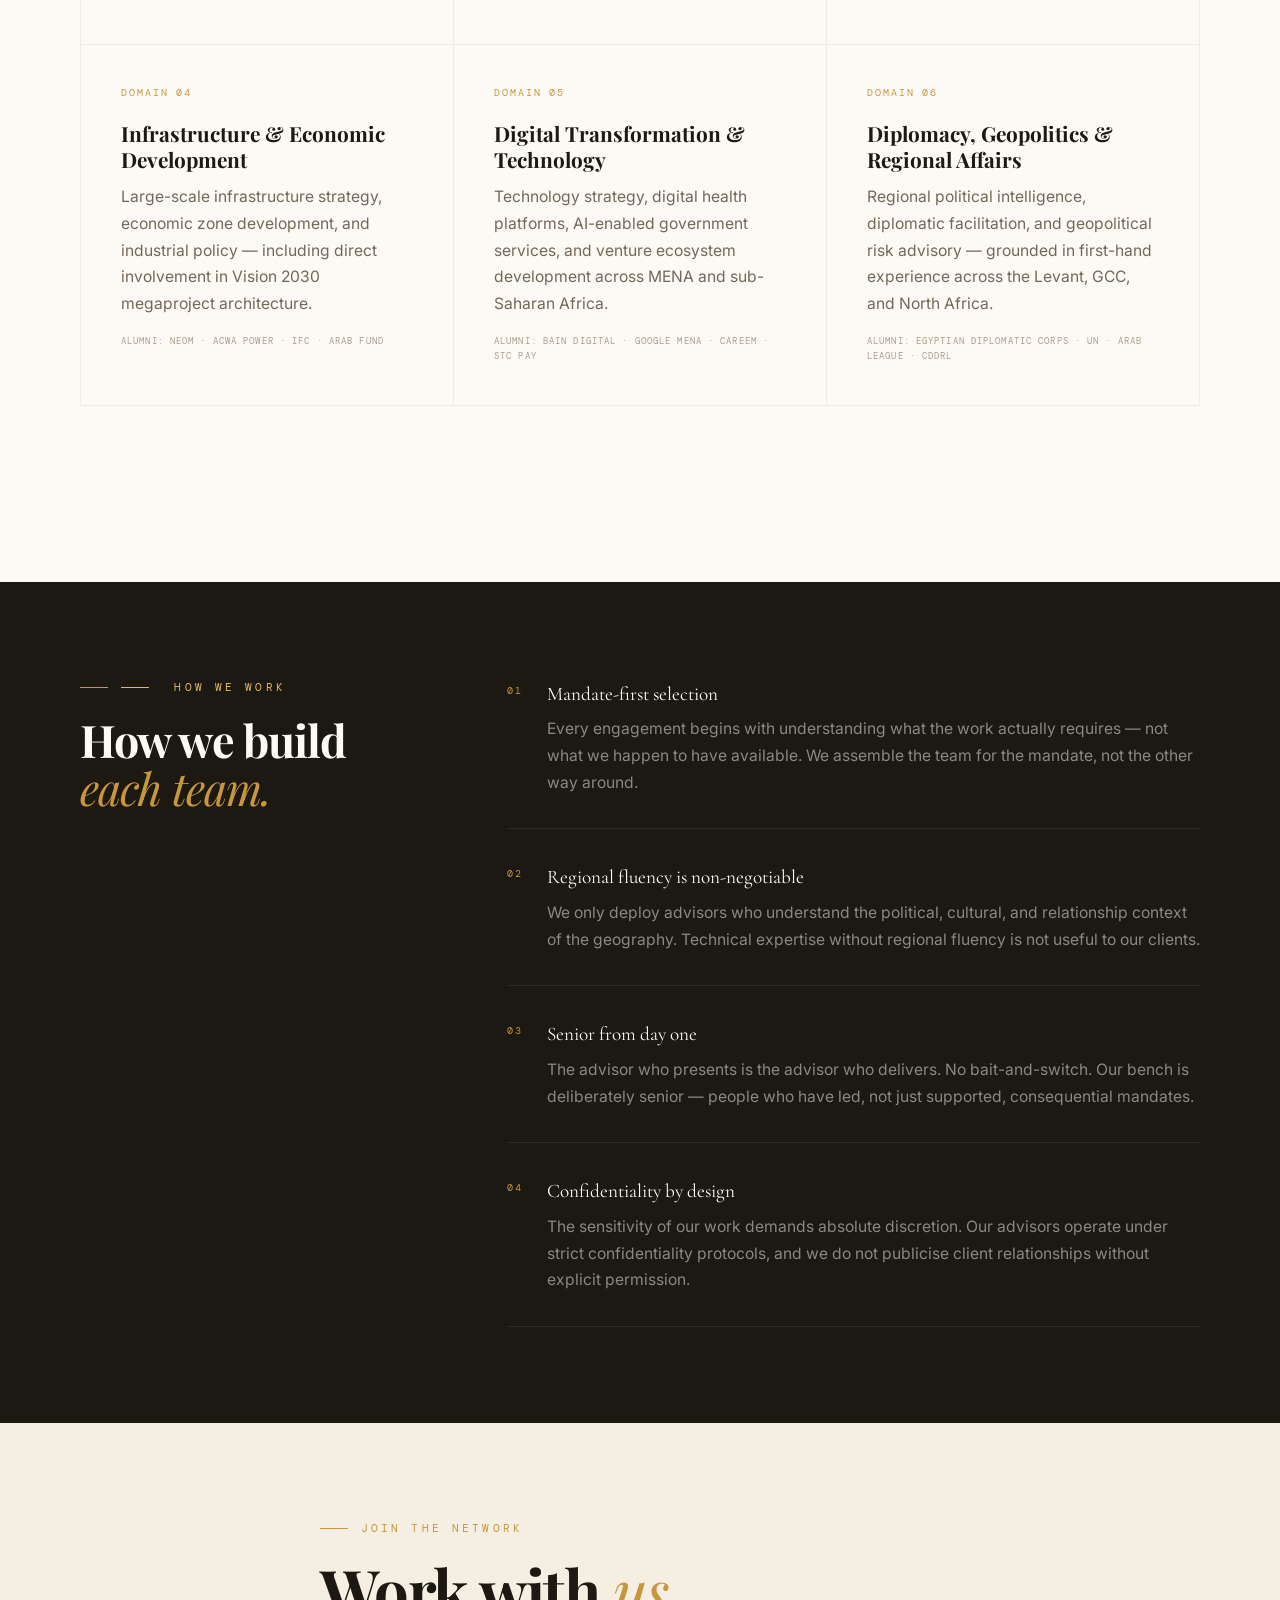
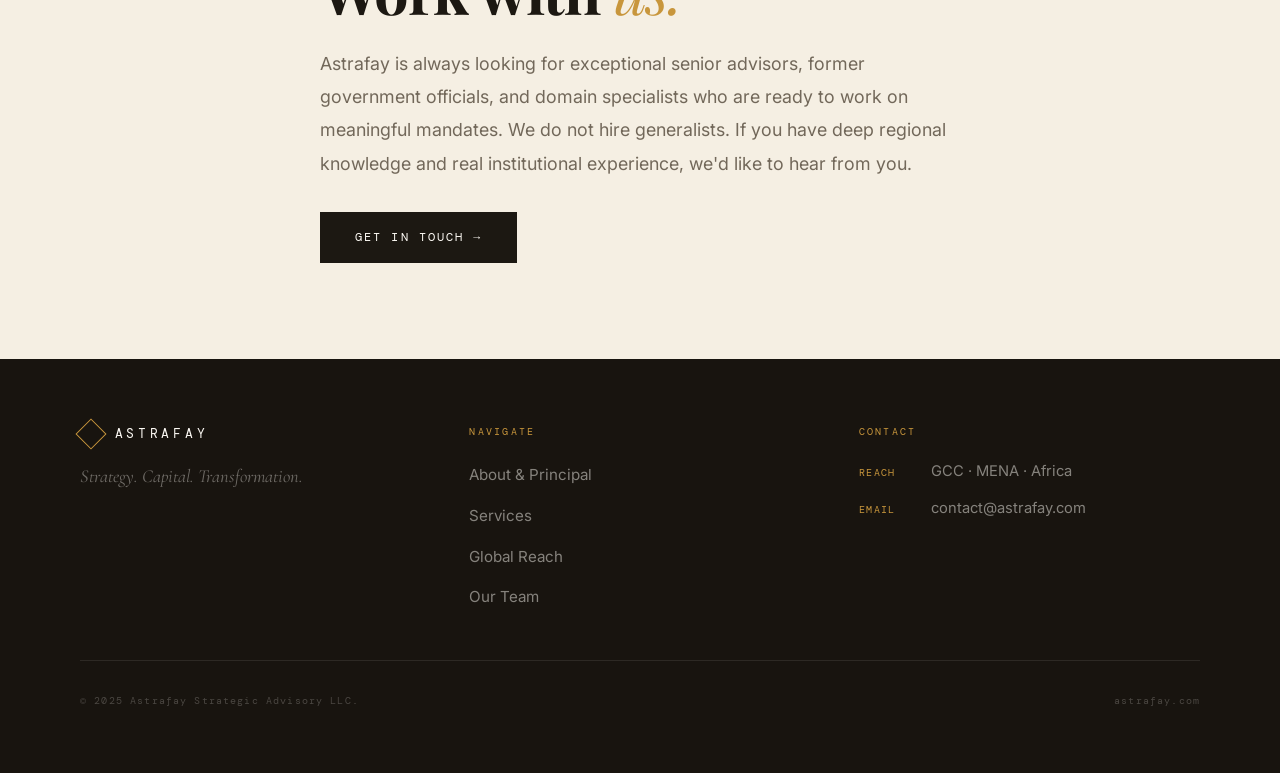
<file: team/index.html>
<!DOCTYPE html>
<html lang="en">
<head>
  <meta charset="UTF-8" />
  <meta name="viewport" content="width=device-width, initial-scale=1.0" />
  <title>Our Team — Astrafay</title>
  <link rel="preconnect" href="https://fonts.googleapis.com" />
  <link rel="preconnect" href="https://fonts.gstatic.com" crossorigin />
  <link href="https://fonts.googleapis.com/css2?family=Playfair+Display:ital,wght@0,700;0,800;1,400;1,700&family=Cormorant+Garamond:ital,wght@0,300;0,400;1,300;1,400&family=DM+Mono:wght@300;400;500&family=Inter:wght@400;500;600&display=swap" rel="stylesheet" />
  <link rel="stylesheet" href="../style.css" />
  <style>
    .stat-row {
      display: grid; grid-template-columns: repeat(4, 1fr);
      gap: 0;
      border-top: 1px solid var(--rule-lt);
      border-left: 1px solid var(--rule-lt);
      margin-bottom: 6rem;
    }

    .stat-cell {
      padding: 3rem 2.5rem;
      border-right: 1px solid var(--rule-lt);
      border-bottom: 1px solid var(--rule-lt);
    }

    .stat-big {
      font-family: var(--ff-head);
      font-size: 3.8rem; font-weight: 700;
      color: var(--ink); line-height: 1; margin-bottom: 0.5rem;
    }

    .stat-big span { color: var(--gold); }

    .stat-desc { font-size: 0.92rem; color: var(--mid); line-height: 1.6; }

    .domain-grid {
      display: grid; grid-template-columns: repeat(3, 1fr);
      gap: 0;
      border-top: 1px solid var(--rule-lt);
      border-left: 1px solid var(--rule-lt);
      margin-bottom: 6rem;
    }

    .domain-card {
      padding: 2.5rem;
      border-right: 1px solid var(--rule-lt);
      border-bottom: 1px solid var(--rule-lt);
      position: relative; transition: background 0.2s;
    }

    .domain-card::after {
      content: '';
      position: absolute; bottom: 0; left: 0;
      width: 0; height: 2px; background: var(--gold);
      transition: width 0.4s;
    }

    .domain-card:hover::after { width: 100%; }
    .domain-card:hover { background: rgba(201,169,110,0.04); }

    .domain-icon {
      font-family: var(--ff-mono);
      font-size: 0.6rem; letter-spacing: 0.2em; text-transform: uppercase;
      color: var(--gold); margin-bottom: 1.2rem;
    }

    .domain-name {
      font-family: var(--ff-head);
      font-size: 1.3rem; font-weight: 700;
      color: var(--ink); margin-bottom: 0.75rem; line-height: 1.25;
    }

    .domain-body { font-size: 0.98rem; color: var(--mid); line-height: 1.7; }

    .domain-origins {
      margin-top: 1rem;
      font-family: var(--ff-mono);
      font-size: 0.58rem; letter-spacing: 0.12em; text-transform: uppercase;
      color: var(--light);
    }

    .approach-strip {
      background: var(--ink);
      padding: 6rem 0;
    }

    .approach-cols {
      display: grid; grid-template-columns: 1fr 2fr;
      gap: 5rem; align-items: start;
    }

    .approach-item {
      display: flex; gap: 1.5rem; align-items: start;
      padding: 2rem 0; border-bottom: 1px solid rgba(250,248,244,0.08);
    }

    .approach-item:first-child { padding-top: 0; }

    .approach-num {
      font-family: var(--ff-mono);
      font-size: 0.62rem; letter-spacing: 0.2em;
      color: var(--gold); flex-shrink: 0; padding-top: 0.3rem;
    }

    .approach-title {
      font-family: var(--ff-sub);
      font-size: 1.2rem; color: var(--paper); margin-bottom: 0.4rem;
    }

    .approach-body { font-size: 0.98rem; color: rgba(250,248,244,0.5); line-height: 1.7; }

    @media (max-width: 1100px) {
      .stat-row { grid-template-columns: 1fr 1fr; }
      .domain-grid { grid-template-columns: 1fr 1fr; }
      .approach-cols { grid-template-columns: 1fr; gap: 2rem; }
    }

    @media (max-width: 640px) {
      .stat-row { grid-template-columns: 1fr 1fr; }
      .domain-grid { grid-template-columns: 1fr; }
    }
  </style>
</head>
<body>

<nav id="main-nav">
  <a href="../index.html" class="nav-logo"><span class="nav-logo-mark"></span>Astrafay</a>
  <ul class="nav-links">
    <li><a href="../about/index.html">About</a></li>
    <li><a href="../services/index.html">Services</a></li>
    <li><a href="../clients/index.html">Global Reach</a></li>
    <li><a href="../team/index.html" class="active">Our Team</a></li>
  </ul>
  <a href="../index.html#contact" class="nav-cta">Start a Conversation</a>
</nav>

<div class="page-hero">
  <div class="wrap">
    <div class="eyebrow">Our People</div>
    <h1 class="display" style="color:var(--paper);font-size:clamp(2.8rem,5vw,5rem);margin-bottom:1.2rem;">A bench built for<br><em>complex work.</em></h1>
    <p class="body-lg">No generalists. No parachute consultants. Every advisor is chosen for precision fit — with real depth in the sectors and geographies that matter.</p>
  </div>
</div>

<!-- STATS -->
<section style="background:var(--paper);padding:6rem 0 3rem;">
  <div class="wrap">
    <div class="stat-row fade-up">
      <div class="stat-cell">
        <div class="stat-big">50<span>+</span></div>
        <div class="stat-desc">Senior advisors and domain experts on the Astrafay bench</div>
      </div>
      <div class="stat-cell">
        <div class="stat-big">12<span>+</span></div>
        <div class="stat-desc">Countries of active or recent engagement across four regions</div>
      </div>
      <div class="stat-cell">
        <div class="stat-big">6</div>
        <div class="stat-desc">Core practice areas with dedicated expert leadership</div>
      </div>
      <div class="stat-cell">
        <div class="stat-big">4</div>
        <div class="stat-desc">Languages of delivery: Arabic, English, French, and beyond</div>
      </div>
    </div>
  </div>
</section>

<!-- DOMAINS -->
<section style="background:var(--paper);padding:0 0 5rem;">
  <div class="wrap">
    <div class="eyebrow fade-up">Our Expertise</div>
    <h2 class="display fade-up" style="margin-bottom:3rem;">Six domains.<br><em>Deep expertise.</em></h2>
    <div class="domain-grid fade-up">
      <div class="domain-card">
        <div class="domain-icon">Domain 01</div>
        <div class="domain-name">Healthcare Systems &amp; Clinical Operations</div>
        <div class="domain-body">From national health strategy to hospital group transformation, clinical network design, and healthcare investment. Active across KSA, UAE, Egypt, Kenya, Morocco, and Ghana.</div>
        <div class="domain-origins">Alumni: WHO · Ministry of Health KSA · SEHA · McKinsey Health</div>
      </div>
      <div class="domain-card">
        <div class="domain-icon">Domain 02</div>
        <div class="domain-name">Government Policy &amp; Institutional Design</div>
        <div class="domain-body">Policy architecture, programme design, and reform delivery for sovereign clients — from line ministries to Royal Courts and Councils of Ministers.</div>
        <div class="domain-origins">Alumni: McKinsey Public Sector · World Bank · UN · Government Ministries</div>
      </div>
      <div class="domain-card">
        <div class="domain-icon">Domain 03</div>
        <div class="domain-name">Sovereign Wealth &amp; Private Capital</div>
        <div class="domain-body">Investment strategy, deal origination, due diligence, and portfolio advisory for sovereign funds, family offices, and institutional investors across MENA and Africa.</div>
        <div class="domain-origins">Alumni: PIF · Mubadala · Goldman Sachs · BlackRock MENA</div>
      </div>
      <div class="domain-card">
        <div class="domain-icon">Domain 04</div>
        <div class="domain-name">Infrastructure &amp; Economic Development</div>
        <div class="domain-body">Large-scale infrastructure strategy, economic zone development, and industrial policy — including direct involvement in Vision 2030 megaproject architecture.</div>
        <div class="domain-origins">Alumni: NEOM · ACWA Power · IFC · Arab Fund</div>
      </div>
      <div class="domain-card">
        <div class="domain-icon">Domain 05</div>
        <div class="domain-name">Digital Transformation &amp; Technology</div>
        <div class="domain-body">Technology strategy, digital health platforms, AI-enabled government services, and venture ecosystem development across MENA and sub-Saharan Africa.</div>
        <div class="domain-origins">Alumni: Bain Digital · Google MENA · Careem · STC Pay</div>
      </div>
      <div class="domain-card">
        <div class="domain-icon">Domain 06</div>
        <div class="domain-name">Diplomacy, Geopolitics &amp; Regional Affairs</div>
        <div class="domain-body">Regional political intelligence, diplomatic facilitation, and geopolitical risk advisory — grounded in first-hand experience across the Levant, GCC, and North Africa.</div>
        <div class="domain-origins">Alumni: Egyptian Diplomatic Corps · UN · Arab League · CDDRL</div>
      </div>
    </div>
  </div>
</section>

<!-- HOW WE ASSEMBLE TEAMS -->
<div class="approach-strip">
  <div class="wrap">
    <div class="approach-cols fade-up">
      <div>
        <div class="eyebrow" style="color:var(--gold-lt);"><span style="display:block;width:1.75rem;height:1px;background:var(--gold-lt);flex-shrink:0;margin-right:.8rem;"></span>How We Work</div>
        <h2 class="display" style="color:var(--paper);font-size:clamp(2rem,3.5vw,3rem);margin-top:1rem;">How we build<br><em>each team.</em></h2>
      </div>
      <div>
        <div class="approach-item">
          <span class="approach-num">01</span>
          <div>
            <div class="approach-title">Mandate-first selection</div>
            <div class="approach-body">Every engagement begins with understanding what the work actually requires — not what we happen to have available. We assemble the team for the mandate, not the other way around.</div>
          </div>
        </div>
        <div class="approach-item">
          <span class="approach-num">02</span>
          <div>
            <div class="approach-title">Regional fluency is non-negotiable</div>
            <div class="approach-body">We only deploy advisors who understand the political, cultural, and relationship context of the geography. Technical expertise without regional fluency is not useful to our clients.</div>
          </div>
        </div>
        <div class="approach-item">
          <span class="approach-num">03</span>
          <div>
            <div class="approach-title">Senior from day one</div>
            <div class="approach-body">The advisor who presents is the advisor who delivers. No bait-and-switch. Our bench is deliberately senior — people who have led, not just supported, consequential mandates.</div>
          </div>
        </div>
        <div class="approach-item">
          <span class="approach-num">04</span>
          <div>
            <div class="approach-title">Confidentiality by design</div>
            <div class="approach-body">The sensitivity of our work demands absolute discretion. Our advisors operate under strict confidentiality protocols, and we do not publicise client relationships without explicit permission.</div>
          </div>
        </div>
      </div>
    </div>
  </div>
</div>

<!-- JOIN -->
<section style="background:var(--cream);padding:6rem 0;">
  <div class="wrap" style="max-width:800px;">
    <div class="eyebrow fade-up">Join the Network</div>
    <h2 class="display fade-up" style="margin-bottom:1.5rem;">Work with <em>us.</em></h2>
    <p style="font-size:1.12rem;color:var(--mid);line-height:1.85;margin-bottom:2rem;" class="fade-up">
      Astrafay is always looking for exceptional senior advisors, former government officials, and domain specialists who are ready to work on meaningful mandates. We do not hire generalists. If you have deep regional knowledge and real institutional experience, we'd like to hear from you.
    </p>
    <a href="../index.html#contact" class="btn btn-dark fade-up">Get in Touch &rarr;</a>
  </div>
</section>

<footer>
  <div class="footer-inner">
    <div>
      <div class="footer-logo-mark"><span class="nav-logo-mark"></span><span class="footer-brand">Astrafay</span></div>
      <div class="footer-tagline">Strategy. Capital. Transformation.</div>
    </div>
    <div>
      <div class="footer-nav-title">Navigate</div>
      <ul class="footer-nav-list">
        <li><a href="../about/index.html">About &amp; Principal</a></li>
        <li><a href="../services/index.html">Services</a></li>
        <li><a href="../clients/index.html">Global Reach</a></li>
        <li><a href="../team/index.html">Our Team</a></li>
      </ul>
    </div>
    <div>
      <div class="footer-nav-title">Contact</div>
      <div class="footer-contact-item"><span class="footer-contact-label">Reach</span><span class="footer-contact-val">GCC &middot; MENA &middot; Africa</span></div>
      <div class="footer-contact-item"><span class="footer-contact-label">Email</span><span class="footer-contact-val">contact@astrafay.com</span></div>
    </div>
  </div>
  <div class="footer-bottom">
    <span>&copy; 2025 Astrafay Strategic Advisory LLC.</span><span>astrafay.com</span>
  </div>
</footer>

<script>
  const nav = document.getElementById('main-nav');
  window.addEventListener('scroll', () => nav.classList.toggle('scrolled', window.scrollY > 40));
  const obs = new IntersectionObserver(entries => {
    entries.forEach(el => { if(el.isIntersecting){ setTimeout(()=>el.target.classList.add('visible'),(parseInt(el.target.dataset.delay)||0)); obs.unobserve(el.target); }});
  }, {threshold:0.06});
  document.querySelectorAll('.fade-up').forEach((el,i)=>{ el.dataset.delay=(i%3)*80; obs.observe(el); });
</script>
</body>
</html>
</file>
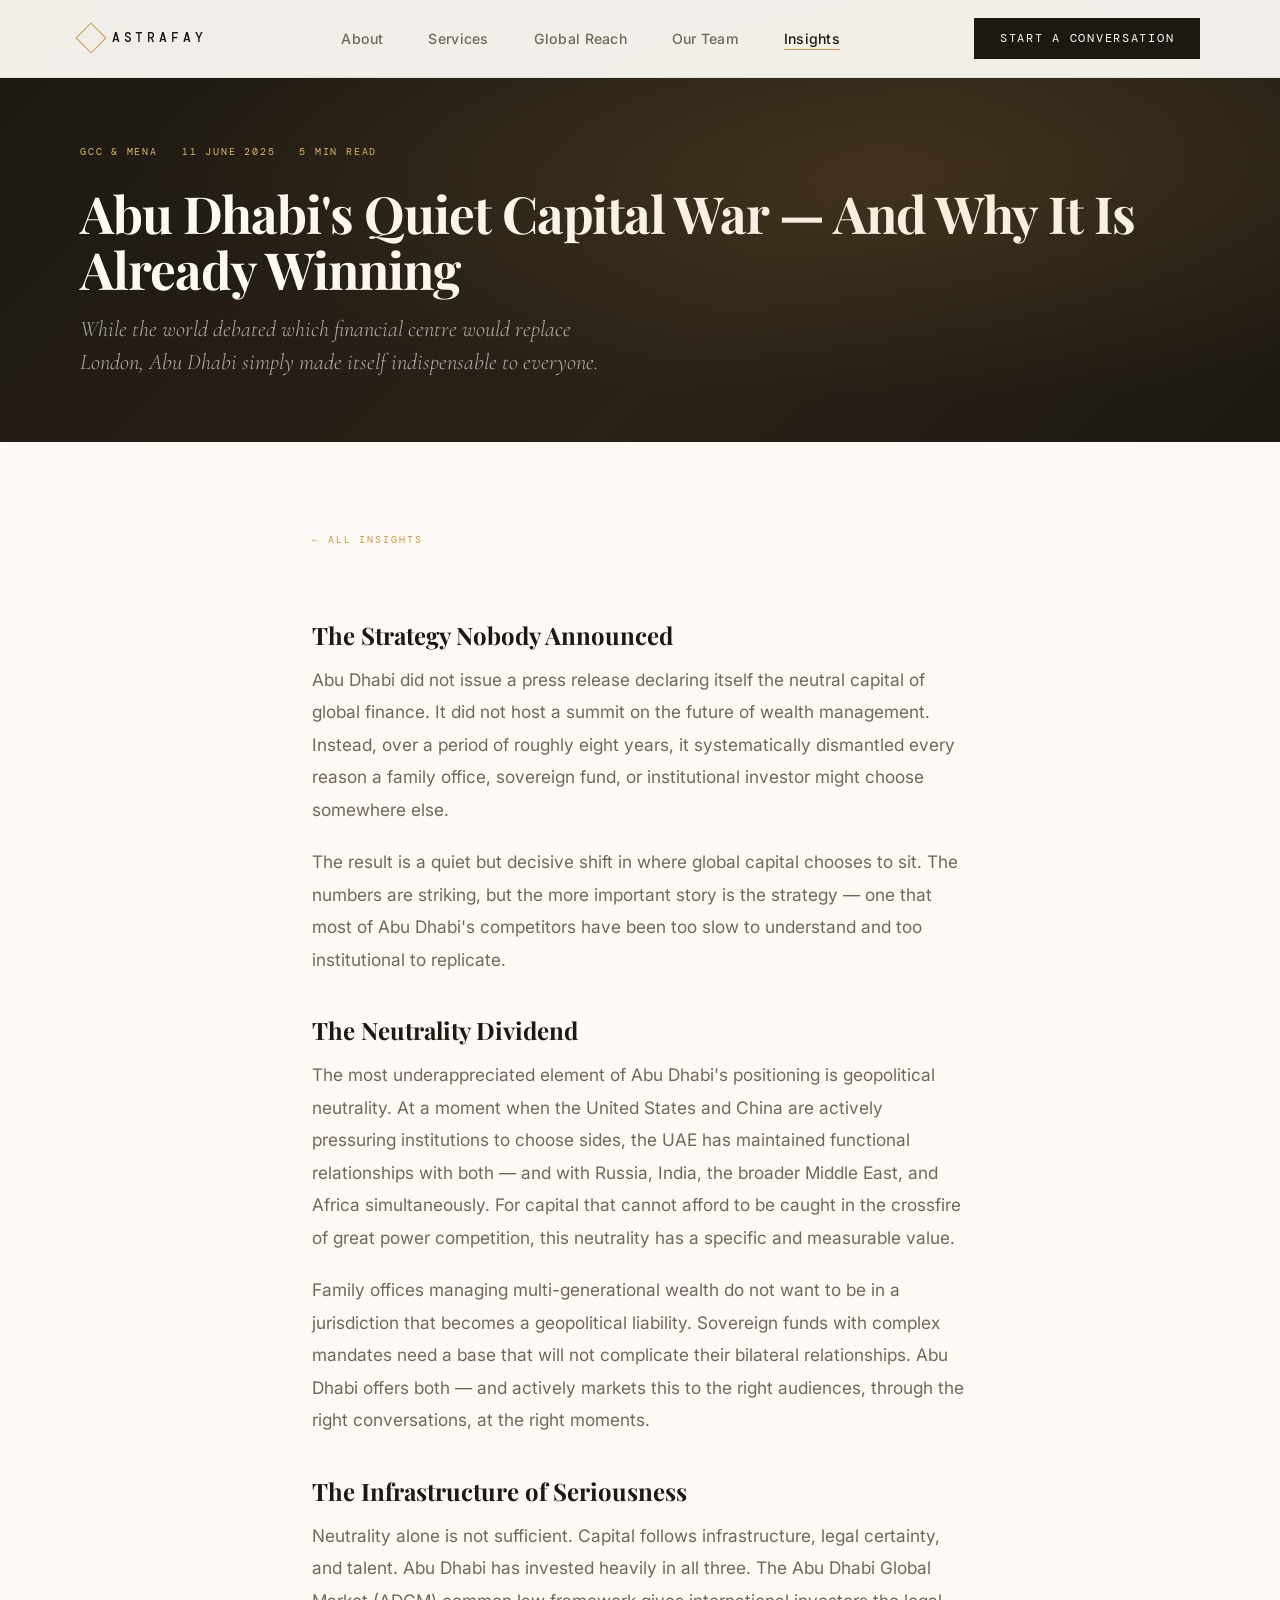
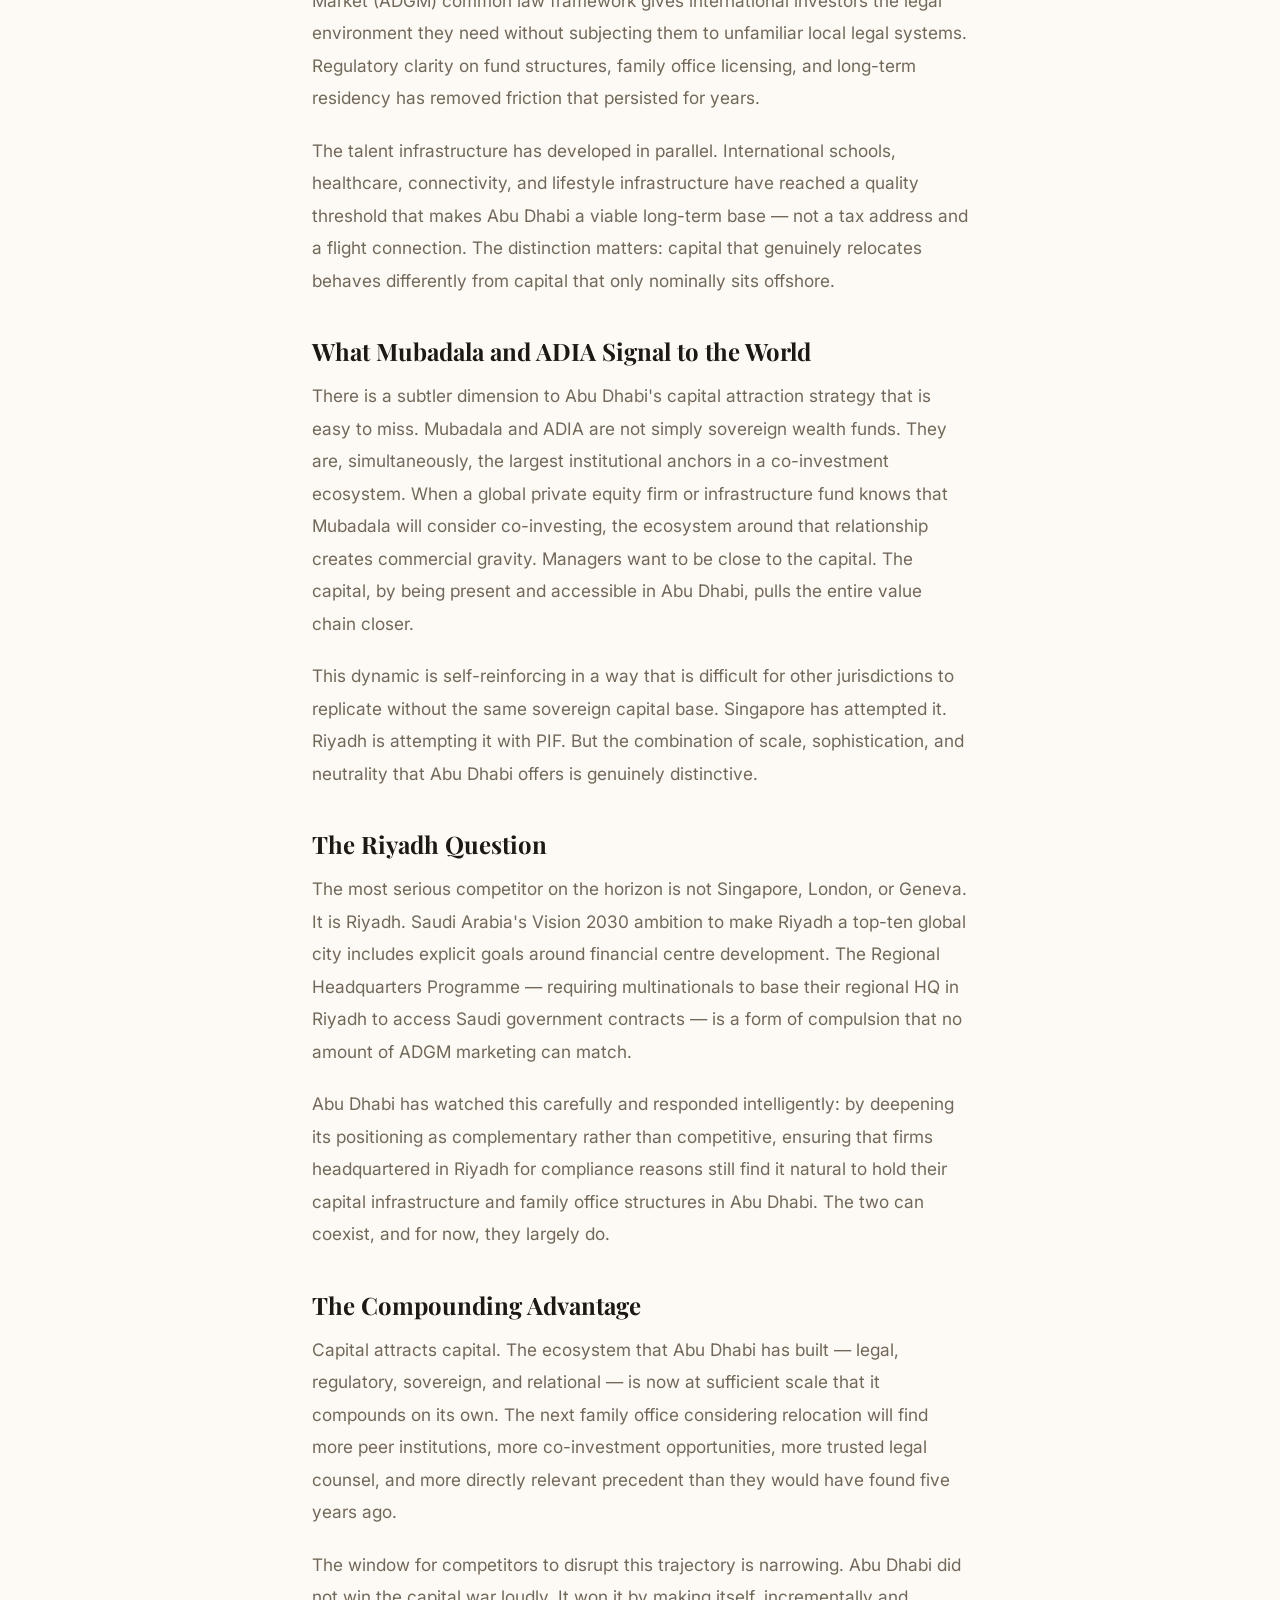
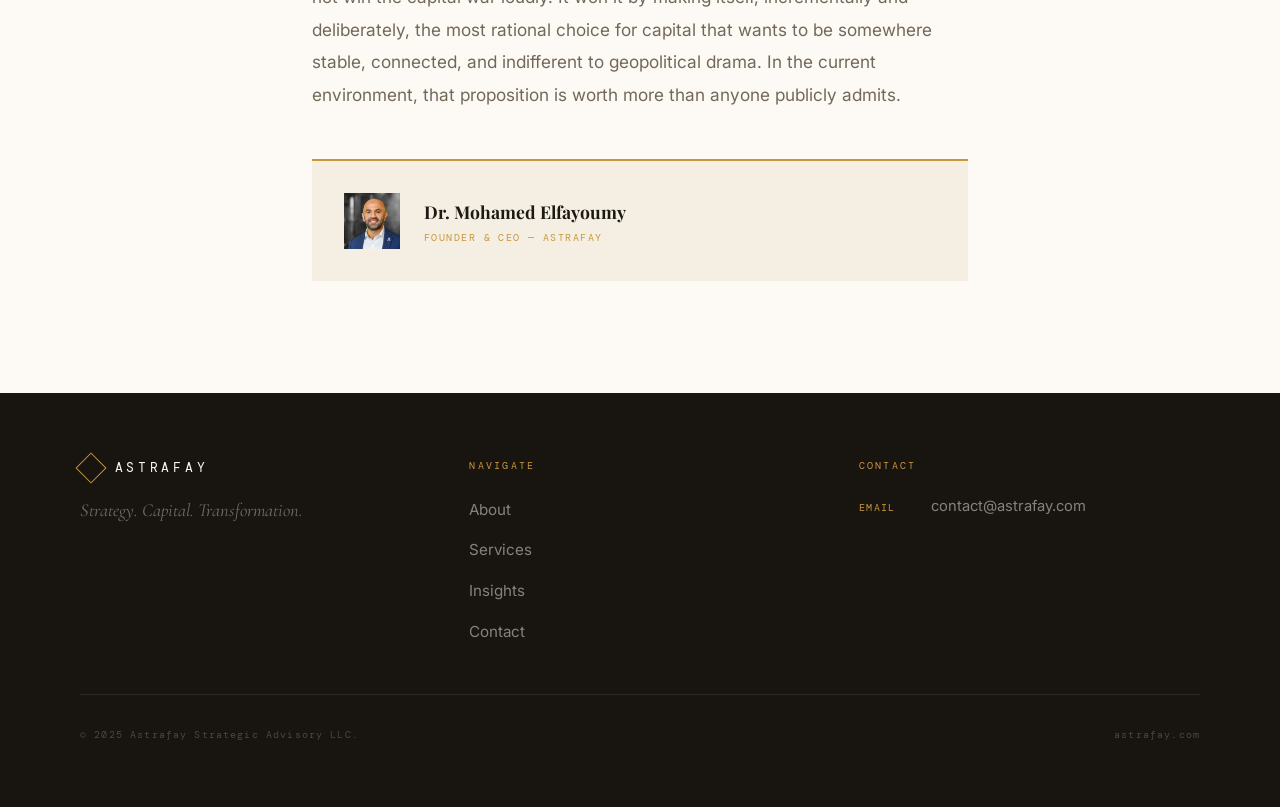
<file: insights/abu-dhabi-capital-war.html>
<!DOCTYPE html>
<html lang="en">
<head>
  <meta charset="UTF-8"/>
  <meta name="viewport" content="width=device-width, initial-scale=1.0"/>
  <title>Abu Dhabi's Quiet Capital War — And Why It Is Already Winning — Astrafay</title>
  <meta name="description" content="While the world debated which financial centre would replace London, Abu Dhabi simply made itself indispensable to everyone."/>
  <link rel="preconnect" href="https://fonts.googleapis.com"/>
  <link rel="preconnect" href="https://fonts.gstatic.com" crossorigin/>
  <link href="https://fonts.googleapis.com/css2?family=Playfair+Display:ital,wght@0,700;0,800;1,400;1,700&family=Cormorant+Garamond:ital,wght@0,300;0,400;1,300;1,400&family=DM+Mono:wght@300;400;500&family=Inter:wght@400;500;600&display=swap" rel="stylesheet"/>
  <link rel="stylesheet" href="../style.css"/>
  <style>
    .ah{padding:9rem 0 4rem;background:linear-gradient(135deg,#1c1812 0%,#2a2218 60%,#1c1812 100%);position:relative;overflow:hidden;}
    .ah::before{content:'';position:absolute;inset:0;background:radial-gradient(ellipse at 70% 40%,rgba(200,150,60,0.15) 0%,transparent 60%);}
    .am{display:flex;gap:1.5rem;flex-wrap:wrap;margin-bottom:1.5rem;}
    .am span{font-family:var(--ff-mono);font-size:0.62rem;letter-spacing:0.18em;text-transform:uppercase;color:#e0b96a;}
    .at{font-family:var(--ff-head);font-size:clamp(2.2rem,4vw,3.8rem);font-weight:700;color:#fdfaf5;line-height:1.1;letter-spacing:-0.02em;margin-bottom:1rem;}
    .ad{font-family:'Cormorant Garamond',serif;font-size:1.4rem;font-style:italic;font-weight:300;color:rgba(253,250,245,0.65);line-height:1.45;max-width:55ch;}
    .ab{max-width:720px;margin:0 auto;padding:5rem 2rem 7rem;}
    .ab h2{font-family:var(--ff-head);font-size:1.5rem;font-weight:700;color:#1c1812;margin:2.5rem 0 0.9rem;line-height:1.2;}
    .ab p{font-size:1.08rem;color:#72685a;line-height:1.88;margin-bottom:1.25rem;}
    .aa{display:flex;align-items:center;gap:1.5rem;padding:2rem;background:#f5efe3;border-top:2px solid #c8963c;margin-top:3rem;}
    .aa img{width:56px;height:56px;object-fit:cover;object-position:center top;}
    .an{font-family:var(--ff-head);font-size:1.1rem;font-weight:700;color:#1c1812;}
    .ar{font-family:var(--ff-mono);font-size:0.6rem;letter-spacing:0.15em;text-transform:uppercase;color:#c8963c;margin-top:0.2rem;}
    .bl{font-family:var(--ff-mono);font-size:0.65rem;letter-spacing:0.18em;text-transform:uppercase;color:#c8963c;text-decoration:none;display:inline-flex;align-items:center;gap:0.4rem;margin-bottom:2rem;}
  </style>
</head>
<body>
<nav id="main-nav">
  <a href="../index.html" class="nav-logo"><span class="nav-logo-mark"></span>Astrafay</a>
  <ul class="nav-links">
    <li><a href="../about/index.html">About</a></li>
    <li><a href="../services/index.html">Services</a></li>
    <li><a href="../clients/index.html">Global Reach</a></li>
    <li><a href="../team/index.html">Our Team</a></li>
    <li><a href="../insights/index.html" class="active">Insights</a></li>
  </ul>
  <a href="../index.html#contact" class="nav-cta">Start a Conversation</a>
</nav>
<div class="ah">
  <div class="wrap">
    <div class="am"><span>GCC & MENA</span><span>11 June 2025</span><span>5 min read</span></div>
    <h1 class="at">Abu Dhabi's Quiet Capital War — And Why It Is Already Winning</h1>
    <p class="ad">While the world debated which financial centre would replace London, Abu Dhabi simply made itself indispensable to everyone.</p>
  </div>
</div>
<div class="ab">
  <a href="../insights/index.html" class="bl">&larr; All Insights</a>
  <h2>The Strategy Nobody Announced</h2><p>Abu Dhabi did not issue a press release declaring itself the neutral capital of global finance. It did not host a summit on the future of wealth management. Instead, over a period of roughly eight years, it systematically dismantled every reason a family office, sovereign fund, or institutional investor might choose somewhere else.</p><p>The result is a quiet but decisive shift in where global capital chooses to sit. The numbers are striking, but the more important story is the strategy — one that most of Abu Dhabi's competitors have been too slow to understand and too institutional to replicate.</p><h2>The Neutrality Dividend</h2><p>The most underappreciated element of Abu Dhabi's positioning is geopolitical neutrality. At a moment when the United States and China are actively pressuring institutions to choose sides, the UAE has maintained functional relationships with both — and with Russia, India, the broader Middle East, and Africa simultaneously. For capital that cannot afford to be caught in the crossfire of great power competition, this neutrality has a specific and measurable value.</p><p>Family offices managing multi-generational wealth do not want to be in a jurisdiction that becomes a geopolitical liability. Sovereign funds with complex mandates need a base that will not complicate their bilateral relationships. Abu Dhabi offers both — and actively markets this to the right audiences, through the right conversations, at the right moments.</p><h2>The Infrastructure of Seriousness</h2><p>Neutrality alone is not sufficient. Capital follows infrastructure, legal certainty, and talent. Abu Dhabi has invested heavily in all three. The Abu Dhabi Global Market (ADGM) common law framework gives international investors the legal environment they need without subjecting them to unfamiliar local legal systems. Regulatory clarity on fund structures, family office licensing, and long-term residency has removed friction that persisted for years.</p><p>The talent infrastructure has developed in parallel. International schools, healthcare, connectivity, and lifestyle infrastructure have reached a quality threshold that makes Abu Dhabi a viable long-term base — not a tax address and a flight connection. The distinction matters: capital that genuinely relocates behaves differently from capital that only nominally sits offshore.</p><h2>What Mubadala and ADIA Signal to the World</h2><p>There is a subtler dimension to Abu Dhabi's capital attraction strategy that is easy to miss. Mubadala and ADIA are not simply sovereign wealth funds. They are, simultaneously, the largest institutional anchors in a co-investment ecosystem. When a global private equity firm or infrastructure fund knows that Mubadala will consider co-investing, the ecosystem around that relationship creates commercial gravity. Managers want to be close to the capital. The capital, by being present and accessible in Abu Dhabi, pulls the entire value chain closer.</p><p>This dynamic is self-reinforcing in a way that is difficult for other jurisdictions to replicate without the same sovereign capital base. Singapore has attempted it. Riyadh is attempting it with PIF. But the combination of scale, sophistication, and neutrality that Abu Dhabi offers is genuinely distinctive.</p><h2>The Riyadh Question</h2><p>The most serious competitor on the horizon is not Singapore, London, or Geneva. It is Riyadh. Saudi Arabia's Vision 2030 ambition to make Riyadh a top-ten global city includes explicit goals around financial centre development. The Regional Headquarters Programme — requiring multinationals to base their regional HQ in Riyadh to access Saudi government contracts — is a form of compulsion that no amount of ADGM marketing can match.</p><p>Abu Dhabi has watched this carefully and responded intelligently: by deepening its positioning as complementary rather than competitive, ensuring that firms headquartered in Riyadh for compliance reasons still find it natural to hold their capital infrastructure and family office structures in Abu Dhabi. The two can coexist, and for now, they largely do.</p><h2>The Compounding Advantage</h2><p>Capital attracts capital. The ecosystem that Abu Dhabi has built — legal, regulatory, sovereign, and relational — is now at sufficient scale that it compounds on its own. The next family office considering relocation will find more peer institutions, more co-investment opportunities, more trusted legal counsel, and more directly relevant precedent than they would have found five years ago.</p><p>The window for competitors to disrupt this trajectory is narrowing. Abu Dhabi did not win the capital war loudly. It won it by making itself, incrementally and deliberately, the most rational choice for capital that wants to be somewhere stable, connected, and indifferent to geopolitical drama. In the current environment, that proposition is worth more than anyone publicly admits.</p>
  <div class="aa">
    <img src="../headshot.jpeg" alt="Dr. Mohamed Elfayoumy"/>
    <div><div class="an">Dr. Mohamed Elfayoumy</div><div class="ar">Founder &amp; CEO &mdash; Astrafay</div></div>
  </div>
</div>
<footer>
  <div class="footer-inner">
    <div><div class="footer-logo-mark"><span class="nav-logo-mark"></span><span class="footer-brand">Astrafay</span></div><div class="footer-tagline">Strategy. Capital. Transformation.</div></div>
    <div><div class="footer-nav-title">Navigate</div><ul class="footer-nav-list"><li><a href="../about/index.html">About</a></li><li><a href="../services/index.html">Services</a></li><li><a href="../insights/index.html">Insights</a></li><li><a href="../index.html#contact">Contact</a></li></ul></div>
    <div><div class="footer-nav-title">Contact</div><div class="footer-contact-item"><span class="footer-contact-label">Email</span><span class="footer-contact-val">contact@astrafay.com</span></div></div>
  </div>
  <div class="footer-bottom"><span>&copy; 2025 Astrafay Strategic Advisory LLC.</span><span>astrafay.com</span></div>
</footer>
<script>const nav=document.getElementById('main-nav');window.addEventListener('scroll',()=>nav.classList.toggle('scrolled',window.scrollY>40));</script>
</body></html>
</file>
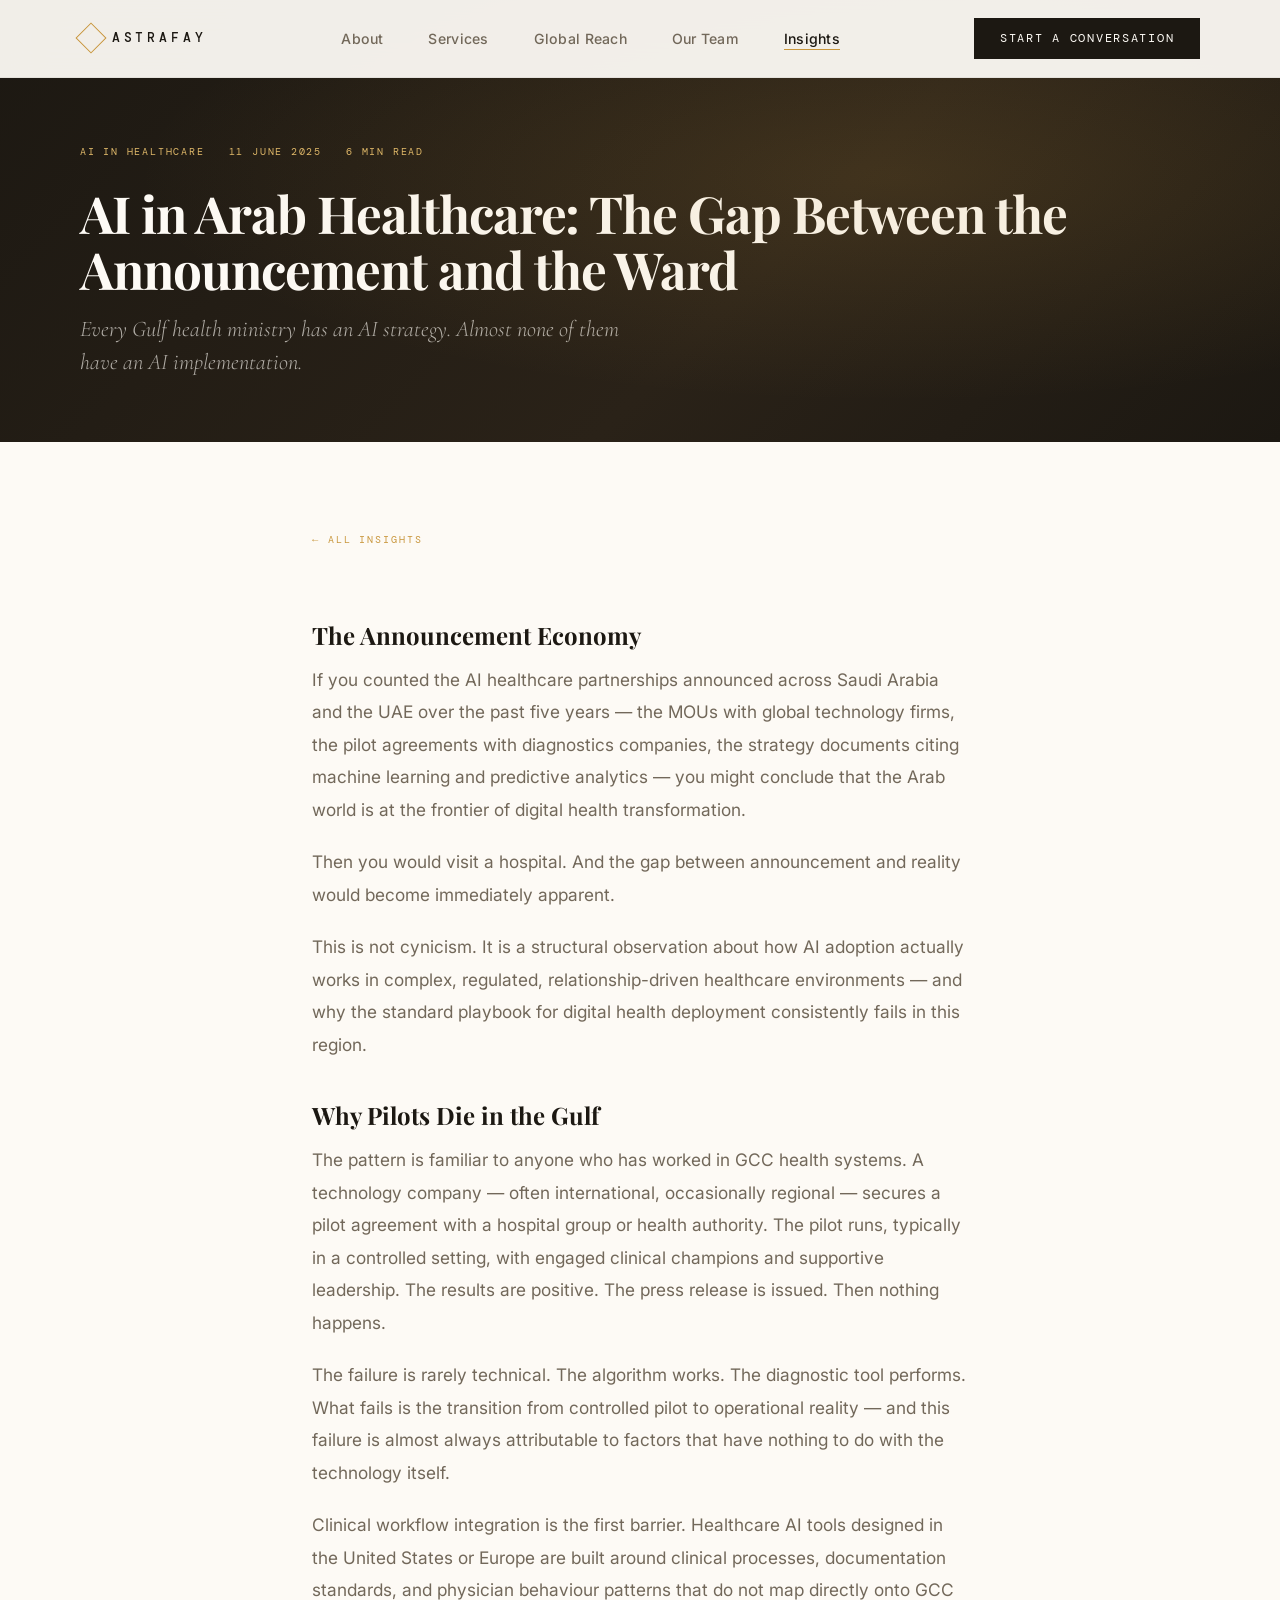
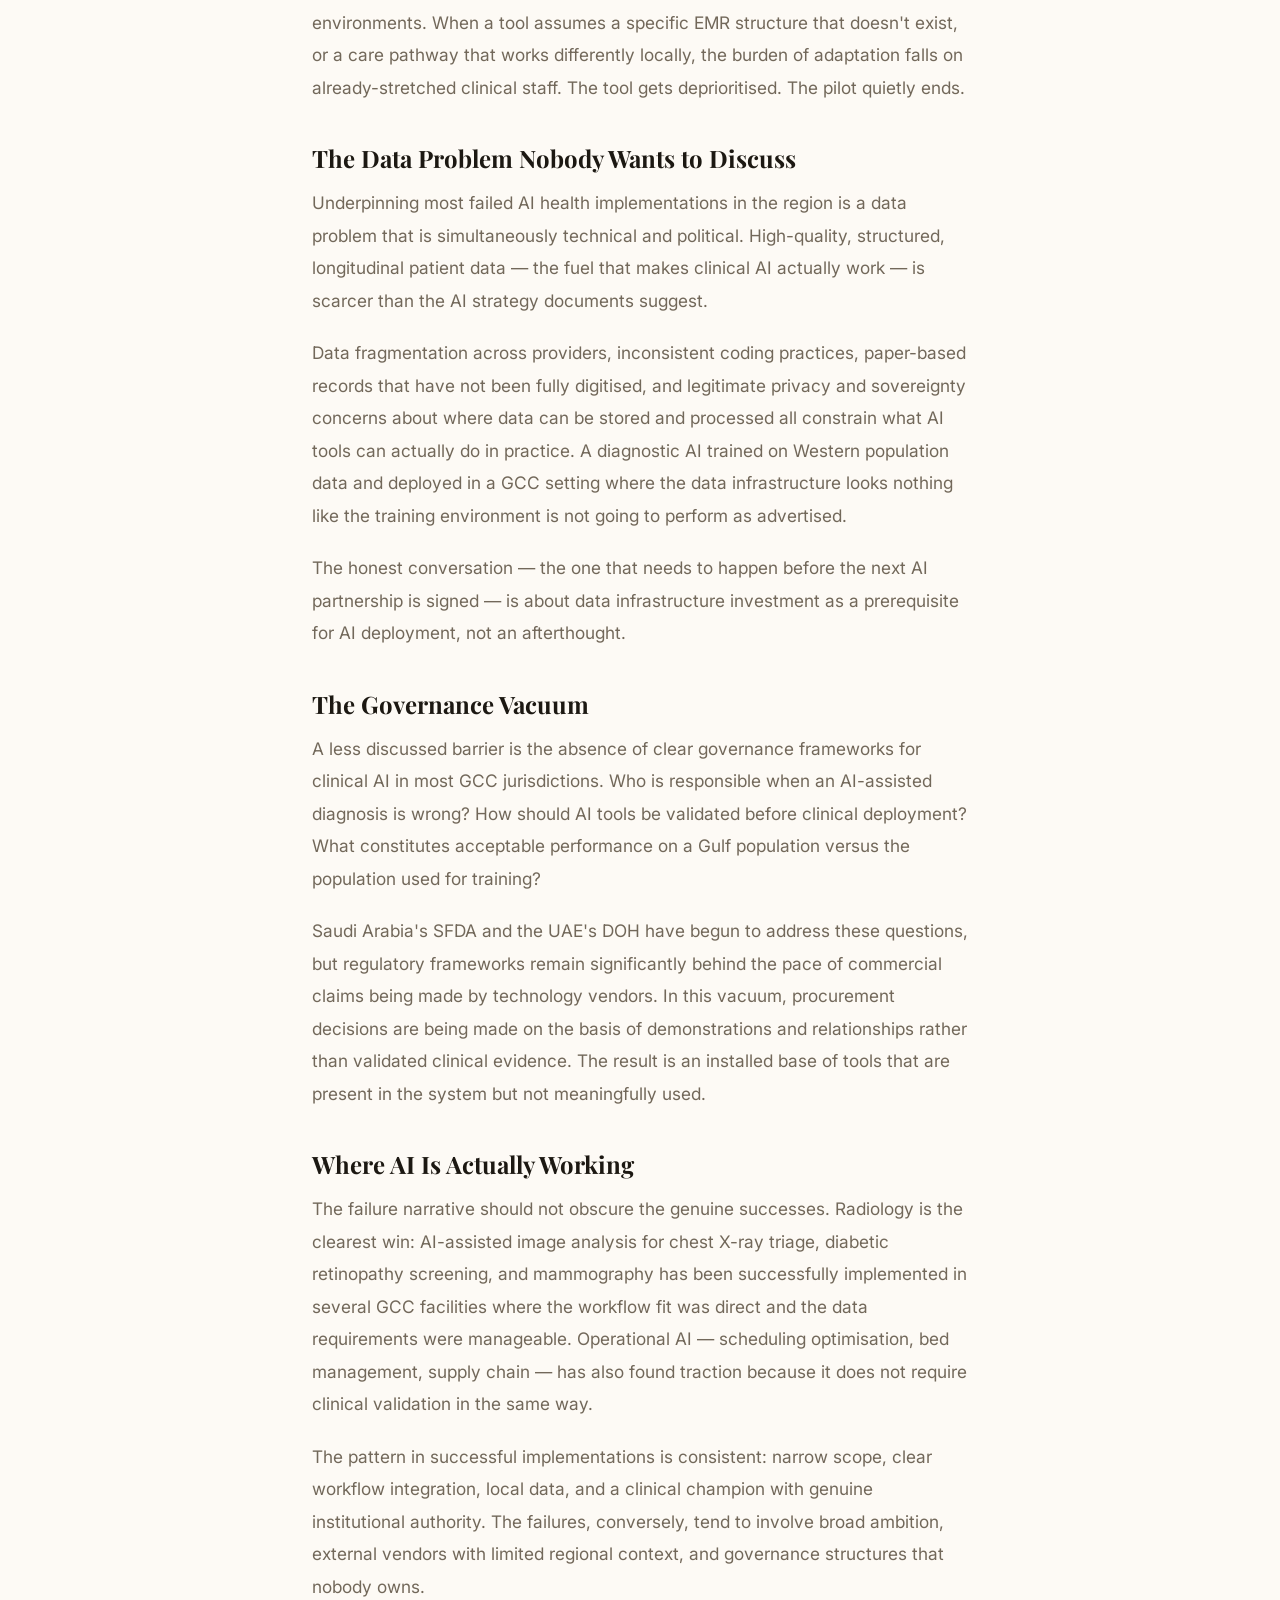
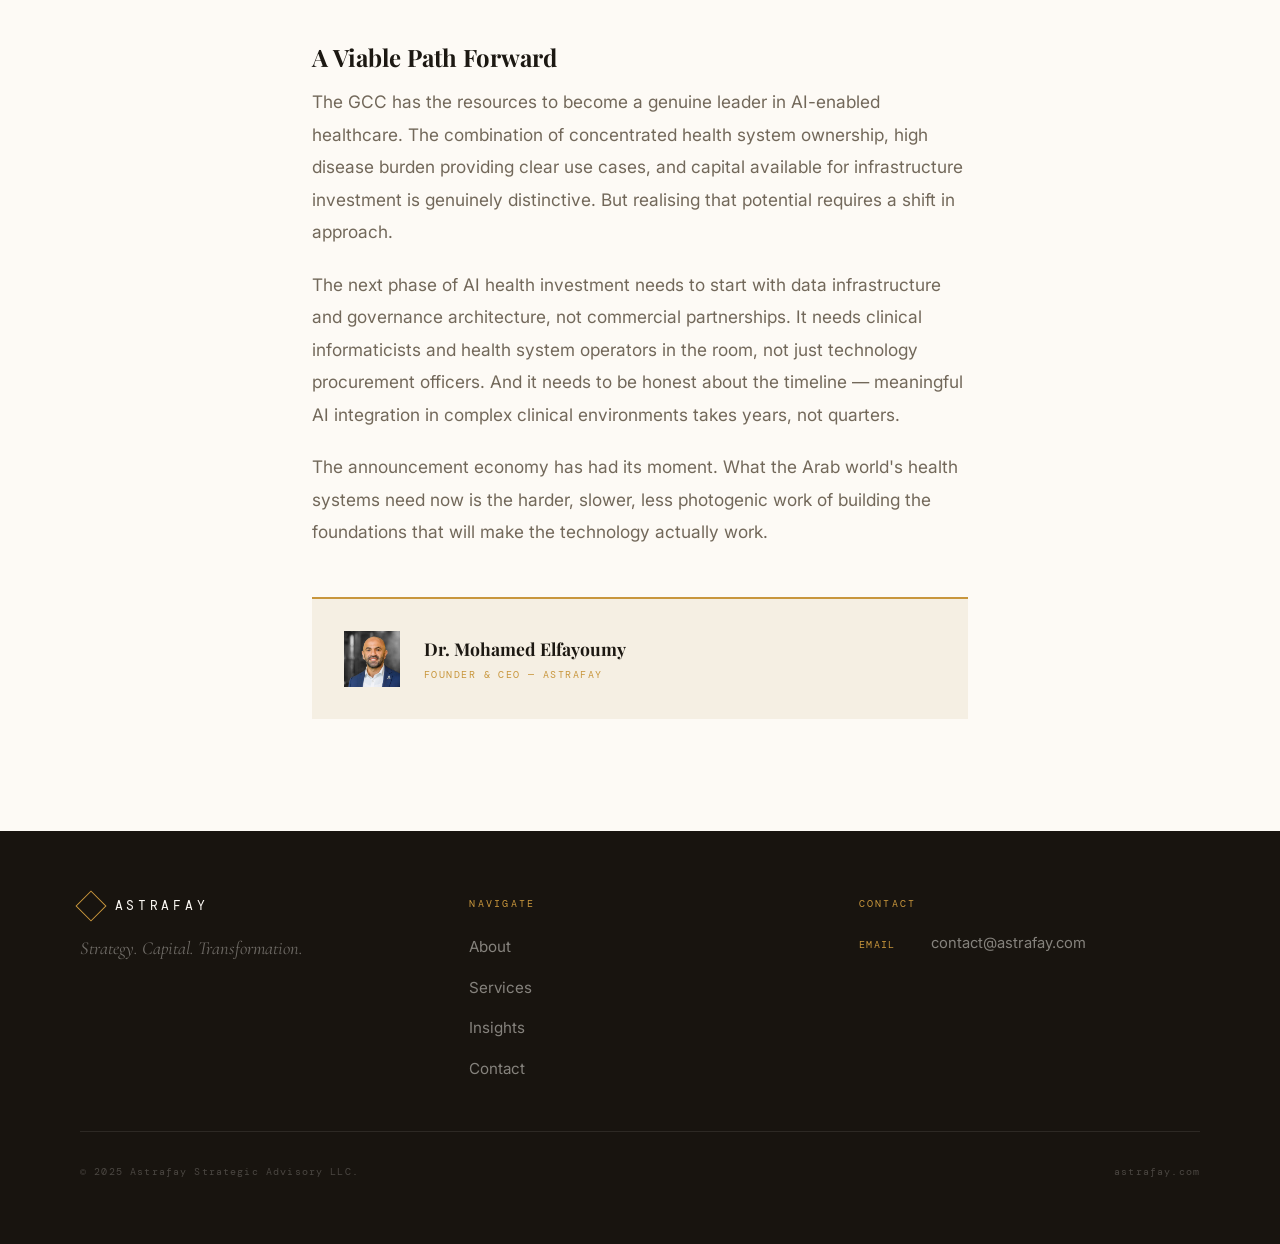
<file: insights/ai-arab-healthcare-implementation-gap.html>
<!DOCTYPE html>
<html lang="en">
<head>
  <meta charset="UTF-8"/>
  <meta name="viewport" content="width=device-width, initial-scale=1.0"/>
  <title>AI in Arab Healthcare: The Gap Between the Announcement and the Ward — Astrafay</title>
  <meta name="description" content="Every Gulf health ministry has an AI strategy. Almost none of them have an AI implementation."/>
  <link rel="preconnect" href="https://fonts.googleapis.com"/>
  <link rel="preconnect" href="https://fonts.gstatic.com" crossorigin/>
  <link href="https://fonts.googleapis.com/css2?family=Playfair+Display:ital,wght@0,700;0,800;1,400;1,700&family=Cormorant+Garamond:ital,wght@0,300;0,400;1,300;1,400&family=DM+Mono:wght@300;400;500&family=Inter:wght@400;500;600&display=swap" rel="stylesheet"/>
  <link rel="stylesheet" href="../style.css"/>
  <style>
    .ah{padding:9rem 0 4rem;background:linear-gradient(135deg,#1c1812 0%,#2a2218 60%,#1c1812 100%);position:relative;overflow:hidden;}
    .ah::before{content:'';position:absolute;inset:0;background:radial-gradient(ellipse at 70% 40%,rgba(200,150,60,0.15) 0%,transparent 60%);}
    .am{display:flex;gap:1.5rem;flex-wrap:wrap;margin-bottom:1.5rem;}
    .am span{font-family:var(--ff-mono);font-size:0.62rem;letter-spacing:0.18em;text-transform:uppercase;color:#e0b96a;}
    .at{font-family:var(--ff-head);font-size:clamp(2.2rem,4vw,3.8rem);font-weight:700;color:#fdfaf5;line-height:1.1;letter-spacing:-0.02em;margin-bottom:1rem;}
    .ad{font-family:'Cormorant Garamond',serif;font-size:1.4rem;font-style:italic;font-weight:300;color:rgba(253,250,245,0.65);line-height:1.45;max-width:55ch;}
    .ab{max-width:720px;margin:0 auto;padding:5rem 2rem 7rem;}
    .ab h2{font-family:var(--ff-head);font-size:1.5rem;font-weight:700;color:#1c1812;margin:2.5rem 0 0.9rem;line-height:1.2;}
    .ab p{font-size:1.08rem;color:#72685a;line-height:1.88;margin-bottom:1.25rem;}
    .aa{display:flex;align-items:center;gap:1.5rem;padding:2rem;background:#f5efe3;border-top:2px solid #c8963c;margin-top:3rem;}
    .aa img{width:56px;height:56px;object-fit:cover;object-position:center top;}
    .an{font-family:var(--ff-head);font-size:1.1rem;font-weight:700;color:#1c1812;}
    .ar{font-family:var(--ff-mono);font-size:0.6rem;letter-spacing:0.15em;text-transform:uppercase;color:#c8963c;margin-top:0.2rem;}
    .bl{font-family:var(--ff-mono);font-size:0.65rem;letter-spacing:0.18em;text-transform:uppercase;color:#c8963c;text-decoration:none;display:inline-flex;align-items:center;gap:0.4rem;margin-bottom:2rem;}
  </style>
</head>
<body>
<nav id="main-nav">
  <a href="../index.html" class="nav-logo"><span class="nav-logo-mark"></span>Astrafay</a>
  <ul class="nav-links">
    <li><a href="../about/index.html">About</a></li>
    <li><a href="../services/index.html">Services</a></li>
    <li><a href="../clients/index.html">Global Reach</a></li>
    <li><a href="../team/index.html">Our Team</a></li>
    <li><a href="../insights/index.html" class="active">Insights</a></li>
  </ul>
  <a href="../index.html#contact" class="nav-cta">Start a Conversation</a>
</nav>
<div class="ah">
  <div class="wrap">
    <div class="am"><span>AI in Healthcare</span><span>11 June 2025</span><span>6 min read</span></div>
    <h1 class="at">AI in Arab Healthcare: The Gap Between the Announcement and the Ward</h1>
    <p class="ad">Every Gulf health ministry has an AI strategy. Almost none of them have an AI implementation.</p>
  </div>
</div>
<div class="ab">
  <a href="../insights/index.html" class="bl">&larr; All Insights</a>
  <h2>The Announcement Economy</h2><p>If you counted the AI healthcare partnerships announced across Saudi Arabia and the UAE over the past five years — the MOUs with global technology firms, the pilot agreements with diagnostics companies, the strategy documents citing machine learning and predictive analytics — you might conclude that the Arab world is at the frontier of digital health transformation.</p><p>Then you would visit a hospital. And the gap between announcement and reality would become immediately apparent.</p><p>This is not cynicism. It is a structural observation about how AI adoption actually works in complex, regulated, relationship-driven healthcare environments — and why the standard playbook for digital health deployment consistently fails in this region.</p><h2>Why Pilots Die in the Gulf</h2><p>The pattern is familiar to anyone who has worked in GCC health systems. A technology company — often international, occasionally regional — secures a pilot agreement with a hospital group or health authority. The pilot runs, typically in a controlled setting, with engaged clinical champions and supportive leadership. The results are positive. The press release is issued. Then nothing happens.</p><p>The failure is rarely technical. The algorithm works. The diagnostic tool performs. What fails is the transition from controlled pilot to operational reality — and this failure is almost always attributable to factors that have nothing to do with the technology itself.</p><p>Clinical workflow integration is the first barrier. Healthcare AI tools designed in the United States or Europe are built around clinical processes, documentation standards, and physician behaviour patterns that do not map directly onto GCC environments. When a tool assumes a specific EMR structure that doesn't exist, or a care pathway that works differently locally, the burden of adaptation falls on already-stretched clinical staff. The tool gets deprioritised. The pilot quietly ends.</p><h2>The Data Problem Nobody Wants to Discuss</h2><p>Underpinning most failed AI health implementations in the region is a data problem that is simultaneously technical and political. High-quality, structured, longitudinal patient data — the fuel that makes clinical AI actually work — is scarcer than the AI strategy documents suggest.</p><p>Data fragmentation across providers, inconsistent coding practices, paper-based records that have not been fully digitised, and legitimate privacy and sovereignty concerns about where data can be stored and processed all constrain what AI tools can actually do in practice. A diagnostic AI trained on Western population data and deployed in a GCC setting where the data infrastructure looks nothing like the training environment is not going to perform as advertised.</p><p>The honest conversation — the one that needs to happen before the next AI partnership is signed — is about data infrastructure investment as a prerequisite for AI deployment, not an afterthought.</p><h2>The Governance Vacuum</h2><p>A less discussed barrier is the absence of clear governance frameworks for clinical AI in most GCC jurisdictions. Who is responsible when an AI-assisted diagnosis is wrong? How should AI tools be validated before clinical deployment? What constitutes acceptable performance on a Gulf population versus the population used for training?</p><p>Saudi Arabia's SFDA and the UAE's DOH have begun to address these questions, but regulatory frameworks remain significantly behind the pace of commercial claims being made by technology vendors. In this vacuum, procurement decisions are being made on the basis of demonstrations and relationships rather than validated clinical evidence. The result is an installed base of tools that are present in the system but not meaningfully used.</p><h2>Where AI Is Actually Working</h2><p>The failure narrative should not obscure the genuine successes. Radiology is the clearest win: AI-assisted image analysis for chest X-ray triage, diabetic retinopathy screening, and mammography has been successfully implemented in several GCC facilities where the workflow fit was direct and the data requirements were manageable. Operational AI — scheduling optimisation, bed management, supply chain — has also found traction because it does not require clinical validation in the same way.</p><p>The pattern in successful implementations is consistent: narrow scope, clear workflow integration, local data, and a clinical champion with genuine institutional authority. The failures, conversely, tend to involve broad ambition, external vendors with limited regional context, and governance structures that nobody owns.</p><h2>A Viable Path Forward</h2><p>The GCC has the resources to become a genuine leader in AI-enabled healthcare. The combination of concentrated health system ownership, high disease burden providing clear use cases, and capital available for infrastructure investment is genuinely distinctive. But realising that potential requires a shift in approach.</p><p>The next phase of AI health investment needs to start with data infrastructure and governance architecture, not commercial partnerships. It needs clinical informaticists and health system operators in the room, not just technology procurement officers. And it needs to be honest about the timeline — meaningful AI integration in complex clinical environments takes years, not quarters.</p><p>The announcement economy has had its moment. What the Arab world's health systems need now is the harder, slower, less photogenic work of building the foundations that will make the technology actually work.</p>
  <div class="aa">
    <img src="../headshot.jpeg" alt="Dr. Mohamed Elfayoumy"/>
    <div><div class="an">Dr. Mohamed Elfayoumy</div><div class="ar">Founder &amp; CEO &mdash; Astrafay</div></div>
  </div>
</div>
<footer>
  <div class="footer-inner">
    <div><div class="footer-logo-mark"><span class="nav-logo-mark"></span><span class="footer-brand">Astrafay</span></div><div class="footer-tagline">Strategy. Capital. Transformation.</div></div>
    <div><div class="footer-nav-title">Navigate</div><ul class="footer-nav-list"><li><a href="../about/index.html">About</a></li><li><a href="../services/index.html">Services</a></li><li><a href="../insights/index.html">Insights</a></li><li><a href="../index.html#contact">Contact</a></li></ul></div>
    <div><div class="footer-nav-title">Contact</div><div class="footer-contact-item"><span class="footer-contact-label">Email</span><span class="footer-contact-val">contact@astrafay.com</span></div></div>
  </div>
  <div class="footer-bottom"><span>&copy; 2025 Astrafay Strategic Advisory LLC.</span><span>astrafay.com</span></div>
</footer>
<script>const nav=document.getElementById('main-nav');window.addEventListener('scroll',()=>nav.classList.toggle('scrolled',window.scrollY>40));</script>
</body></html>
</file>
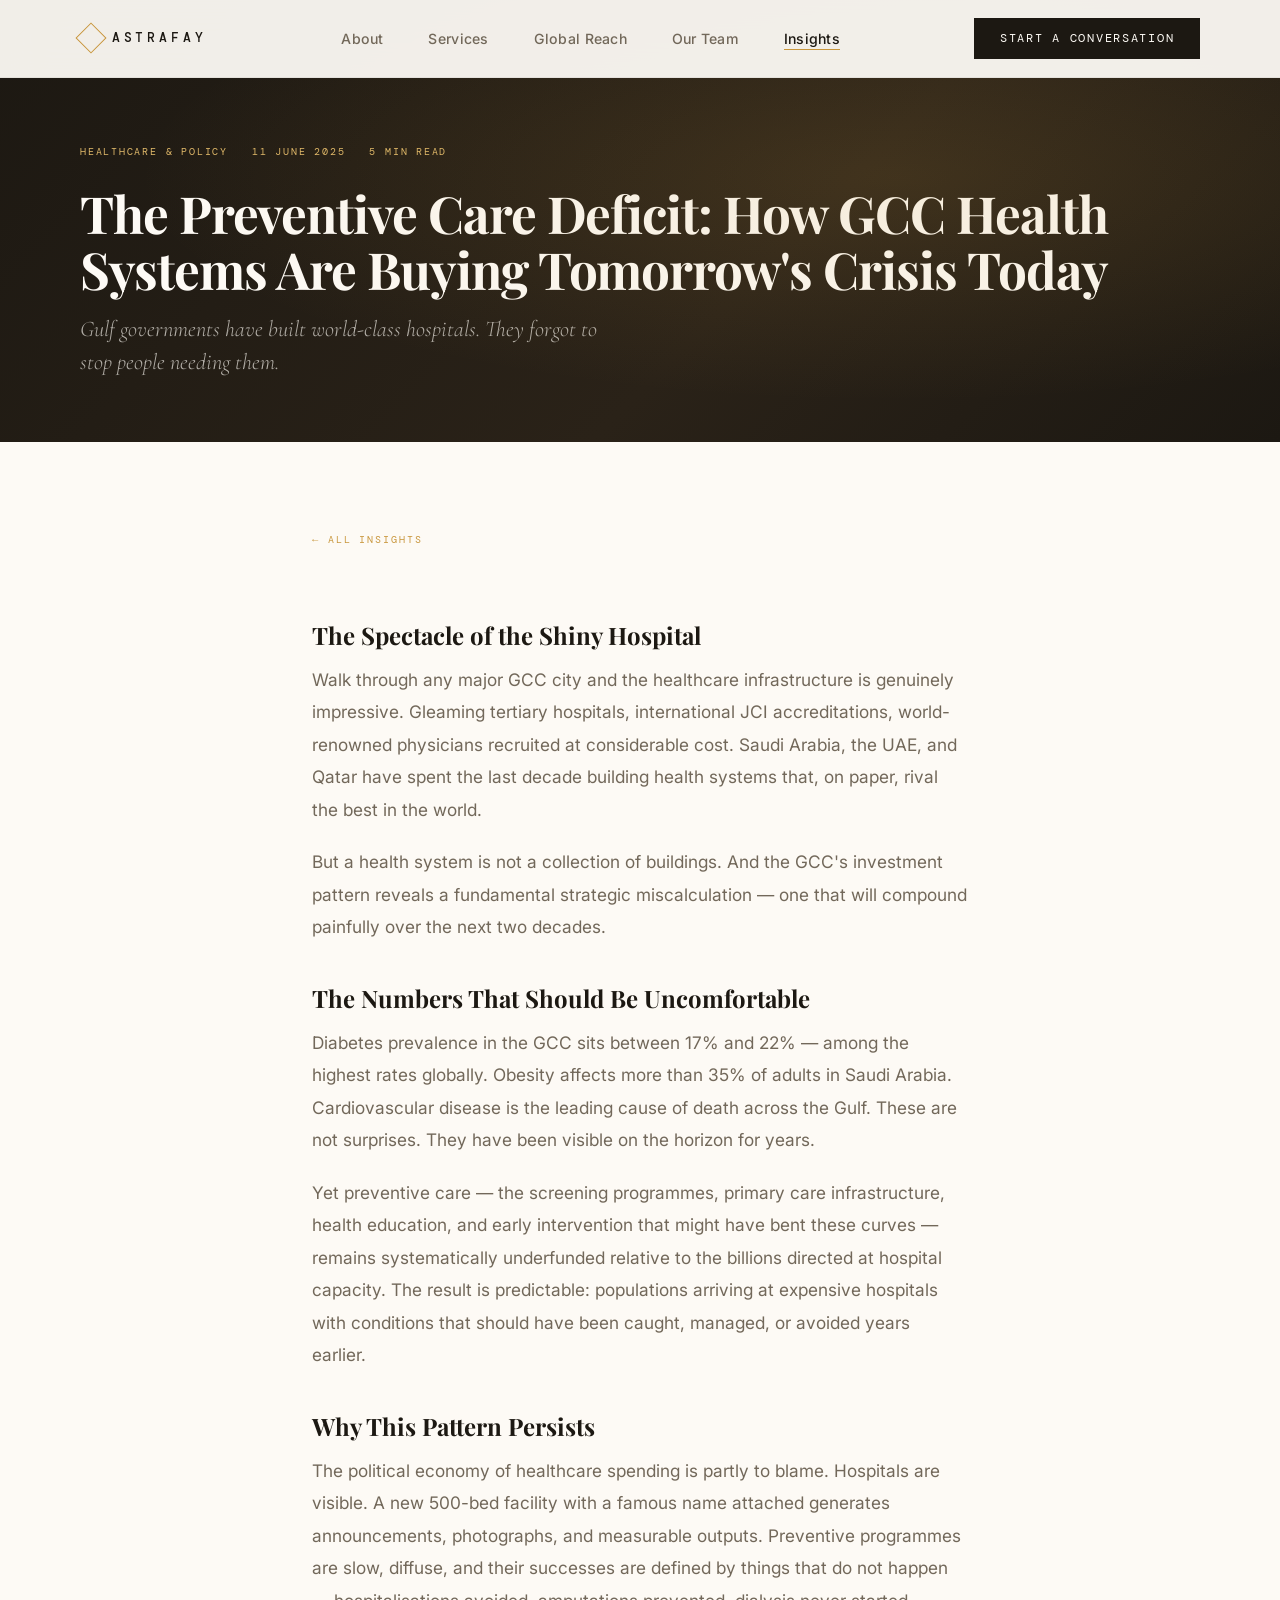
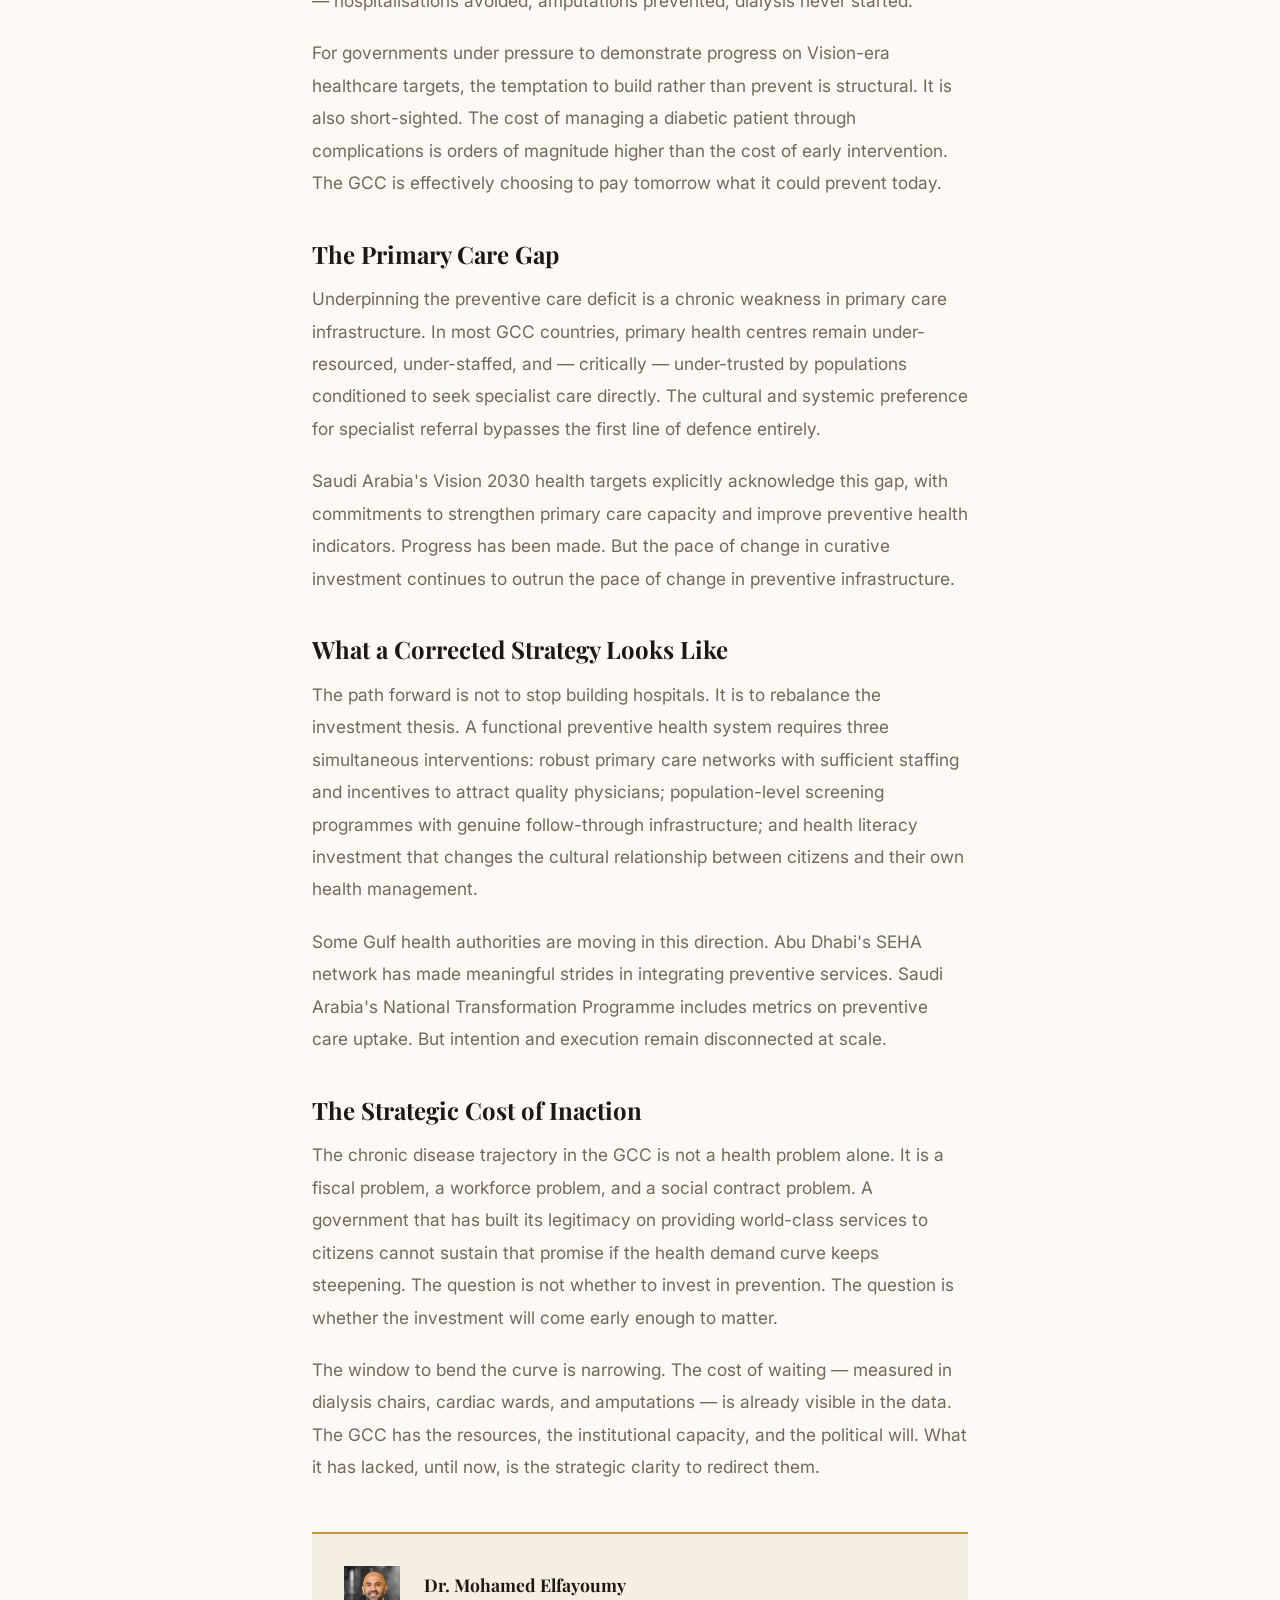
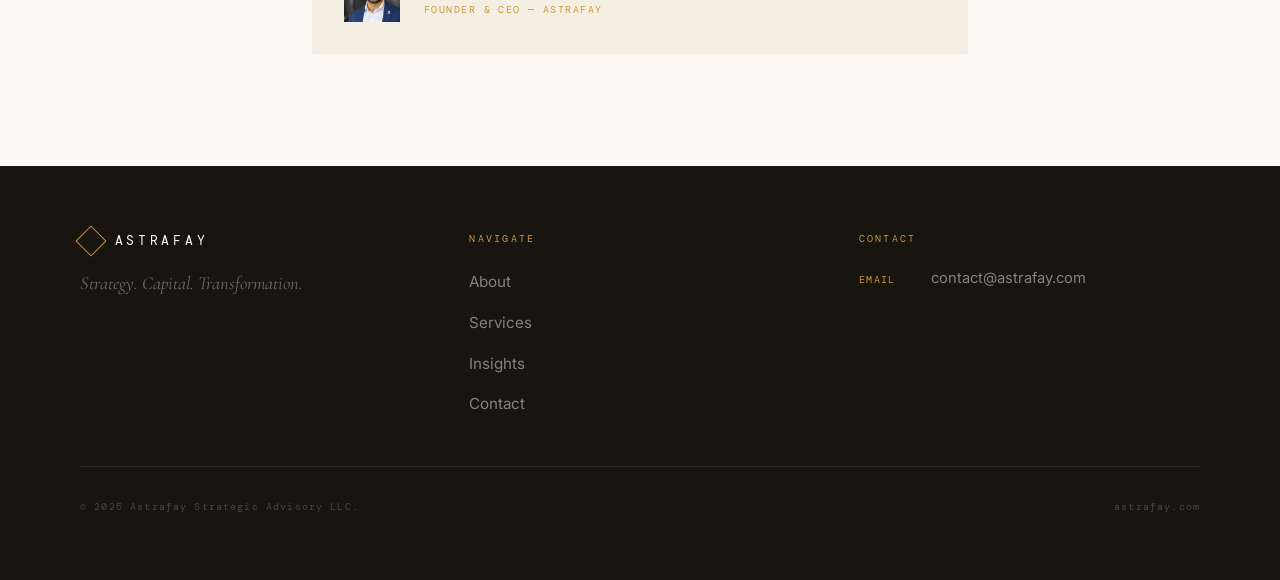
<file: insights/gcc-preventive-care-deficit.html>
<!DOCTYPE html>
<html lang="en">
<head>
  <meta charset="UTF-8"/>
  <meta name="viewport" content="width=device-width, initial-scale=1.0"/>
  <title>The Preventive Care Deficit: How GCC Health Systems Are Buying Tomorrow's Crisis Today — Astrafay</title>
  <meta name="description" content="Gulf governments have built world-class hospitals. They forgot to stop people needing them."/>
  <link rel="preconnect" href="https://fonts.googleapis.com"/>
  <link rel="preconnect" href="https://fonts.gstatic.com" crossorigin/>
  <link href="https://fonts.googleapis.com/css2?family=Playfair+Display:ital,wght@0,700;0,800;1,400;1,700&family=Cormorant+Garamond:ital,wght@0,300;0,400;1,300;1,400&family=DM+Mono:wght@300;400;500&family=Inter:wght@400;500;600&display=swap" rel="stylesheet"/>
  <link rel="stylesheet" href="../style.css"/>
  <style>
    .ah{padding:9rem 0 4rem;background:linear-gradient(135deg,#1c1812 0%,#2a2218 60%,#1c1812 100%);position:relative;overflow:hidden;}
    .ah::before{content:'';position:absolute;inset:0;background:radial-gradient(ellipse at 70% 40%,rgba(200,150,60,0.15) 0%,transparent 60%);}
    .am{display:flex;gap:1.5rem;flex-wrap:wrap;margin-bottom:1.5rem;}
    .am span{font-family:var(--ff-mono);font-size:0.62rem;letter-spacing:0.18em;text-transform:uppercase;color:#e0b96a;}
    .at{font-family:var(--ff-head);font-size:clamp(2.2rem,4vw,3.8rem);font-weight:700;color:#fdfaf5;line-height:1.1;letter-spacing:-0.02em;margin-bottom:1rem;}
    .ad{font-family:'Cormorant Garamond',serif;font-size:1.4rem;font-style:italic;font-weight:300;color:rgba(253,250,245,0.65);line-height:1.45;max-width:55ch;}
    .ab{max-width:720px;margin:0 auto;padding:5rem 2rem 7rem;}
    .ab h2{font-family:var(--ff-head);font-size:1.5rem;font-weight:700;color:#1c1812;margin:2.5rem 0 0.9rem;line-height:1.2;}
    .ab p{font-size:1.08rem;color:#72685a;line-height:1.88;margin-bottom:1.25rem;}
    .aa{display:flex;align-items:center;gap:1.5rem;padding:2rem;background:#f5efe3;border-top:2px solid #c8963c;margin-top:3rem;}
    .aa img{width:56px;height:56px;object-fit:cover;object-position:center top;}
    .an{font-family:var(--ff-head);font-size:1.1rem;font-weight:700;color:#1c1812;}
    .ar{font-family:var(--ff-mono);font-size:0.6rem;letter-spacing:0.15em;text-transform:uppercase;color:#c8963c;margin-top:0.2rem;}
    .bl{font-family:var(--ff-mono);font-size:0.65rem;letter-spacing:0.18em;text-transform:uppercase;color:#c8963c;text-decoration:none;display:inline-flex;align-items:center;gap:0.4rem;margin-bottom:2rem;}
  </style>
</head>
<body>
<nav id="main-nav">
  <a href="../index.html" class="nav-logo"><span class="nav-logo-mark"></span>Astrafay</a>
  <ul class="nav-links">
    <li><a href="../about/index.html">About</a></li>
    <li><a href="../services/index.html">Services</a></li>
    <li><a href="../clients/index.html">Global Reach</a></li>
    <li><a href="../team/index.html">Our Team</a></li>
    <li><a href="../insights/index.html" class="active">Insights</a></li>
  </ul>
  <a href="../index.html#contact" class="nav-cta">Start a Conversation</a>
</nav>
<div class="ah">
  <div class="wrap">
    <div class="am"><span>Healthcare & Policy</span><span>11 June 2025</span><span>5 min read</span></div>
    <h1 class="at">The Preventive Care Deficit: How GCC Health Systems Are Buying Tomorrow's Crisis Today</h1>
    <p class="ad">Gulf governments have built world-class hospitals. They forgot to stop people needing them.</p>
  </div>
</div>
<div class="ab">
  <a href="../insights/index.html" class="bl">&larr; All Insights</a>
  <h2>The Spectacle of the Shiny Hospital</h2><p>Walk through any major GCC city and the healthcare infrastructure is genuinely impressive. Gleaming tertiary hospitals, international JCI accreditations, world-renowned physicians recruited at considerable cost. Saudi Arabia, the UAE, and Qatar have spent the last decade building health systems that, on paper, rival the best in the world.</p><p>But a health system is not a collection of buildings. And the GCC's investment pattern reveals a fundamental strategic miscalculation — one that will compound painfully over the next two decades.</p><h2>The Numbers That Should Be Uncomfortable</h2><p>Diabetes prevalence in the GCC sits between 17% and 22% — among the highest rates globally. Obesity affects more than 35% of adults in Saudi Arabia. Cardiovascular disease is the leading cause of death across the Gulf. These are not surprises. They have been visible on the horizon for years.</p><p>Yet preventive care — the screening programmes, primary care infrastructure, health education, and early intervention that might have bent these curves — remains systematically underfunded relative to the billions directed at hospital capacity. The result is predictable: populations arriving at expensive hospitals with conditions that should have been caught, managed, or avoided years earlier.</p><h2>Why This Pattern Persists</h2><p>The political economy of healthcare spending is partly to blame. Hospitals are visible. A new 500-bed facility with a famous name attached generates announcements, photographs, and measurable outputs. Preventive programmes are slow, diffuse, and their successes are defined by things that do not happen — hospitalisations avoided, amputations prevented, dialysis never started.</p><p>For governments under pressure to demonstrate progress on Vision-era healthcare targets, the temptation to build rather than prevent is structural. It is also short-sighted. The cost of managing a diabetic patient through complications is orders of magnitude higher than the cost of early intervention. The GCC is effectively choosing to pay tomorrow what it could prevent today.</p><h2>The Primary Care Gap</h2><p>Underpinning the preventive care deficit is a chronic weakness in primary care infrastructure. In most GCC countries, primary health centres remain under-resourced, under-staffed, and — critically — under-trusted by populations conditioned to seek specialist care directly. The cultural and systemic preference for specialist referral bypasses the first line of defence entirely.</p><p>Saudi Arabia's Vision 2030 health targets explicitly acknowledge this gap, with commitments to strengthen primary care capacity and improve preventive health indicators. Progress has been made. But the pace of change in curative investment continues to outrun the pace of change in preventive infrastructure.</p><h2>What a Corrected Strategy Looks Like</h2><p>The path forward is not to stop building hospitals. It is to rebalance the investment thesis. A functional preventive health system requires three simultaneous interventions: robust primary care networks with sufficient staffing and incentives to attract quality physicians; population-level screening programmes with genuine follow-through infrastructure; and health literacy investment that changes the cultural relationship between citizens and their own health management.</p><p>Some Gulf health authorities are moving in this direction. Abu Dhabi's SEHA network has made meaningful strides in integrating preventive services. Saudi Arabia's National Transformation Programme includes metrics on preventive care uptake. But intention and execution remain disconnected at scale.</p><h2>The Strategic Cost of Inaction</h2><p>The chronic disease trajectory in the GCC is not a health problem alone. It is a fiscal problem, a workforce problem, and a social contract problem. A government that has built its legitimacy on providing world-class services to citizens cannot sustain that promise if the health demand curve keeps steepening. The question is not whether to invest in prevention. The question is whether the investment will come early enough to matter.</p><p>The window to bend the curve is narrowing. The cost of waiting — measured in dialysis chairs, cardiac wards, and amputations — is already visible in the data. The GCC has the resources, the institutional capacity, and the political will. What it has lacked, until now, is the strategic clarity to redirect them.</p>
  <div class="aa">
    <img src="../headshot.jpeg" alt="Dr. Mohamed Elfayoumy"/>
    <div><div class="an">Dr. Mohamed Elfayoumy</div><div class="ar">Founder &amp; CEO &mdash; Astrafay</div></div>
  </div>
</div>
<footer>
  <div class="footer-inner">
    <div><div class="footer-logo-mark"><span class="nav-logo-mark"></span><span class="footer-brand">Astrafay</span></div><div class="footer-tagline">Strategy. Capital. Transformation.</div></div>
    <div><div class="footer-nav-title">Navigate</div><ul class="footer-nav-list"><li><a href="../about/index.html">About</a></li><li><a href="../services/index.html">Services</a></li><li><a href="../insights/index.html">Insights</a></li><li><a href="../index.html#contact">Contact</a></li></ul></div>
    <div><div class="footer-nav-title">Contact</div><div class="footer-contact-item"><span class="footer-contact-label">Email</span><span class="footer-contact-val">contact@astrafay.com</span></div></div>
  </div>
  <div class="footer-bottom"><span>&copy; 2025 Astrafay Strategic Advisory LLC.</span><span>astrafay.com</span></div>
</footer>
<script>const nav=document.getElementById('main-nav');window.addEventListener('scroll',()=>nav.classList.toggle('scrolled',window.scrollY>40));</script>
</body></html>
</file>
<file: style.css>
*, *::before, *::after { box-sizing: border-box; margin: 0; padding: 0; }

:root {
  /* ── Palette — warmer, more colourful, easier on the eye ── */
  --ink:        #1c1812;
  --paper:      #fdfaf5;
  --cream:      #f5efe3;
  --cream-2:    #ede5d4;
  --warm-white: #ffffff;

  /* Gold — slightly richer, less muted */
  --gold:       #c8963c;
  --gold-lt:    #e0b96a;
  --gold-pale:  #f5e6cc;
  --gold-dim:   rgba(200,150,60,0.15);

  /* Accents — a warm teal-sage for variety without clashing */
  --sage:       #6b8c7a;
  --sage-lt:    #a8c4b4;
  --sage-pale:  #e8f0ec;

  /* Text tones — warmer greys, less stone-cold */
  --mid:        #72685a;
  --light:      #a89e8e;
  --rule:       rgba(28,24,18,0.11);
  --rule-lt:    rgba(28,24,18,0.06);

  --ff-head:    'Playfair Display', Georgia, serif;
  --ff-sub:     'Cormorant Garamond', Georgia, serif;
  --ff-mono:    'DM Mono', monospace;
  --ff-body:    'Inter', system-ui, sans-serif;
}

html { scroll-behavior: smooth; }

body {
  background: var(--paper);
  color: var(--ink);
  font-family: var(--ff-body);
  font-size: 18px;          /* up from 17px */
  line-height: 1.68;
  overflow-x: hidden;
}

/* ── NAV ── */
nav {
  position: fixed; top: 0; left: 0; right: 0; z-index: 200;
  display: flex; align-items: center; justify-content: space-between;
  padding: 1.1rem 5rem;
  background: rgba(253,250,245,0.95);
  backdrop-filter: blur(18px);
  border-bottom: 1px solid var(--rule-lt);
  transition: box-shadow 0.3s;
}

nav.scrolled { box-shadow: 0 2px 28px rgba(28,24,18,0.08); }

.nav-logo {
  font-family: var(--ff-mono);
  font-size: 0.82rem;
  font-weight: 500;
  letter-spacing: 0.3em;
  text-transform: uppercase;
  color: var(--ink);
  text-decoration: none;
  display: flex; align-items: center; gap: 0.6rem;
}

.nav-logo-mark {
  width: 22px; height: 22px;
  border: 1.5px solid var(--gold);
  transform: rotate(45deg);
  display: inline-block;
  flex-shrink: 0;
}

.nav-links { display: flex; gap: 2.8rem; list-style: none; }

.nav-links a {
  font-family: var(--ff-body);
  font-size: 0.88rem;
  font-weight: 500;
  letter-spacing: 0.02em;
  color: var(--mid);
  text-decoration: none;
  transition: color 0.2s;
  position: relative;
}

.nav-links a::after {
  content: '';
  position: absolute; bottom: -3px; left: 0;
  width: 0; height: 1px;
  background: var(--gold);
  transition: width 0.25s;
}

.nav-links a:hover { color: var(--ink); }
.nav-links a:hover::after,
.nav-links a.active::after { width: 100%; }
.nav-links a.active { color: var(--ink); }

.nav-cta {
  font-family: var(--ff-mono);
  font-size: 0.72rem;
  letter-spacing: 0.15em;
  text-transform: uppercase;
  color: var(--paper);
  background: var(--ink);
  padding: 0.7rem 1.6rem;
  text-decoration: none;
  transition: background 0.2s, color 0.2s;
}

.nav-cta:hover { background: var(--gold); color: var(--ink); }

/* ── LOGO TICKER (shared style for both tickers) ── */
.logo-ticker {
  overflow: hidden;
  padding: 1.4rem 0;
  background: var(--cream);
  border-top: 1px solid var(--rule-lt);
  border-bottom: 1px solid var(--rule-lt);
  position: relative; z-index: 1;
}

.logo-ticker-track {
  display: flex; align-items: center;
  animation: ticker-ltr 55s linear infinite;
  white-space: nowrap;
  will-change: transform;
}

.logo-ticker-track.reverse { animation: ticker-rtl 50s linear infinite; }

.logo-ticker-item {
  display: inline-flex; align-items: center;
  padding: 0 2.8rem; gap: 2.8rem;
  flex-shrink: 0;
}

.logo-ticker-item::after { content:'·'; color: var(--gold); font-size:1.2rem; }

.logo-ticker-item img {
  height: 22px; width: auto; max-width: 100px;
  object-fit: contain;
  filter: grayscale(100%) opacity(0.45);
  transition: filter 0.2s;
}

.logo-ticker-item:hover img { filter: grayscale(0%) opacity(0.85); }

.logo-ticker-text {
  font-family: var(--ff-mono);
  font-size: 0.67rem;
  letter-spacing: 0.2em;
  text-transform: uppercase;
  color: var(--light);
  white-space: nowrap;
  transition: color 0.2s;
}

.logo-ticker-item:hover .logo-ticker-text { color: var(--gold); }

@keyframes ticker-ltr { from { transform: translateX(0); }    to { transform: translateX(-50%); } }
@keyframes ticker-rtl { from { transform: translateX(-50%); } to { transform: translateX(0); } }

/* ── SHARED LAYOUT ── */
section { position: relative; z-index: 1; }

.wrap {
  max-width: 1320px;
  margin: 0 auto;
  padding: 0 5rem;
}

.section-pad    { padding: 7rem 0; }
.section-pad-sm { padding: 4rem 0; }

.eyebrow {
  font-family: var(--ff-mono);
  font-size: 0.7rem;
  letter-spacing: 0.28em;
  text-transform: uppercase;
  color: var(--gold);
  display: flex; align-items: center; gap: 0.8rem;
  margin-bottom: 1.2rem;
}

.eyebrow::before {
  content: '';
  display: block; width: 1.75rem; height: 1px;
  background: var(--gold);
  flex-shrink: 0;
}

/* ── TYPOGRAPHY ── */
h2.display {
  font-family: var(--ff-head);
  font-size: clamp(3rem, 4.8vw, 4.8rem);   /* up from 2.8–4.5 */
  font-weight: 700;
  line-height: 1.08;
  letter-spacing: -0.02em;
  color: var(--ink);
}

h2.display em { font-style: italic; font-weight: 400; color: var(--gold); }

h3.sub-display {
  font-family: var(--ff-sub);
  font-size: clamp(1.8rem, 2.8vw, 2.5rem);  /* up from 1.6–2.2 */
  font-weight: 400;
  line-height: 1.25;
  color: var(--ink);
}

h3.sub-display em { font-style: italic; color: var(--gold); }

.body-lg {
  font-size: 1.15rem;                /* up from 1.08 */
  color: var(--mid);
  line-height: 1.82;
  max-width: 62ch;
}

.body-md {
  font-size: 1rem;                   /* up from 0.95 */
  color: var(--mid);
  line-height: 1.8;
}

/* ── DIVIDER ── */
.rule-line { border: none; border-top: 1px solid var(--rule); margin: 0; }

/* ── BUTTONS ── */
.btn {
  display: inline-block;
  font-family: var(--ff-mono);
  font-size: 0.72rem;
  letter-spacing: 0.18em;
  text-transform: uppercase;
  text-decoration: none;
  padding: 1rem 2.2rem;
  transition: background 0.2s, color 0.2s, border-color 0.2s;
}

.btn-dark    { background: var(--ink);  color: var(--paper); }
.btn-dark:hover { background: var(--gold); color: var(--ink); }

.btn-outline { border: 1px solid rgba(28,24,18,0.2); color: var(--ink); }
.btn-outline:hover { border-color: var(--gold); color: var(--gold); }

.btn-gold    { background: var(--gold); color: var(--ink); }
.btn-gold:hover { background: var(--ink); color: var(--paper); }

/* ── GRID CARD ── */
.grid-card {
  border-top: 1px solid var(--rule);
  padding: 2.5rem 0;
  position: relative;
  transition: padding-left 0.25s;
}

.grid-card::before {
  content: '';
  position: absolute; top: -1px; left: 0;
  width: 0; height: 2px;
  background: var(--gold);
  transition: width 0.35s ease;
}

.grid-card:hover::before { width: 100%; }
.grid-card:hover { padding-left: 0.5rem; }

/* ── PAGE HERO (subpages) ── */
.page-hero {
  padding: 10rem 0 5.5rem;
  background: linear-gradient(135deg, #1c1812 0%, #2a2218 60%, #1c1812 100%);
  position: relative; overflow: hidden;
}

.page-hero::before {
  content: '';
  position: absolute; inset: 0;
  background:
    radial-gradient(ellipse at 75% 45%, rgba(200,150,60,0.18) 0%, transparent 60%),
    radial-gradient(ellipse at 20% 80%, rgba(107,140,122,0.08) 0%, transparent 50%);
  pointer-events: none;
}

.page-hero .eyebrow { color: var(--gold-lt); }
.page-hero .eyebrow::before { background: var(--gold-lt); }
.page-hero h1 { color: var(--paper); }
.page-hero .body-lg { color: rgba(253,250,245,0.65); max-width: 55ch; }

/* ── FORM ── */
.form-group { margin-bottom: 1.5rem; }

.form-label {
  display: block;
  font-family: var(--ff-mono);
  font-size: 0.67rem;
  letter-spacing: 0.2em;
  text-transform: uppercase;
  color: var(--mid);
  margin-bottom: 0.55rem;
}

.form-input, .form-textarea, .form-select {
  width: 100%;
  background: var(--warm-white);
  border: 1px solid var(--rule);
  border-radius: 0;
  padding: 0.9rem 1.1rem;
  font-family: var(--ff-body);
  font-size: 1rem;
  color: var(--ink);
  outline: none;
  transition: border-color 0.2s;
  -webkit-appearance: none;
}

.form-input:focus, .form-textarea:focus, .form-select:focus {
  border-color: var(--gold);
}

.form-textarea { resize: vertical; min-height: 130px; }

.form-submit {
  font-family: var(--ff-mono);
  font-size: 0.72rem;
  letter-spacing: 0.18em;
  text-transform: uppercase;
  background: var(--ink);
  color: var(--paper);
  border: none;
  padding: 1.1rem 2.5rem;
  cursor: pointer;
  transition: background 0.2s;
  width: 100%;
}

.form-submit:hover { background: var(--gold); color: var(--ink); }

/* ── FOOTER ── */
footer {
  background: #18140f;
  padding: 4rem 5rem;
  position: relative; z-index: 1;
}

.footer-inner {
  max-width: 1320px; margin: 0 auto;
  display: grid;
  grid-template-columns: 1fr 1fr 1fr;
  gap: 3rem;
  padding-bottom: 3rem;
  border-bottom: 1px solid rgba(253,250,245,0.09);
}

.footer-logo-mark { display: flex; align-items: center; gap: 0.8rem; margin-bottom: 1rem; }
.footer-logo-mark .nav-logo-mark { border-color: var(--gold); }

.footer-brand {
  font-family: var(--ff-mono);
  font-size: 0.82rem;
  letter-spacing: 0.28em;
  text-transform: uppercase;
  color: var(--paper);
}

.footer-tagline {
  font-family: var(--ff-sub);
  font-size: 1.15rem;
  font-style: italic;
  color: rgba(253,250,245,0.38);
  margin-top: 0.5rem;
}

.footer-nav-title {
  font-family: var(--ff-mono);
  font-size: 0.64rem;
  letter-spacing: 0.22em;
  text-transform: uppercase;
  color: var(--gold);
  margin-bottom: 1.2rem;
}

.footer-nav-list { list-style: none; display: flex; flex-direction: column; gap: 0.65rem; }

.footer-nav-list a {
  font-size: 0.95rem;
  color: rgba(253,250,245,0.48);
  text-decoration: none;
  transition: color 0.2s;
}

.footer-nav-list a:hover { color: var(--paper); }

.footer-contact-item { display: flex; gap: 1rem; margin-bottom: 0.75rem; align-items: baseline; }

.footer-contact-label {
  font-family: var(--ff-mono);
  font-size: 0.6rem;
  letter-spacing: 0.15em;
  text-transform: uppercase;
  color: var(--gold);
  min-width: 3.5rem;
  flex-shrink: 0;
}

.footer-contact-val { font-size: 0.92rem; color: rgba(253,250,245,0.48); }

.footer-bottom {
  max-width: 1320px; margin: 0 auto;
  display: flex; justify-content: space-between; align-items: center;
  padding-top: 2rem;
  font-family: var(--ff-mono);
  font-size: 0.6rem;
  letter-spacing: 0.12em;
  color: rgba(253,250,245,0.22);
}

/* ── ANIMATIONS ── */
.fade-up {
  opacity: 0;
  transform: translateY(20px);
  transition: opacity 0.72s ease, transform 0.72s ease;
}

.fade-up.visible { opacity: 1; transform: translateY(0); }

/* ── RESPONSIVE ── */
@media (max-width: 1100px) {
  nav { padding: 1rem 2rem; }
  .wrap { padding: 0 2rem; }
  footer { padding: 3rem 2rem; }
  .footer-inner { grid-template-columns: 1fr 1fr; }
  .nav-links { display: none; }
}

@media (max-width: 700px) {
  .footer-inner { grid-template-columns: 1fr; }
  .footer-bottom { flex-direction: column; gap: 0.5rem; text-align: center; }
}
</file>
